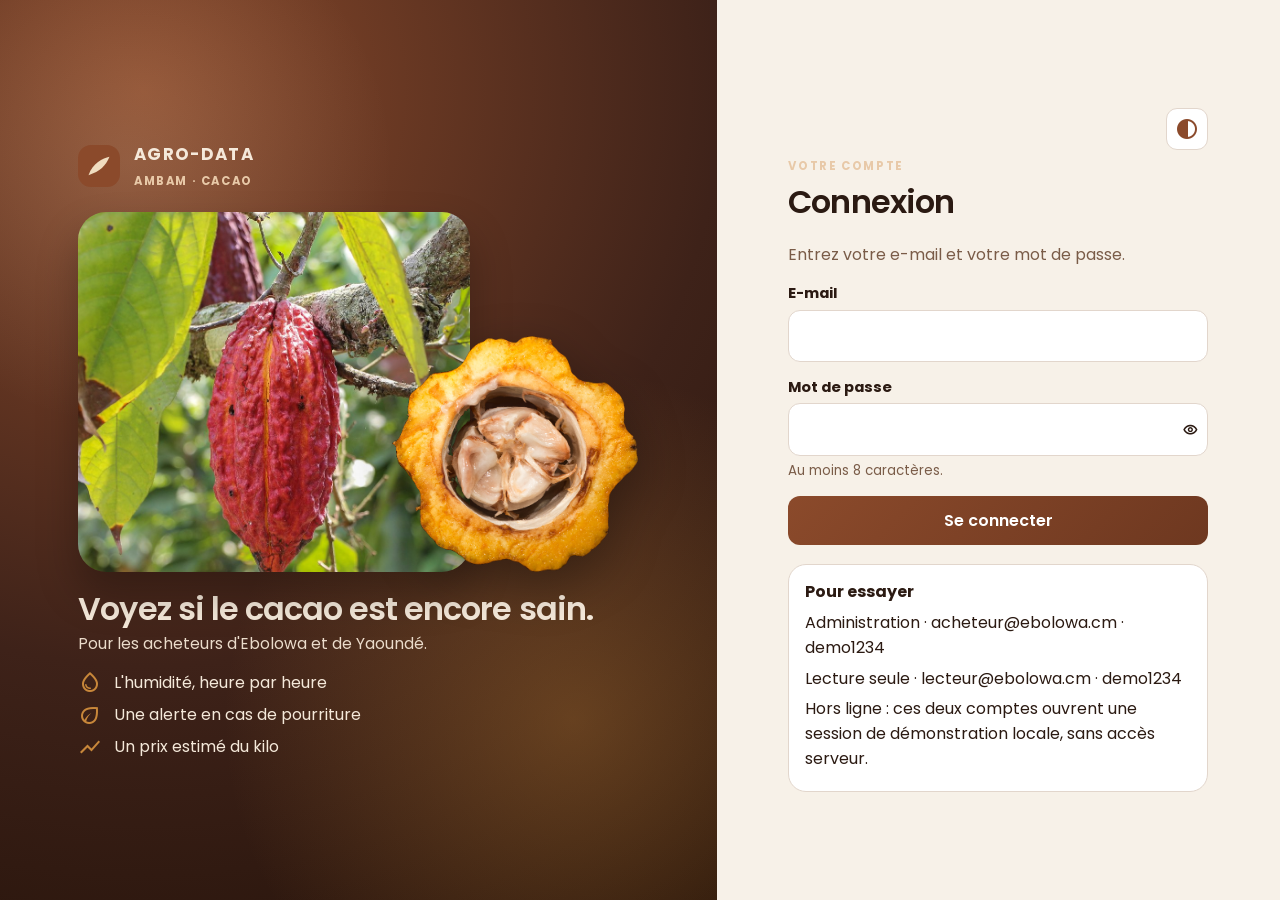
<file: dashboard/index.html>
<!--
  Rôle : page de connexion du dashboard acheteur.
  Auteur : NEGOUE Patrick
  Bloc : B (MOD-B4)
-->
<!DOCTYPE html>
<html lang="fr">
<head>
  <meta charset="utf-8">
  <meta name="viewport" content="width=device-width, initial-scale=1">
  <title>Connexion · AGRO-DATA</title>
  <link rel="icon" href="data:image/svg+xml,%3Csvg xmlns='http://www.w3.org/2000/svg' viewBox='0 0 32 32'%3E%3Crect width='32' height='32' rx='8' fill='%238b4a2b'/%3E%3Cpath d='M8 23c3-9 11-13 16-14-3 7-7 11-16 14z' fill='%23f0ddc0'/%3E%3C/svg%3E">
  <link rel="preconnect" href="https://fonts.googleapis.com">
  <link rel="preconnect" href="https://fonts.gstatic.com" crossorigin>
  <link href="https://fonts.googleapis.com/css2?family=Poppins:wght@400;500;600;700&family=Material+Symbols+Outlined:opsz,wght,FILL,GRAD@24,400,0,0&display=swap" rel="stylesheet">
  <link rel="stylesheet" href="css/app.css">
  <script>
    if (location.protocol === "file:") document.documentElement.classList.add("file-protocol");
    try {
      const saved = localStorage.getItem("agro-data-theme");
      if (saved === "light" || saved === "dark") document.documentElement.dataset.theme = saved;
    } catch (error) {
      /* préférence système */
    }
  </script>
</head>
<body class="page-login">
  <p class="file-banner">
    Ouvrez AGRO-DATA depuis son adresse web. Le fichier ouvert directement dans le navigateur ne charge pas la configuration.
  </p>
  <section class="hero">
    <div class="hero-inner">
      <div class="brand">
        <svg width="42" height="42" viewBox="0 0 32 32" aria-hidden="true">
          <rect width="32" height="32" rx="10" fill="#8b4a2b"/>
          <path d="M8 23c3-9 11-13 16-14-3 7-7 11-16 14z" fill="#f0ddc0"/>
        </svg>
        <div>
          <strong>AGRO-DATA</strong>
          <small>Ambam · cacao</small>
        </div>
      </div>
      <figure class="pod-stage">
        <img class="pod-main" src="assets/cacao-branche.jpg" alt="Cabosse rouge de cacao encore sur la branche">
        <img class="pod-cut" src="assets/cacao-coupe.png" alt="Coupe d'une cabosse, fèves visibles">
      </figure>
      <div class="hero-copy">
        <h1>Voyez si le cacao est encore sain.</h1>
        <p>Pour les acheteurs d'Ebolowa et de Yaoundé.</p>
        <ul class="hero-points">
          <li><span class="material-symbols-outlined" aria-hidden="true">water_drop</span> L'humidité, heure par heure</li>
          <li><span class="material-symbols-outlined" aria-hidden="true">eco</span> Une alerte en cas de pourriture</li>
          <li><span class="material-symbols-outlined" aria-hidden="true">show_chart</span> Un prix estimé du kilo</li>
        </ul>
      </div>
    </div>
  </section>
  <main class="login-panel">
    <div class="login-card">
      <div style="display:flex;justify-content:flex-end;margin-bottom:0.5rem">
        <button class="icon-btn theme-btn" type="button" data-action="theme" aria-label="Thème" title="Thème clair / sombre">
          <span class="material-symbols-outlined" aria-hidden="true">contrast</span>
        </button>
      </div>
      <p class="eyebrow">Votre compte</p>
      <h2>Connexion</h2>
      <p class="lede">Entrez votre e-mail et votre mot de passe.</p>
      <form id="login-form" novalidate>
        <label class="field">
          <span>E-mail</span>
          <input name="email" type="email" autocomplete="username" required>
        </label>
        <label class="field">
          <span>Mot de passe</span>
          <div class="password-row">
            <input id="password" name="password" type="password" autocomplete="current-password" minlength="8" required>
            <button type="button" class="icon-btn" data-toggle-password="#password" aria-pressed="false" aria-label="Afficher le mot de passe">
              <span class="material-symbols-outlined" aria-hidden="true">visibility</span>
            </button>
          </div>
          <small class="hint">Au moins 8 caractères.</small>
        </label>
        <p id="login-error" class="login-error" role="alert" hidden></p>
        <button class="btn btn-primary btn-block" type="submit">Se connecter</button>
      </form>
      <div class="demo-box">
        <strong>Pour essayer</strong>
        <p>Administration · acheteur@ebolowa.cm · demo1234</p>
        <p>Lecture seule · lecteur@ebolowa.cm · demo1234</p>
        <p>Hors ligne : ces deux comptes ouvrent une session de démonstration locale, sans accès serveur.</p>
      </div>
    </div>
  </main>
  <div id="toast-root" aria-live="polite"></div>
  <script src="config.js"></script>
  <script>
    (function () {
      const root = document.documentElement;
      document.addEventListener("click", (event) => {
        const button = event.target.closest("[data-action='theme']");
        if (!button) return;
        const dark = getComputedStyle(root).colorScheme === "dark";
        const next = dark ? "light" : "dark";
        root.dataset.theme = next;
        try { localStorage.setItem("agro-data-theme", next); } catch (error) { /* stockage indisponible */ }
      });
    })();
  </script>
  <script type="module" src="js/auth.js"></script>
</body>
</html>
</file>
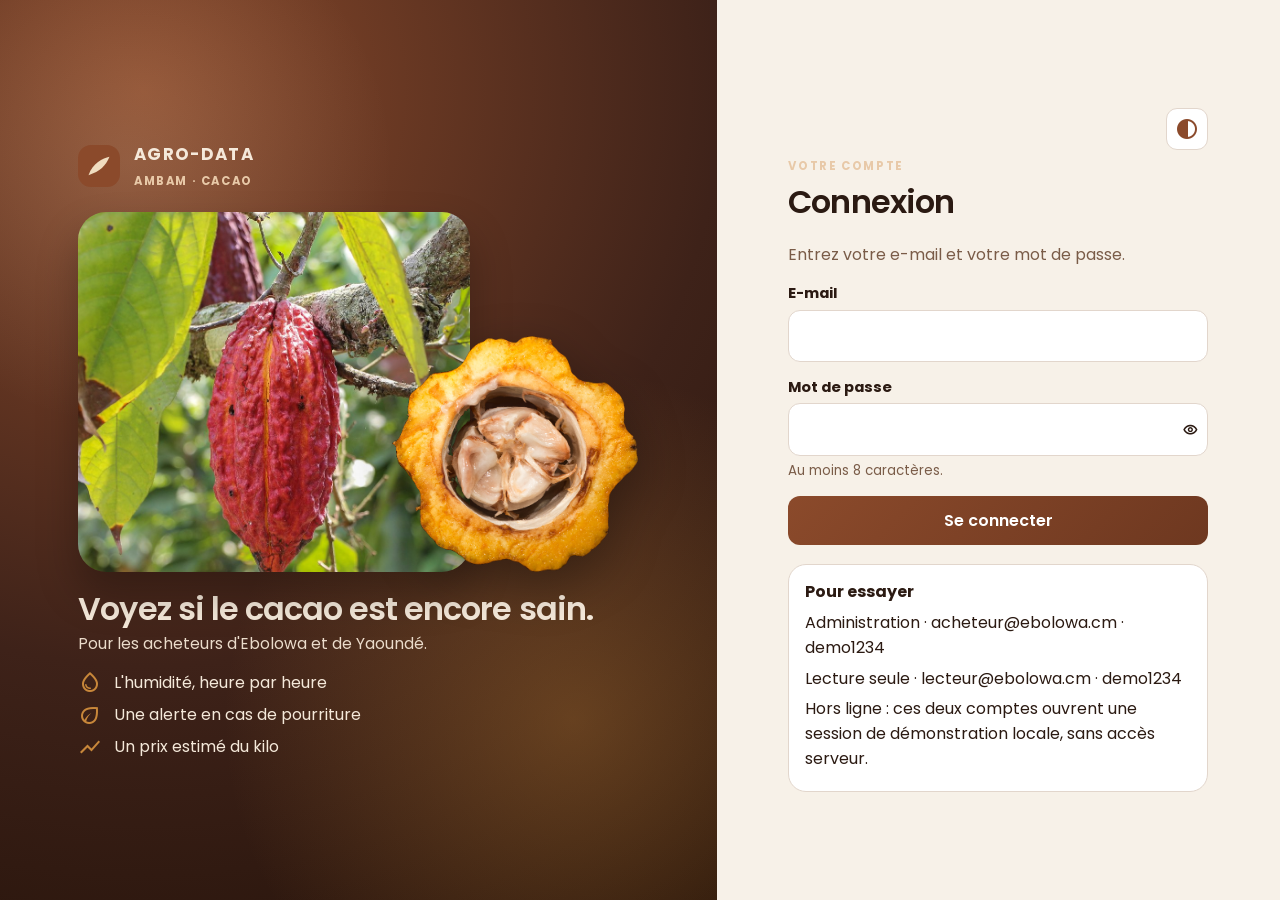
<file: dashboard/app.html>
<!--
  Rôle : application dashboard (indicateurs, graphiques, tableaux, gestion).
  Auteur : NEGOUE Patrick
  Bloc : B (MOD-B3, MOD-B4)
-->
<!DOCTYPE html>
<html lang="fr">
<head>
  <meta charset="utf-8">
  <meta name="viewport" content="width=device-width, initial-scale=1">
  <title>Tableau de bord · AGRO-DATA</title>
  <link rel="icon" href="data:image/svg+xml,%3Csvg xmlns='http://www.w3.org/2000/svg' viewBox='0 0 32 32'%3E%3Crect width='32' height='32' rx='8' fill='%238b4a2b'/%3E%3Cpath d='M8 23c3-9 11-13 16-14-3 7-7 11-16 14z' fill='%23f0ddc0'/%3E%3C/svg%3E">
  <link rel="preconnect" href="https://fonts.googleapis.com">
  <link rel="preconnect" href="https://fonts.gstatic.com" crossorigin>
  <link href="https://fonts.googleapis.com/css2?family=Poppins:wght@400;500;600;700&family=Material+Symbols+Outlined:opsz,wght,FILL,GRAD@24,400,0,0&display=swap" rel="stylesheet">
  <link rel="stylesheet" href="vendor/jqwidgets/styles/jqx.base.css">
  <link rel="stylesheet" href="css/app.css">
  <script>
    if (location.protocol === "file:") document.documentElement.classList.add("file-protocol");
    // Thème choisi au clic : appliqué avant le premier rendu pour éviter un
    // flash clair. Sans choix enregistré, la préférence système s'applique.
    try {
      const saved = localStorage.getItem("agro-data-theme");
      if (saved === "light" || saved === "dark") document.documentElement.dataset.theme = saved;
    } catch (error) {
      /* stockage indisponible : préférence système */
    }
  </script>
</head>
<body>
  <p class="file-banner">
    Ouvrez AGRO-DATA depuis son adresse web. Le fichier ouvert directement dans le navigateur ne charge pas la configuration.
  </p>
  <div class="app-shell">
    <aside class="sidebar" id="sidebar">
      <div class="brand">
        <svg width="36" height="36" viewBox="0 0 32 32" aria-hidden="true">
          <rect width="32" height="32" rx="10" fill="#8b4a2b"/>
          <path d="M8 23c3-9 11-13 16-14-3 7-7 11-16 14z" fill="#f0ddc0"/>
        </svg>
        <div>
          <strong>AGRO-DATA</strong>
          <small>Ambam · cacao</small>
        </div>
      </div>
      <button class="side-link is-active" type="button" data-nav="dashboard" aria-current="page"><span class="material-symbols-outlined" aria-hidden="true">dashboard</span> Tableau de bord</button>
      <button class="side-link" type="button" data-nav="mesures"><span class="material-symbols-outlined" aria-hidden="true">monitoring</span> Mesures</button>
      <button class="side-link" type="button" data-nav="parcelles"><span class="material-symbols-outlined" aria-hidden="true">yard</span> Parcelles</button>
      <button class="side-link" type="button" data-nav="appareils"><span class="material-symbols-outlined" aria-hidden="true">sensors</span> Appareils</button>
      <button class="side-link" type="button" data-nav="abonnes"><span class="material-symbols-outlined" aria-hidden="true">group</span> Abonnés</button>
      <button class="side-link" type="button" data-nav="terrain"><span class="material-symbols-outlined" aria-hidden="true">eco</span> Lecture terrain</button>
      <button class="side-link" type="button" data-nav="journal"><span class="material-symbols-outlined" aria-hidden="true">receipt_long</span> Journal des prix</button>
      <div class="sidebar-foot">
        <p id="mode-label" class="mode-label"></p>
        <button id="reset-demo" class="btn btn-ghost" type="button" data-action="reset-demo" hidden>Réinitialiser</button>
        <button class="btn btn-ghost" type="button" data-action="logout">Quitter</button>
      </div>
    </aside>
    <button class="nav-backdrop" type="button" data-action="menu" aria-label="Fermer le menu"></button>
    <div class="workspace">
      <header class="topbar">
        <div class="topbar-title">
          <button class="icon-btn menu-btn" type="button" data-action="menu" aria-label="Ouvrir le menu" aria-expanded="false" aria-controls="sidebar">
            <span class="material-symbols-outlined" aria-hidden="true">menu</span>
          </button>
          <div>
            <p class="eyebrow">AGRO-DATA</p>
            <h1 id="view-title">Tableau de bord</h1>
          </div>
        </div>
        <button class="icon-btn theme-btn" type="button" data-action="theme" aria-label="Thème" title="Thème clair / sombre">
          <span class="material-symbols-outlined" aria-hidden="true">contrast</span>
        </button>
        <div class="user-chip">
          <span class="material-symbols-outlined" aria-hidden="true">account_circle</span>
          <span>
            <strong id="user-name"></strong>
            <small id="user-role"></small>
          </span>
        </div>
      </header>
      <main id="view"></main>
    </div>
  </div>
  <div id="toast-root" aria-live="polite"></div>
  <div id="modal-root"></div>
  <script src="vendor/jquery.min.js"></script>
  <script src="vendor/jqwidgets/jqxcore.js"></script>
  <script src="vendor/jqwidgets/jqxdata.js"></script>
  <script src="vendor/jqwidgets/jqxbuttons.js"></script>
  <script src="vendor/jqwidgets/jqxscrollbar.js"></script>
  <script src="vendor/jqwidgets/jqxmenu.js"></script>
  <script src="vendor/jqwidgets/jqxcheckbox.js"></script>
  <script src="vendor/jqwidgets/jqxlistbox.js"></script>
  <script src="vendor/jqwidgets/jqxdropdownlist.js"></script>
  <script src="vendor/jqwidgets/jqxgrid.js"></script>
  <script src="vendor/jqwidgets/jqxgrid.selection.js"></script>
  <script src="vendor/jqwidgets/jqxgrid.columnsresize.js"></script>
  <script src="vendor/jqwidgets/jqxgrid.filter.js"></script>
  <script src="vendor/jqwidgets/jqxgrid.sort.js"></script>
  <script src="vendor/jqwidgets/jqxgrid.pager.js"></script>
  <script src="vendor/chart.umd.min.js"></script>
  <script src="config.js"></script>
  <script type="module" src="js/app.js"></script>
</body>
</html>
</file>
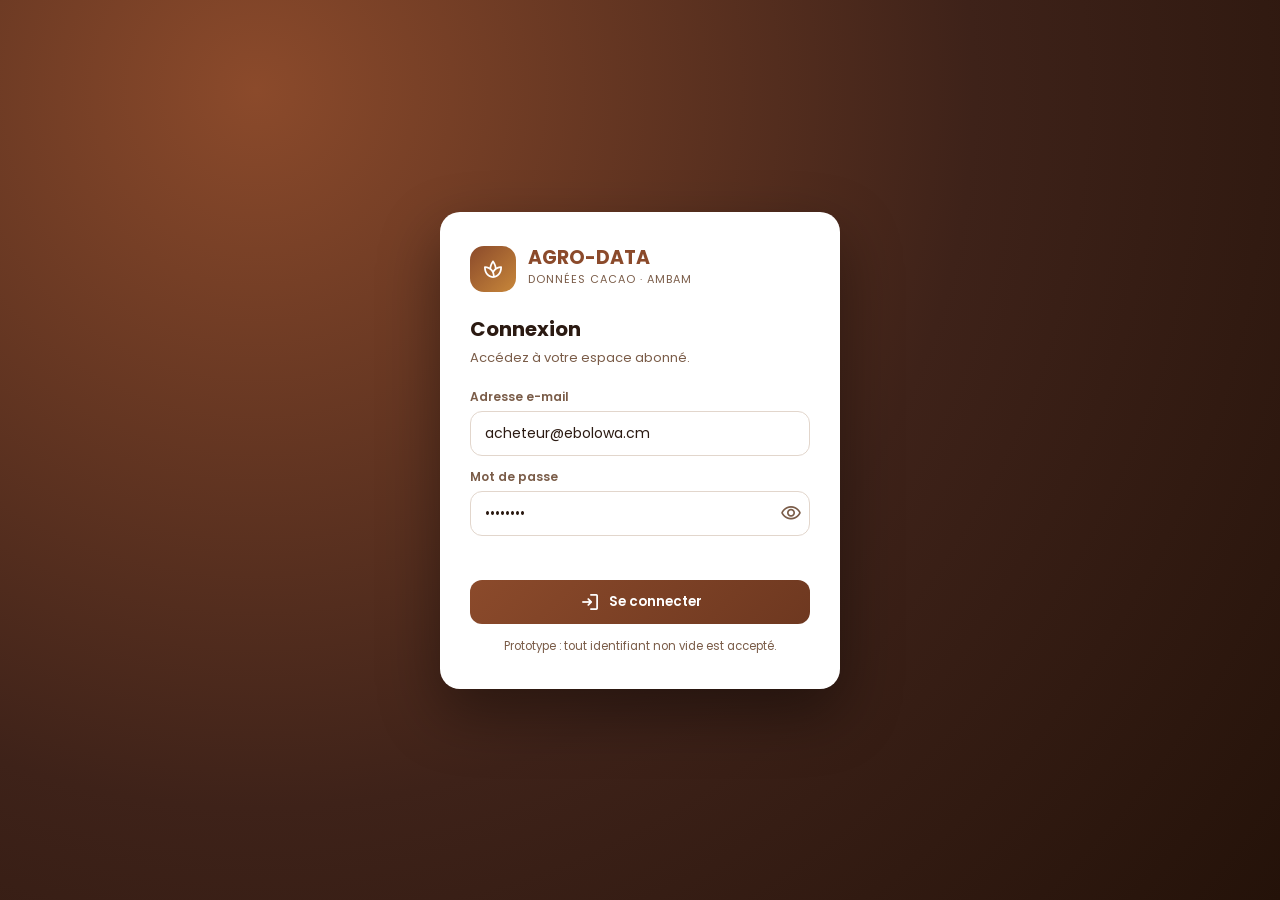
<file: maquettes/agro-data-maquette.html>
<!DOCTYPE html>
<html lang="fr">
<head>
<meta charset="UTF-8">
<meta name="viewport" content="width=device-width, initial-scale=1, viewport-fit=cover">
<title>AGRO-DATA : Maquette interactive</title>
<!-- Maquette de démonstration (données simulées, aucun backend). Conception : MOD-B1 / B2 -->
<link href="https://fonts.googleapis.com/css2?family=Poppins:wght@400;500;600;700&display=swap" rel="stylesheet">
<link href="https://fonts.googleapis.com/css2?family=Material+Symbols+Rounded:opsz,wght,FILL@20..48,300..700,0..1&display=swap" rel="stylesheet">
<style>
:root{--brun:#8B4A2B;--brun-f:#3E2219;--brun-m:#5A3020;--or:#C8873A;--creme:#F0DDC0;--fond:#F7F1E8;--carte:#fff;--encre:#2B1A12;--gris:#7A5C48;--bord:#E2D6CC;--ok:#4F7F3A;--mod:#C8873A;--ko:#A63D2F;--ombre:0 10px 28px rgba(62,34,25,.10);color-scheme:light}
@media (prefers-color-scheme:dark){:root:not([data-theme="light"]){--fond:#1E120D;--carte:#2B1A12;--encre:#F5E9DA;--gris:#C9AE98;--bord:#4A2E22;--creme:#3A2419;--color-scheme:dark;color-scheme:dark}}
:root[data-theme="dark"]{--fond:#1E120D;--carte:#2B1A12;--encre:#F5E9DA;--gris:#C9AE98;--bord:#4A2E22;--creme:#3A2419;color-scheme:dark}
*{box-sizing:border-box;margin:0;padding:0}
html,body{height:100%}
:root{padding-top:env(safe-area-inset-top,0px);padding-bottom:env(safe-area-inset-bottom,0px)}
html{scroll-padding-top:env(safe-area-inset-top,0px)}
body{font-family:Poppins,system-ui,sans-serif;background:var(--fond);color:var(--encre);font-size:14px}
.ms{font-family:"Material Symbols Rounded";font-weight:400;font-style:normal;font-size:22px;line-height:1;vertical-align:middle;display:inline-block;font-feature-settings:"liga"}
button{font-family:inherit;cursor:pointer}
.hide{display:none!important}
/* Connexion */
#login{min-height:100%;display:grid;place-items:center;padding:20px;background:radial-gradient(circle at 20% 10%,#8B4A2B 0,#3E2219 55%,#241209 100%)}
.box{background:var(--carte);border-radius:20px;box-shadow:0 24px 60px rgba(0,0,0,.4);width:100%;max-width:400px;padding:34px 30px}
.logo{display:flex;align-items:center;gap:12px;margin-bottom:22px}
.logo i{width:46px;height:46px;border-radius:14px;background:linear-gradient(135deg,var(--brun),var(--or));display:grid;place-items:center;color:#fff}
.logo b{font-size:19px;color:var(--brun);display:block;line-height:1.1}.logo small{color:var(--gris);font-size:11px;letter-spacing:1px}
h1{font-size:20px;margin-bottom:4px}.sous{color:var(--gris);font-size:13px;margin-bottom:20px}
label{font-size:12px;font-weight:600;color:var(--gris);display:block;margin:12px 0 5px}
.champ{position:relative}
input,select{width:100%;padding:11px 14px;border:1.5px solid var(--bord);border-radius:12px;font:inherit;background:var(--carte);color:var(--encre);outline:none}
input:focus,select:focus{border-color:var(--brun);box-shadow:0 0 0 3px rgba(200,135,58,.25)}
.champ button{position:absolute;right:8px;top:50%;transform:translateY(-50%);border:none;background:none;color:var(--gris)}
.btn{display:inline-flex;align-items:center;justify-content:center;gap:8px;padding:11px 18px;border:none;border-radius:12px;font-weight:600;font-size:13.5px;background:linear-gradient(135deg,var(--brun),#6E3820);color:#fff;transition:.2s}
.btn:hover{filter:brightness(1.12);transform:translateY(-1px)}
.btn.bl{width:100%;margin-top:20px}.btn.sec{background:var(--creme);color:var(--brun)}.btn.ko{background:var(--ko)}
.note{font-size:11.5px;color:var(--gris);margin-top:14px;text-align:center}
.err{color:var(--ko);font-size:12px;margin-top:8px;min-height:16px}
/* Application */
#app{display:flex;min-height:100%}
aside{width:236px;background:linear-gradient(180deg,#4A2618,#2E160D);color:#F5E9DA;position:fixed;inset:0 auto 0 0;display:flex;flex-direction:column;padding:18px 12px;z-index:20}
aside .logo{padding:0 6px}aside .logo b{color:#fff}aside .logo small{color:#D9B99A}
aside nav{flex:1;margin-top:8px}
aside nav button{display:flex;align-items:center;gap:11px;width:100%;padding:11px 12px;margin:3px 0;border:none;border-radius:11px;background:none;color:#EBD9C5;font-size:13px;font-weight:500;text-align:left}
aside nav button:hover{background:rgba(255,255,255,.09)}
aside nav button.on{background:rgba(255,255,255,.15);box-shadow:inset 3px 0 0 var(--or);color:#fff}
.user{display:flex;gap:10px;align-items:center;padding:12px 6px;border-top:1px solid rgba(255,255,255,.12);font-size:12px}
.user i{width:36px;height:36px;border-radius:50%;background:var(--or);color:#2B1A12;display:grid;place-items:center;font-style:normal;font-weight:700}
main{flex:1;margin-left:236px;min-width:0}
header{position:sticky;top:0;z-index:10;background:color-mix(in srgb,var(--carte) 90%,transparent);backdrop-filter:blur(8px);border-bottom:1px solid var(--bord);padding:13px 24px;display:flex;align-items:center;gap:12px}
header h2{font-size:17px;color:var(--brun)}header .sp{flex:1}
.ib{border:1px solid var(--bord);background:var(--carte);color:var(--encre);border-radius:11px;padding:8px}
.vue{padding:22px 24px;max-width:1200px}
.grille{display:grid;gap:16px}.g4{grid-template-columns:repeat(auto-fit,minmax(210px,1fr))}.g2{grid-template-columns:repeat(auto-fit,minmax(340px,1fr));margin-top:16px}
.card{background:var(--carte);border:1px solid var(--bord);border-radius:16px;padding:18px;box-shadow:var(--ombre)}
.kpi{display:flex;gap:14px;align-items:center}
.kpi .ic{width:48px;height:48px;border-radius:14px;display:grid;place-items:center;background:var(--creme);color:var(--brun)}
.kpi small{color:var(--gris);font-size:12px}.kpi b{font-size:25px;display:block;line-height:1.15}
.card h3{font-size:14px;margin-bottom:4px}.card .sub{font-size:11.5px;color:var(--gris);margin-bottom:12px}
.pill{display:inline-block;padding:3px 11px;border-radius:99px;font-size:11.5px;font-weight:600;color:#fff}
.ok{background:var(--ok)}.mod{background:var(--mod)}.ko{background:var(--ko)}
svg text{fill:var(--gris);font-size:10px;font-family:Poppins}
.scroll{overflow-x:auto}
table{width:100%;border-collapse:collapse;font-size:13px;min-width:560px}
th{text-align:left;font-size:11px;letter-spacing:.8px;text-transform:uppercase;color:var(--gris);padding:10px;border-bottom:2px solid var(--bord)}
td{padding:11px 10px;border-bottom:1px solid var(--bord)}tr:hover td{background:color-mix(in srgb,var(--creme) 50%,transparent)}
.barre{height:7px;background:var(--bord);border-radius:9px;overflow:hidden;min-width:70px}.barre i{display:block;height:100%;border-radius:9px}
.outils{display:flex;gap:10px;flex-wrap:wrap;margin-bottom:14px}.outils input{max-width:300px}
.mini{border:none;background:var(--creme);color:var(--brun);border-radius:9px;padding:6px;margin-right:4px}.mini.d{color:var(--ko)}
/* Modal + toast */
.fond{position:fixed;inset:0;background:rgba(30,15,8,.55);display:grid;place-items:center;z-index:100;padding:16px}
.modal{background:var(--carte);border-radius:18px;padding:24px;width:100%;max-width:440px;animation:in .25s}
@keyframes in{from{transform:translateY(14px);opacity:0}}
.modal h3{color:var(--brun);margin-bottom:6px;font-size:16px}.modal .ligne{display:grid;grid-template-columns:1fr 1fr;gap:12px}
.acts{display:flex;gap:10px;justify-content:flex-end;margin-top:20px}
#toast{position:fixed;right:18px;bottom:calc(18px + env(safe-area-inset-bottom,0px));z-index:200;display:flex;flex-direction:column;gap:8px}
.t{background:var(--brun-f);color:#fff;padding:12px 16px;border-radius:12px;display:flex;gap:10px;align-items:center;box-shadow:var(--ombre);border-left:4px solid var(--or);animation:in .3s}
.drop{border:2px dashed var(--or);border-radius:16px;padding:30px;text-align:center;color:var(--gris);background:var(--creme)}
.cabosse{width:100%;height:150px;border-radius:14px;background:radial-gradient(circle at 35% 40%,#6b3a1d 0 16%,transparent 17%),radial-gradient(circle at 62% 58%,#3d1f10 0 11%,transparent 12%),linear-gradient(135deg,#d9a441,#b9772b);position:relative;margin-bottom:12px}
/* Producteur zéro-texte */
.zt{max-width:460px;margin:0 auto;text-align:center}
.feu{width:190px;height:190px;border-radius:50%;margin:10px auto 22px;display:grid;place-items:center;color:#fff;box-shadow:0 14px 40px rgba(0,0,0,.25)}
.feu .ms{font-size:96px}
.gros{display:grid;grid-template-columns:1fr 1fr;gap:14px}
.gros button{border:none;border-radius:20px;padding:24px 10px;background:var(--carte);border:2px solid var(--bord);color:var(--brun);transition:.2s}
.gros button:hover{border-color:var(--or);transform:translateY(-2px)}.gros .ms{font-size:52px;display:block;margin-bottom:6px}
.gros b{font-size:20px}
.tel{max-width:420px;margin:0 auto}
@media(max-width:820px){aside{position:static;width:100%;flex-direction:row;align-items:center;padding:8px;overflow-x:auto;inset:auto}aside .logo small,aside .user,aside .logo b{display:none}aside .logo{margin:0}aside nav{display:flex;margin:0}aside nav button{width:auto;white-space:nowrap}#app{flex-direction:column}main{margin-left:0}.vue{padding:16px}}
</style>
</head>
<body>

<!-- Page de connexion (PB-12) -->
<section id="login">
  <div class="box">
    <div class="logo"><i><span class="ms">spa</span></i><div><b>AGRO-DATA</b><small>DONNÉES CACAO · AMBAM</small></div></div>
    <h1>Connexion</h1><p class="sous">Accédez à votre espace abonné.</p>
    <label for="u">Adresse e-mail</label><input id="u" type="email" value="acheteur@ebolowa.cm">
    <label for="p">Mot de passe</label>
    <div class="champ"><input id="p" type="password" value="demo1234"><button type="button" id="oeil" aria-label="Afficher le mot de passe"><span class="ms">visibility</span></button></div>
    <div class="err" id="err"></div>
    <button class="btn bl" id="go"><span class="ms">login</span>Se connecter</button>
    <p class="note">Prototype : tout identifiant non vide est accepté.</p>
  </div>
</section>

<!-- Application -->
<div id="app" class="hide">
  <aside>
    <div class="logo"><i><span class="ms">spa</span></i><div><b>AGRO-DATA</b><small>DAAS CACAO</small></div></div>
    <nav id="nav">
      <button data-v="dash" class="on"><span class="ms">space_dashboard</span>Tableau de bord</button>
      <button data-v="plots"><span class="ms">grass</span>Parcelles</button>
      <button data-v="diag"><span class="ms">photo_camera</span>Diagnostic IA</button>
      <button data-v="prod"><span class="ms">smartphone</span>Vue producteur</button>
      <button data-v="api"><span class="ms">api</span>API REST</button>
    </nav>
    <div class="user"><i>A</i><div><b>Acheteur Ebolowa</b><br><span style="color:#D9B99A">Abonnement actif</span></div></div>
  </aside>
  <main>
    <header>
      <h2 id="titre">Tableau de bord</h2><span class="sp"></span>
      <button class="ib" id="theme" aria-label="Thème"><span class="ms">contrast</span></button>
      <button class="ib" id="out" aria-label="Déconnexion"><span class="ms">logout</span></button>
    </header>
    <div class="vue" id="vue"></div>
  </main>
</div>
<div id="toast"></div>

<script>
/* ===== Données simulées (contrat JSON, section 12 du cahier) ===== */
let parcelles=[
 {id:1,nom:"Parcelle Nkoulou",village:"Ambam centre",ha:3.2,h:62,ia:0.55},
 {id:2,nom:"Parcelle Ntem Nord",village:"Ntem",ha:5.0,h:20,ia:0.18},
 {id:3,nom:"Parcelle Mvila",village:"Ma’an",ha:2.4,h:0,ia:0.05},
 {id:4,nom:"Parcelle Akom",village:"Ambam est",ha:4.1,h:49,ia:0.30}
];
let nextId=5, filtre="";
const $=s=>document.querySelector(s);
/* RM2 : indice = 60 x min(1, h/48) + 40 x taux IA */
const indice=p=>Math.round(60*Math.min(1,p.h/48)+40*p.ia);
const niveau=i=>i<30?["Faible","ok","var(--ok)"]:i<=60?["Modéré","mod","var(--mod)"]:["Élevé","ko","var(--ko)"];
const moy=()=>Math.round(parcelles.reduce((a,p)=>a+indice(p),0)/(parcelles.length||1));
function toast(m){const t=document.createElement("div");t.className="t";t.innerHTML='<span class="ms">check_circle</span>'+m;$("#toast").append(t);setTimeout(()=>t.remove(),3200)}
function esc(s){return String(s).replace(/[&<>"]/g,c=>({"&":"&amp;","<":"&lt;",">":"&gt;",'"':"&quot;"}[c]))}

/* ===== Connexion ===== */
$("#oeil").onclick=()=>{const p=$("#p"),s=p.type==="password";p.type=s?"text":"password";$("#oeil .ms").textContent=s?"visibility_off":"visibility"};
$("#go").onclick=()=>{if(!$("#u").value.trim()||!$("#p").value){$("#err").textContent="Identifiants requis.";return}
 $("#login").classList.add("hide");$("#app").classList.remove("hide");show("dash")};
$("#out").onclick=()=>{$("#app").classList.add("hide");$("#login").classList.remove("hide")};
$("#theme").onclick=()=>{const r=document.documentElement;const d=getComputedStyle(r).colorScheme==="dark";r.dataset.theme=d?"light":"dark"};

/* ===== Navigation ===== */
const titres={dash:"Tableau de bord",plots:"Parcelles",diag:"Diagnostic IA",prod:"Vue producteur",api:"API REST"};
$("#nav").onclick=e=>{const b=e.target.closest("button");if(b)show(b.dataset.v)};
function show(v){document.querySelectorAll("#nav button").forEach(b=>b.classList.toggle("on",b.dataset.v===v));
 $("#titre").textContent=titres[v];$("#vue").innerHTML="";views[v]();window.scrollTo(0,0)}

/* ===== Graphique SVG simple ===== */
function ligne(series,{min,max,seuil,w=520,h=210,unit=""}){
 const x=i=>36+i*(w-50)/(series[0].d.length-1),y=v=>h-26-(v-min)/(max-min)*(h-44);
 let s=`<svg viewBox="0 0 ${w} ${h}" width="100%" role="img">`;
 for(let k=0;k<=4;k++){const v=min+k*(max-min)/4;s+=`<line x1="36" x2="${w-14}" y1="${y(v)}" y2="${y(v)}" stroke="var(--bord)"/><text x="4" y="${y(v)+3}">${Math.round(v)}${unit}</text>`}
 if(seuil!=null)s+=`<line x1="36" x2="${w-14}" y1="${y(seuil)}" y2="${y(seuil)}" stroke="var(--ko)" stroke-dasharray="5 4"/><text x="${w-110}" y="${y(seuil)-5}" style="fill:var(--ko)">Seuil ${seuil}${unit}</text>`;
 series.forEach(S=>{s+=`<polyline fill="none" stroke="${S.c}" stroke-width="2.6" stroke-linejoin="round" ${S.dash?'stroke-dasharray="6 4"':""} points="${S.d.map((v,i)=>x(i)+","+y(v)).join(" ")}"/>`});
 ["J-6","J-5","J-4","J-3","J-2","J-1","Auj."].forEach((l,i)=>{if(series[0].d.length===7)s+=`<text x="${x(i)-9}" y="${h-8}">${l}</text>`});
 return s+"</svg>"}

const views={
dash(){
 const m=moy(),n=niveau(m),al=parcelles.filter(p=>p.h>=48).length;
 const hum=[78,80,83,86,88,87,89],hum2=[72,74,73,75,76,74,75];
 $("#vue").innerHTML=`
 <div class="grille g4">
  <div class="card kpi"><div class="ic"><span class="ms">bug_report</span></div><div><small>Indice d’Infestation Global</small><b>${m}/100</b><span class="pill ${n[1]}">${n[0]}</span></div></div>
  <div class="card kpi"><div class="ic"><span class="ms">water_drop</span></div><div><small>Humidité moyenne (air)</small><b>83 %</b><small>+4 pts sur 7 jours</small></div></div>
  <div class="card kpi"><div class="ic"><span class="ms">notifications_active</span></div><div><small>Alertes actives</small><b>${al}</b><small>humidité > 85 % pendant 48 h</small></div></div>
  <div class="card kpi"><div class="ic"><span class="ms">inventory_2</span></div><div><small>Volume sain estimé</small><b>${Math.max(20,100-Math.round(m*0.7))} %</b><small>horizon 7 jours</small></div></div>
 </div>
 <div class="grille g2">
  <div class="card"><h3>Évolution de l’humidité de l’air</h3><div class="sub">Parcelle sous alerte (brun) et parcelle saine (vert), 7 jours</div>${ligne([{d:hum,c:"var(--brun)"},{d:hum2,c:"var(--ok)"}],{min:60,max:100,seuil:85,unit:" %"})}</div>
  <div class="card"><h3>Courbe de prix prédictive (FCFA/kg)</h3><div class="sub">Courbe de démonstration, coefficients à calibrer (ICCO, CICC)</div>${ligne([{d:[1050,1060,1055,1070,1065,1080,1085],c:"var(--gris)",dash:1},{d:[1050,1065,1070,1100,1120,1160,1185],c:"var(--or)"}],{min:1000,max:1250})}<div class="sub" style="margin-top:6px">Pointillé : prix de référence. Plein : ajusté selon l’indice.</div></div>
 </div>
 <div class="card" style="margin-top:16px"><h3>Parcelles à surveiller</h3><div class="sub">Classées par indice décroissant</div><div class="scroll"><table><tr><th>Parcelle</th><th>Village</th><th>Indice</th><th>Niveau</th></tr>
 ${[...parcelles].sort((a,b)=>indice(b)-indice(a)).slice(0,3).map(p=>{const i=indice(p),l=niveau(i);return`<tr><td><b>${esc(p.nom)}</b></td><td>${esc(p.village)}</td><td><div class="barre"><i style="width:${i}%;background:${l[2]}"></i></div></td><td><span class="pill ${l[1]}">${l[0]} · ${i}</span></td></tr>`}).join("")}</table></div></div>`},

plots(){
 $("#vue").innerHTML=`<div class="outils"><input id="q" placeholder="Rechercher une parcelle ou un village" value="${esc(filtre)}"><span style="flex:1"></span><button class="btn" id="add"><span class="ms">add</span>Nouvelle parcelle</button></div>
 <div class="card"><div class="scroll"><table id="tb"></table></div></div>`;
 $("#q").oninput=e=>{filtre=e.target.value;lister()};$("#add").onclick=()=>form();lister()},

diag(){
 $("#vue").innerHTML=`<div class="grille g2" style="margin-top:0"><div class="card"><h3>Analyser une cabosse</h3><div class="sub">POST /api/v1/diagnostic · modèle MobileNetV2 (preuve de concept)</div>
  <div class="drop" id="dz"><span class="ms" style="font-size:44px;color:var(--brun)">add_a_photo</span><p>Glissez une photo ou cliquez pour utiliser une image d’exemple</p></div></div>
  <div class="card" id="res"><h3>Résultat</h3><div class="sub">En attente d’une image.</div></div></div>`;
 $("#dz").onclick=()=>{$("#res").innerHTML=`<h3>Résultat</h3><div class="sub">Analyse terminée (valeurs simulées)</div><div class="cabosse"></div>
  <p><span class="pill ko">Pourriture brune détectée</span></p><p style="margin:12px 0 5px;font-size:12px">Score de confiance : <b>87 %</b></p><div class="barre"><i style="width:87%;background:var(--ko)"></i></div>
  <p class="sub" style="margin-top:12px">Recommandation : pulvérisation ciblée sur la parcelle concernée.</p>`;toast("Diagnostic terminé")}},

prod(){
 const n=niveau(moy());const ic=n[1]==="ok"?"sentiment_satisfied":n[1]==="mod"?"warning":"dangerous";
 $("#vue").innerHTML=`<div class="zt"><p class="sub">Interface « zéro-texte » : une tâche en moins de 60 secondes (PB-15)</p>
 <div class="feu" style="background:${n[2]}"><span class="ms">${ic}</span></div>
 <div class="gros"><button id="z1"><span class="ms">water_drop</span><b>${Math.round(65+moy()/4)} %</b></button><button id="z2"><span class="ms">thermostat</span><b>27 °C</b></button>
 <button id="z3"><span class="ms">volume_up</span><b>Écouter</b></button><button id="z4"><span class="ms">call</span><b>Appeler</b></button></div></div>`;
 $("#z3").onclick=()=>toast("Lecture vocale de l’alerte (simulation)");$("#z4").onclick=()=>toast("Appel du conseiller agricole (simulation)")},

api(){
 const rows=[["POST","/api/v1/auth/login","Connexion"],["POST","/api/v1/measurements","Ingestion d’une mesure"],["GET","/api/v1/kpis","Indicateurs"],["GET","/api/v1/prices/forecast","Prix prédictif"],["CRUD","/api/v1/plots","Parcelles"],["POST","/api/v1/diagnostic","Diagnostic IA"]];
 $("#vue").innerHTML=`<div class="card"><h3>Intégrez les données à vos outils</h3><div class="sub">Clé d’API personnelle, limitation de débit</div>
 <div class="champ"><input readonly value="agro_live_••••••••••••••••" id="k"><button id="cp" aria-label="Copier"><span class="ms">content_copy</span></button></div>
 <div class="scroll" style="margin-top:14px"><table>${rows.map(r=>`<tr><td><span class="pill ${r[0]==="GET"?"ok":"mod"}">${r[0]}</span></td><td><code>${r[1]}</code></td><td>${r[2]}</td></tr>`).join("")}</table></div></div>`;
 $("#cp").onclick=()=>toast("Clé copiée")}
};

/* ===== Tableau CRUD ===== */
function lister(){
 const l=parcelles.filter(p=>(p.nom+p.village).toLowerCase().includes(filtre.toLowerCase()));
 $("#tb").innerHTML=`<tr><th>Parcelle</th><th>Village</th><th>Surface</th><th>H > 85 %</th><th>Indice</th><th></th></tr>`+
 (l.map(p=>{const i=indice(p),n=niveau(i);return`<tr><td><b>${esc(p.nom)}</b></td><td>${esc(p.village)}</td><td>${p.ha} ha</td><td>${p.h} h</td><td><span class="pill ${n[1]}">${n[0]} · ${i}</span></td>
 <td><button class="mini" data-e="${p.id}" aria-label="Modifier"><span class="ms">edit</span></button><button class="mini d" data-s="${p.id}" aria-label="Supprimer"><span class="ms">delete</span></button></td></tr>`}).join("")||`<tr><td colspan="6">Aucun résultat.</td></tr>`);
 $("#tb").onclick=e=>{const b=e.target.closest("button");if(!b)return;
  if(b.dataset.e)form(parcelles.find(p=>p.id==b.dataset.e));
  if(b.dataset.s)confirmer(parcelles.find(p=>p.id==b.dataset.s))}}
function modal(h){const f=document.createElement("div");f.className="fond";f.innerHTML=`<div class="modal">${h}</div>`;f.onclick=e=>{if(e.target===f)f.remove()};document.body.append(f);return f}
function form(p){
 const e=!!p;p=p||{nom:"",village:"",ha:1,h:0,ia:0};
 const f=modal(`<h3>${e?"Modifier":"Nouvelle"} parcelle</h3>
 <label>Nom</label><input id="f1" maxlength="40" value="${esc(p.nom)}"><label>Village</label><input id="f2" maxlength="40" value="${esc(p.village)}">
 <div class="ligne"><div><label>Surface (ha)</label><input id="f3" type="number" min="0.1" step="0.1" value="${p.ha}"></div><div><label>Heures > 85 %</label><input id="f4" type="number" min="0" max="168" value="${p.h}"></div></div>
 <label>Taux de détection IA (%)</label><input id="f5" type="number" min="0" max="100" value="${Math.round(p.ia*100)}">
 <div class="err" id="fe"></div><div class="acts"><button class="btn sec" id="c">Annuler</button><button class="btn" id="ok"><span class="ms">save</span>Enregistrer</button></div>`);
 f.querySelector("#c").onclick=()=>f.remove();
 f.querySelector("#ok").onclick=()=>{
  const d={nom:f.querySelector("#f1").value.trim(),village:f.querySelector("#f2").value.trim(),ha:+f.querySelector("#f3").value,h:+f.querySelector("#f4").value,ia:+f.querySelector("#f5").value/100};
  if(!d.nom||!d.village||!(d.ha>0)||d.h<0||d.h>168||d.ia<0||d.ia>1){f.querySelector("#fe").textContent="Vérifiez les champs (plages invalides).";return}
  if(e)Object.assign(p,d);else parcelles.push({id:nextId++,...d});
  f.remove();lister();toast(e?"Parcelle modifiée":"Parcelle créée")}}
function confirmer(p){
 const f=modal(`<h3>Supprimer cette parcelle ?</h3><p class="sub">${esc(p.nom)} sera retirée de la liste.</p><div class="acts"><button class="btn sec" id="c">Annuler</button><button class="btn ko" id="ok"><span class="ms">delete</span>Supprimer</button></div>`);
 f.querySelector("#c").onclick=()=>f.remove();
 f.querySelector("#ok").onclick=()=>{parcelles=parcelles.filter(x=>x!==p);f.remove();lister();toast("Parcelle supprimée")}}
</script>
</body>
</html>
</file>
<file: dashboard/css/app.css>
/*
  Rôle : styles du dashboard AGRO-DATA (connexion, indicateurs, tableaux, modales).
  Auteur : NEGOUE Patrick
  Bloc : B
*/

/* Palette reprise de la maquette interactive (maquettes/agro-data-maquette.html)
   et de docs/DESIGN_SYSTEM.md : brun cacao, or, crème. */
:root {
  --brown: #8b4a2b;
  --brown-deep: #3e2219;
  --brown-mid: #5a3020;
  --amber: #c8873a;
  --cream: #f0ddc0;

  --ink: #2b1a12;
  --muted: #7a5c48;
  --paper: #f7f1e8;
  --card: #ffffff;
  --line: #e2d6cc;
  --ok: #4f7f3a;
  --ok-text: #4f7f3a;
  --ok-bg: #e8f0e1;
  --warn: #7a4712;
  --warn-bg: #f9ead6;
  --danger: #a63d2f;
  --danger-text: #a63d2f;
  --danger-bg: #f7e3de;
  --brand-text: #8b4a2b;
  --table-head: #faf5ec;
  --row-hover: rgba(240, 221, 192, 0.45);
  --chart-grid: rgba(43, 26, 18, 0.07);
  --chart-humidity: #8b4a2b;
  --chart-humidity-fill: rgba(139, 74, 43, 0.12);
  --chart-index: #c8873a;
  --chart-index-fill: rgba(200, 135, 58, 0.14);
  --chart-price: #5a3020;
  --chart-price-fill: rgba(90, 48, 32, 0.1);
  --chart-threshold: #a63d2f;
  --shadow: 0 10px 28px rgba(62, 34, 25, 0.1);
  --sans: "Poppins", sans-serif;
  color-scheme: light;
}

/* Mode sombre : même mécanique que la maquette interactive — les surfaces
   changent, le brun cacao et l'or restent la signature de la marque. */
@media (prefers-color-scheme: dark) {
  :root:not([data-theme="light"]) {
    --ink: #f5e9da;
    --muted: #c9ae98;
    --paper: #1e120d;
    --card: #2b1a12;
    --line: #4a2e22;
    --cream: #3a2419;
    --ok-text: #a7d18c;
    --ok-bg: #23301c;
    --warn: #e0a35e;
    --warn-bg: #3a2419;
    --danger-text: #e9927f;
    --danger-bg: #4a1f18;
    --brand-text: #e2a86a;
    --table-head: #3a2419;
    --row-hover: rgba(245, 233, 218, 0.08);
    --chart-grid: rgba(245, 233, 218, 0.1);
    --chart-humidity: #e0a17a;
    --chart-humidity-fill: rgba(224, 161, 122, 0.16);
    --chart-index: #e0a35e;
    --chart-index-fill: rgba(224, 163, 94, 0.18);
    --chart-price: #c9ae98;
    --chart-price-fill: rgba(201, 174, 152, 0.14);
    --chart-threshold: #e9927f;
    --shadow: 0 10px 28px rgba(0, 0, 0, 0.45);
    color-scheme: dark;
  }
}

:root[data-theme="dark"] {
  --ink: #f5e9da;
  --muted: #c9ae98;
  --paper: #1e120d;
  --card: #2b1a12;
  --line: #4a2e22;
  --cream: #3a2419;
  --ok-text: #a7d18c;
  --ok-bg: #23301c;
  --warn: #e0a35e;
  --warn-bg: #3a2419;
  --danger-text: #e9927f;
  --danger-bg: #4a1f18;
  --brand-text: #e2a86a;
  --table-head: #3a2419;
  --row-hover: rgba(245, 233, 218, 0.08);
  --chart-grid: rgba(245, 233, 218, 0.1);
  --chart-humidity: #e0a17a;
  --chart-humidity-fill: rgba(224, 161, 122, 0.16);
  --chart-index: #e0a35e;
  --chart-index-fill: rgba(224, 163, 94, 0.18);
  --chart-price: #c9ae98;
  --chart-price-fill: rgba(201, 174, 152, 0.14);
  --chart-threshold: #e9927f;
  --shadow: 0 10px 28px rgba(0, 0, 0, 0.45);
  color-scheme: dark;
}

* { box-sizing: border-box; }

html, body { margin: 0; padding: 0; }

body {
  font-family: var(--sans);
  color: var(--ink);
  background: var(--paper);
  min-height: 100vh;
}

h1, h2, .terrain-name, .brand h1 { font-family: var(--sans); font-weight: 600; letter-spacing: -0.03em; }

button, input, select { font: inherit; color: inherit; }

:focus-visible { outline: 2px solid var(--amber); outline-offset: 2px; }

.sr-only {
  position: absolute;
  width: 1px;
  height: 1px;
  padding: 0;
  margin: -1px;
  overflow: hidden;
  clip: rect(0, 0, 0, 0);
  border: 0;
}

.file-banner { display: none; }

html.file-protocol .file-banner { display: block; }

html.file-protocol .login-panel,
html.file-protocol .app-shell { display: none; }

.page-login { min-height: 100vh; }

.hero {
  position: fixed;
  top: 0;
  left: 0;
  width: 56%;
  height: 100vh;
  overflow: hidden;
  color: #f5e9da;
  padding: 2rem 2.4rem;
  background:
    radial-gradient(circle at 18% 18%, rgba(240, 221, 192, 0.16), transparent 28%),
    radial-gradient(circle at 80% 80%, rgba(200, 135, 58, 0.35), transparent 38%),
    radial-gradient(circle at 20% 10%, #8b4a2b 0, #3e2219 58%, #241209 100%);
  display: flex;
  align-items: center;
  justify-content: center;
}

.hero-inner {
  width: min(100%, 560px);
  display: flex;
  flex-direction: column;
  justify-content: center;
  gap: clamp(0.9rem, 2.2vh, 1.45rem);
}

.brand { display: flex; gap: 0.85rem; align-items: center; }

.brand strong { display: block; font-size: 1.05rem; letter-spacing: 0.08em; }

.brand small, .eyebrow { color: #e8c9a8; letter-spacing: 0.14em; text-transform: uppercase; font-size: 0.72rem; font-weight: 700; }

.hero h1 { font-size: clamp(1.7rem, 2.5vw, 2.45rem); line-height: 1.08; margin: 0 0 0.45rem; }

.hero-copy { flex: 0 0 auto; }

.hero-copy p { color: #ebdccb; font-size: 0.98rem; line-height: 1.45; margin: 0; }

.pod-stage {
  position: relative;
  width: 100%;
  height: clamp(220px, 40vh, 400px);
  margin: 0;
}

.pod-main {
  position: absolute;
  top: 0;
  left: 0;
  width: 70%;
  height: 100%;
  object-fit: cover;
  object-position: center 30%;
  border-radius: 28px;
  display: block;
  box-shadow: 0 22px 40px rgba(0, 0, 0, 0.28);
}

.pod-cut {
  position: absolute;
  right: 0;
  bottom: 0;
  width: 44%;
  max-height: 88%;
  object-fit: contain;
  object-position: center bottom;
  filter: drop-shadow(0 16px 24px rgba(0, 0, 0, 0.35));
}

.hero-points { list-style: none; padding: 0; margin: 0.85rem 0 0; display: grid; gap: 0.45rem; }

.hero-points li { display: flex; gap: 0.7rem; align-items: center; color: #f5e9da; }

.hero-points .material-symbols-outlined { color: var(--amber); }

.login-panel { margin-left: 56%; min-height: 100vh; display: grid; place-items: center; padding: 2rem 1.4rem; }

.login-card { width: min(420px, 100%); }

.login-card h2 { margin: 0.2rem 0 0.4rem; font-size: 2rem; }

.lede, .caption, .hint, .kpi-detail, .mode-label { color: var(--muted); }

.field { display: flex; flex-direction: column; gap: 0.35rem; margin: 0.9rem 0; }

.field span { font-size: 0.92rem; font-weight: 700; }

input, select {
  width: 100%;
  border: 1.5px solid var(--line);
  background: var(--card);
  border-radius: 12px;
  padding: 0.8rem 0.9rem;
}

input:focus, select:focus { border-color: var(--brown); box-shadow: 0 0 0 3px rgba(200, 135, 58, 0.25); outline: none; }

.password-row { position: relative; }

.password-row input { padding-right: 3rem; }

.password-row .icon-btn { position: absolute; right: 0.3rem; top: 50%; transform: translateY(-50%); }

.icon-btn, .sort-btn {
  border: 0;
  background: transparent;
  cursor: pointer;
  border-radius: 10px;
  display: inline-flex;
  align-items: center;
  justify-content: center;
}

.btn {
  border: 0;
  border-radius: 12px;
  padding: 0.75rem 1.15rem;
  font-weight: 600;
  cursor: pointer;
  transition: filter 0.2s, transform 0.2s;
}

.btn-primary { background: linear-gradient(135deg, var(--brown), #6e3820); color: #fff; }

.btn-primary:hover { filter: brightness(1.12); }

.btn-ghost { background: transparent; border: 1px solid var(--line); }

.btn-danger { background: var(--danger); color: #fff; }

.btn:disabled { opacity: 0.45; cursor: not-allowed; }

.btn-block { width: 100%; }

.demo-box, .banner, .panel, .chart-card, .kpi {
  background: var(--card);
  border-radius: 18px;
}

.demo-box { padding: 0.9rem 1rem; margin-top: 1.2rem; border: 1px solid var(--line); }

.demo-box p { margin: 0.35rem 0; }

.banner { padding: 0.85rem 1rem; margin: 0 0 1rem; border: 1px solid transparent; }

.banner-danger { background: var(--danger-bg); color: var(--danger-text); }

.file-banner {
  margin: 1rem;
  padding: 1rem;
  background: var(--warn-bg);
  border-radius: 16px;
}

.login-error { color: var(--danger-text); min-height: 1.2rem; }

.app-shell { min-height: 100vh; }

.sidebar {
  position: fixed;
  top: 0;
  left: 0;
  width: 252px;
  height: 100vh;
  overflow: hidden;
  z-index: 30;
  background: linear-gradient(180deg, #4a2618, #2e160d);
  color: #f5e9da;
  padding: 0.85rem 0.75rem;
  display: flex;
  flex-direction: column;
  gap: 0.15rem;
}

.workspace { margin-left: 252px; min-height: 100vh; }

.sidebar .brand { padding: 0.4rem 0.5rem 1rem; }

.sidebar .brand strong { color: #fff; }

.sidebar .brand small { color: #d9b99a; }

.side-link {
  display: flex;
  gap: 0.7rem;
  align-items: center;
  width: 100%;
  text-align: left;
  border: 0;
  background: transparent;
  color: #ebd9c5;
  font-weight: 500;
  padding: 0.52rem 0.75rem;
  border-radius: 11px;
  cursor: pointer;
}

.side-link:hover { background: rgba(255, 255, 255, 0.09); }

.side-link.is-active {
  background: rgba(255, 255, 255, 0.15);
  box-shadow: inset 3px 0 0 var(--amber);
  color: #fff;
}

.sidebar-foot { margin-top: auto; display: grid; gap: 0.45rem; padding-top: 1rem; }

.sidebar-foot .btn { color: #f5e9da; border-color: rgba(255, 252, 248, 0.25); }

.mode-label { color: #d9b99a; margin: 0; font-size: 0.82rem; padding: 0 0.4rem; }

.workspace { padding: 1.2rem 1.4rem 2rem; min-width: 0; }

.topbar, .view-head, .toolbar { display: flex; justify-content: space-between; gap: 1rem; align-items: center; flex-wrap: wrap; }

.topbar { margin-bottom: 1rem; }

.topbar h1 { margin: 0; font-size: 2rem; }

.eyebrow { margin: 0 0 0.15rem; }

.theme-btn {
  border: 1px solid var(--line);
  background: var(--card);
  border-radius: 11px;
  padding: 0.5rem;
  color: var(--brand-text);
}

.theme-btn:hover { border-color: var(--amber); }

.user-chip { display: flex; gap: 0.55rem; align-items: center; background: var(--card); border: 1px solid var(--line); border-radius: 999px; padding: 0.35rem 0.85rem 0.35rem 0.45rem; }

.user-chip strong, .user-chip small { display: block; }

.user-chip small { color: var(--muted); }

.menu-btn, .nav-backdrop { display: none; }

.view-head { align-items: end; margin-bottom: 1rem; }

.view-head select { width: min(280px, 100%); }
.toolbar input { width: min(440px, 100%); }

.toolbar { justify-content: flex-start; margin-bottom: 0.8rem; }

.kpi-grid { display: grid; grid-template-columns: repeat(4, 1fr); gap: 0.9rem; margin-bottom: 1rem; }

.kpi { padding: 1rem 1.05rem 1.1rem; box-shadow: var(--shadow); border-top: 4px solid var(--line); }

.tone-faible { border-color: var(--ok); }

.tone-modere { border-color: var(--amber); }

.tone-eleve { border-color: var(--danger); }

.kpi-label { margin: 0; color: var(--muted); font-size: 0.86rem; font-weight: 700; }

.kpi-value { margin: 0.35rem 0; font-family: var(--sans); font-weight: 600; font-size: 2.15rem; letter-spacing: -0.03em; }

.kpi-detail { margin: 0; font-size: 0.84rem; }

.chart-grid { display: grid; grid-template-columns: 1fr 1fr; gap: 0.9rem; }

.chart-card { padding: 1rem 1rem 1.1rem; box-shadow: var(--shadow); }

.chart-card.wide { grid-column: 1 / -1; }

.chart-card h2, .panel h2 { margin: 0 0 0.25rem; font-size: 1.25rem; }

.caption { margin: 0 0 0.7rem; font-size: 0.88rem; line-height: 1.45; }

.chart-box { position: relative; height: 280px; }

.panel { padding: 1rem; box-shadow: var(--shadow); margin-bottom: 0.9rem; }

.grid-holder { min-height: 180px; }

.grid-cell { padding: 8px 6px; }

.grid-cell.is-hot { color: var(--danger-text); font-weight: 800; }

.pill { display: inline-flex; border-radius: 999px; padding: 0.15rem 0.6rem; font-size: 0.78rem; font-weight: 600; color: #fff; }

.pill-faible, .pill-ok { background: var(--ok); }

.pill-modere { background: var(--amber); color: #2b1a12; }

.pill-eleve, .pill-danger { background: var(--danger); }

.table-scroll { overflow-x: auto; border: 1px solid var(--line); border-radius: 16px; background: var(--card); }

table.data { width: 100%; border-collapse: collapse; min-width: 640px; }

table.data th, table.data td { padding: 0.8rem 0.85rem; text-align: left; vertical-align: middle; }

table.data th { font-size: 0.75rem; letter-spacing: 0.04em; text-transform: uppercase; color: var(--muted); background: var(--table-head); border-bottom: 2px solid var(--line); }

table.data tbody tr { border-top: 1px solid var(--line); }

table.data tbody tr:hover { background: var(--row-hover); }

table.data tbody tr[aria-selected="true"] { background: var(--cream); }

.sort-btn { font-weight: 800; letter-spacing: 0.04em; text-transform: uppercase; color: var(--muted); padding: 0; }

.terrain-name { font-size: 2.4rem; margin: 0 0 0.8rem; }

.terrain-grid { display: grid; grid-template-columns: repeat(3, 1fr); gap: 0.9rem; }

.terrain-tile {
  min-height: 240px;
  border-radius: 28px;
  display: flex;
  flex-direction: column;
  align-items: center;
  justify-content: center;
  gap: 0.2rem;
}

.terrain-tile .material-symbols-outlined { font-size: 84px; }

.terrain-tile strong { font-family: var(--sans); font-weight: 600; font-size: 3rem; }

.tone-faible.terrain-tile, .terrain-tile.tone-faible { background: var(--ok-bg); color: var(--ok-text); }

.terrain-tile.tone-modere { background: var(--warn-bg); color: var(--warn); }

.terrain-tile.tone-eleve { background: var(--danger-bg); color: var(--danger-text); }

.terrain-signal {
  width: 132px;
  height: 132px;
  border-radius: 50%;
  display: flex;
  align-items: center;
  justify-content: center;
  margin: 0 0 1.2rem;
  box-shadow: 0 0 0 10px rgba(0, 0, 0, 0.03);
}

.terrain-signal .material-symbols-outlined { font-size: 76px; }

.terrain-signal.tone-faible { background: var(--ok); color: #fff; }

.terrain-signal.tone-modere { background: var(--amber); color: #2b1a12; }

.terrain-signal.tone-eleve { background: var(--danger); color: #fff; }

.terrain-actions { display: grid; grid-template-columns: 1fr 1fr; gap: 0.9rem; margin: 1rem 0 0; }

.terrain-action {
  min-height: 96px;
  border: 2px solid var(--line);
  border-radius: 20px;
  background: var(--card);
  color: var(--brand-text);
  display: flex;
  align-items: center;
  justify-content: center;
  gap: 0.6rem;
  font-family: var(--sans);
  font-size: 1.25rem;
  cursor: pointer;
  transition: border-color 0.2s, transform 0.2s;
}

.terrain-action .material-symbols-outlined { font-size: 40px; color: var(--brand-text); }

.terrain-action:hover { border-color: var(--amber); transform: translateY(-2px); }

.terrain-action:focus-visible { outline: 3px solid var(--amber); outline-offset: 3px; }

.legend { display: flex; gap: 1rem; padding: 0; list-style: none; margin: 1rem 0 0; }

.legend li { font-weight: 800; }

.legend .tone-faible { color: var(--ok-text); }

.legend .tone-modere { color: var(--warn); }

.legend .tone-eleve { color: var(--danger-text); }

.empty { color: var(--muted); }

.jqx-widget, .jqx-widget-content, .jqx-grid, .jqx-grid-content, .jqx-grid-cell,
.jqx-grid-column-header, .jqx-grid-pager {
  font-family: var(--sans) !important;
  color: var(--ink);
  background-color: var(--card);
}

.jqx-grid-column-header { background: var(--table-head) !important; font-weight: 800 !important; }

.jqx-grid-cell-selected { background: var(--cream) !important; color: var(--ink) !important; }

.jqx-fill-state-pressed { background: var(--cream) !important; }

#toast-root {
  position: fixed;
  right: 1rem;
  bottom: 1rem;
  display: flex;
  flex-direction: column;
  gap: 0.55rem;
  z-index: 60;
}

.toast {
  display: flex;
  gap: 0.65rem;
  align-items: center;
  min-width: 240px;
  max-width: 380px;
  background: var(--brown-deep);
  color: #f5e9da;
  padding: 0.85rem 1rem;
  border-radius: 12px;
  border-left: 4px solid var(--amber);
  box-shadow: var(--shadow);
}

.toast p { margin: 0; }

.toast-error { background: var(--danger); }

.modal-backdrop {
  position: fixed;
  inset: 0;
  background: rgba(30, 15, 8, 0.55);
  display: grid;
  place-items: center;
  z-index: 40;
  padding: 1rem;
}

.modal { width: min(480px, 100%); background: var(--card); border-radius: 18px; padding: 1.3rem; position: relative; box-shadow: var(--shadow); }

.modal h2 { margin: 0 0 0.8rem; }

.modal-actions { display: flex; justify-content: flex-end; gap: 0.6rem; }

.modal-close { position: absolute; top: 0.7rem; right: 0.7rem; }

.field-error { color: var(--danger-text); }

body.modal-open { overflow: hidden; }

@media (max-width: 1100px) {
  .kpi-grid, .terrain-grid { grid-template-columns: 1fr 1fr; }
}

@media (max-width: 960px) {
  .hero { width: 240px; padding: 1rem 0.85rem; }
  .login-panel { margin-left: 240px; }
  .hero-inner { width: 100%; gap: 0.7rem; }
  .pod-stage { height: clamp(140px, 26vh, 200px); }
  .pod-main { width: 74%; }
  .pod-cut { width: 48%; }
  .hero h1 { font-size: 1.15rem; }
  .hero-copy p { font-size: 0.82rem; }
  .hero-points { display: none; }
  .sidebar { width: 220px; }
  .workspace { margin-left: 220px; }
  .menu-btn, .nav-backdrop { display: none; }
}

@media (max-width: 720px) {
  .page-login .hero {
    position: relative;
    width: 100%;
    height: auto;
    padding: 1.15rem 1.1rem 1.25rem;
  }
  .page-login .pod-stage { display: none; }
  .page-login .hero-points { display: grid; }
  .page-login .hero h1 { font-size: 1.4rem; }
  .login-panel {
    margin-left: 0;
    min-height: auto;
    padding: 1.3rem 1.1rem 2rem;
  }
  .sidebar {
    width: min(280px, 86vw);
    overflow-y: auto;
    transform: translateX(-105%);
    transition: transform 0.2s ease;
  }
  body.nav-open .sidebar { transform: none; }
  .workspace { margin-left: 0; padding: 1rem; }
  .menu-btn { display: inline-flex; }
  .nav-backdrop {
    display: none;
    position: fixed;
    inset: 0;
    z-index: 25;
    border: 0;
    padding: 0;
    background: rgba(30, 15, 8, 0.55);
  }
  body.nav-open .nav-backdrop { display: block; }
  .kpi-grid, .chart-grid, .terrain-grid { grid-template-columns: 1fr; }
  .chart-card.wide { grid-column: auto; }
}

@media (prefers-reduced-motion: reduce) {
  .toast { animation: none; }
  .sidebar { transition: none; }
}
</file>
<file: dashboard/vendor/jqwidgets/styles/jqx.base.css>
﻿:root {
    --jqx-grid-row-height: 36px;
    --jqx-grid-column-height: 48px;
    --jqx-grid-show-column-lines: 1;
    --jqx-list-item-height: -1;
    --jqx-grid-filter-menu-items-height: 30px;
    --jqx-dropdown-animation: transform;
    --jqx-datetimeinput-dropdown-height: 280px;
    --jqx-datetimeinput-dropdown-width: 280px;
    --jqx-calendar-header-height: 40px;
    --jqx-calendar-title-height: 49px;
    --jqx-icon-calendar: '\e829';
    /* Code of calendar icon */
    --jqx-icon-filter: '\f0b0';
    /* Code of filter icon */
    --jqx-icon-menu: '\f0c9';
    /* Code of menu icon */
    --jqx-icon-check: '\e908';
    /* Code of check icon */
    --jqx-icon-first-page: '\e900';
    /* Code of first page icon */
    --jqx-icon-arrow-down: '\e901';
    /* Code of down arrow icon */
    --jqx-icon-arrow-left: '\e902';
    /* Code of left arrow icon */
    --jqx-icon-arrow-right: '\e903';
    /* Code of right arrow icon */
    --jqx-icon-arrow-up: '\e904';
    /* Code of up arrow icon */
    --jqx-icon-arrow-down-filled: '\e812';
    /* Code of filled down arrow icon */
    --jqx-icon-arrow-left-filled: '\e816';
    /* Code of filled left arrow icon */
    --jqx-icon-arrow-right-filled: '\e81e';
    /* Code of filled right arrow icon */
    --jqx-icon-arrow-up-filled: '\e815';
    /* Code of filled up arrow icon */
    --jqx-icon-visibility: '\e90d';
    /* Code of visibility icon */
    --jqx-icon-visibility-off: '\e90e';
    /* Code of visibility off icon */
    --jqx-icon-last-page: '\e905';
    /* Code of last page icon */
    --jqx-icon-close: '\e80d';
    /* Code of close icon */
    --jqx-icon-search: '\e828';
    /* Code of search icon */
    --jqx-border-radius: 4px;
    --jqx-font-family: "Roboto", "Helvetica Neue", Helvetica, Arial, sans-serif;
    --jqx-font-size: 14px;
    --jqx-action-button-size: 25px;
}

/*Rounded Corners*/
/*top-left rounded Corners*/
.jqx-rc-tl {
    -moz-border-radius-topleft: 3px;
    -webkit-border-top-left-radius: 3px;
    border-top-left-radius: 3px;
}

/*top-right rounded Corners*/
.jqx-rc-tr {
    -moz-border-radius-topright: 3px;
    -webkit-border-top-right-radius: 3px;
    border-top-right-radius: 3px;
}

/*bottom-left rounded Corners*/
.jqx-rc-bl {
    -moz-border-radius-bottomleft: 3px;
    -webkit-border-bottom-left-radius: 3px;
    border-bottom-left-radius: 3px;
}

/*bottom-right rounded Corners*/
.jqx-rc-br {
    -moz-border-radius-bottomright: 3px;
    -webkit-border-bottom-right-radius: 3px;
    border-bottom-right-radius: 3px;
}

/*top rounded Corners*/
.jqx-rc-t {
    -moz-border-radius-topleft: 3px;
    -webkit-border-top-left-radius: 3px;
    border-top-left-radius: 3px;
    -moz-border-radius-topright: 3px;
    -webkit-border-top-right-radius: 3px;
    border-top-right-radius: 3px;
}

/*bottom rounded Corners*/
.jqx-rc-b {
    -moz-border-radius-bottomleft: 3px;
    -webkit-border-bottom-left-radius: 3px;
    border-bottom-left-radius: 3px;
    -moz-border-radius-bottomright: 3px;
    -webkit-border-bottom-right-radius: 3px;
    border-bottom-right-radius: 3px;
}

/*right rounded Corners*/
.jqx-rc-r {
    -moz-border-radius-topright: 3px;
    -webkit-border-top-right-radius: 3px;
    border-top-right-radius: 3px;
    -moz-border-radius-bottomright: 3px;
    -webkit-border-bottom-right-radius: 3px;
    border-bottom-right-radius: 3px;
}

/*left rounded Corners*/
.jqx-rc-l {
    -moz-border-radius-topleft: 3px;
    -webkit-border-top-left-radius: 3px;
    border-top-left-radius: 3px;
    -moz-border-radius-bottomleft: 3px;
    -webkit-border-bottom-left-radius: 3px;
    border-bottom-left-radius: 3px;
}

/*all rounded Corners*/
.jqx-rc-all {
    -moz-border-radius: 3px;
    -webkit-border-radius: 3px;
    border-radius: 3px;
}

/*reset rounded corners*/
.jqx-rc-reset {
    -moz-border-radius: 0px !important;
    -webkit-border-radius: 0px !important;
    border-radius: 0px !important;
}

/*Reset Style*/
.jqx-reset {
    padding: 0;
    margin: 0;
    border: none;
    background: transparent;
    outline: none;
    box-sizing: content-box;
}

.jqx-clear {
    align: left;
    valign: top;
    left: 0px;
    top: 0px;
    -webkit-appearance: none !important;
    outline: none !important;
    padding: 0px;
    margin: 0px;
}

.jqx-popup {
    box-sizing: content-box;
}

.jqx-position-reset {
    position: static !important;
}

.jqx-border-reset {
    border: none !important;
}

.jqx-overflow-hidden {
    overflow: hidden !important;
}

.jqx-position-relative {
    position: relative !important;
}

.jqx-position-absolute {
    position: absolute !important;
}

.jqx-max-size {
    width: 100% !important;
    height: 100% !important;
}

.jqx-background-reset {
    background: transparent !important;
}

/*Disable browser selection*/
.jqx-disableselect {
    -webkit-user-select: none;
    -moz-user-select: none;
    user-select: none;
    -ms-user-select: none;
    -webkit-touch-callout: none;
    -webkit-tap-highlight-color: rgba(0, 0, 0, 0);
}

.jqx-enableselect {
    -webkit-user-select: text;
    -moz-user-select: text;
    -ms-user-select: text;
    user-select: all;
}

.jqx-hideborder {
    border: none !important;
}

.jqx-hidescrollbars {
    overflow: hidden !important;
}

/*jqxButton, jqxToggleButton, jqxRepeatButton Style*/
.jqx-button {
    outline: none;
    border: 1px solid transparent;
    padding: 5px;
    text-align: center;
    vertical-align: central;
    margin: 0 0 0 0;
    cursor: default;
}

.jqx-button[aria-disabled="true"] {
    pointer-events: none;
}

button.jqx-button,
input[type=button].jqx-button,
input[type=submit].jqx-button {
    box-sizing: border-box !important;
    -moz-box-sizing: border-box !important;
}

.jqx-buttongroup {}

.jqx-group-button-normal {
    vertical-align: middle;
    text-align: center;
}

/*applied to the link button's anchor element.*/
.jqx-link {
    text-decoration: none;
    color: #111111;
}

/*shows elements.*/
.jqx-visible {
    display: block;
}

/*hides elements.*/
.jqx-hidden {
    display: none;
}

.jqx-widget,
.jqx-widget-content,
.jqx-widget-header,
.jqx-fill-state-normal {
    line-height: 1.231;
}

/*jqxGauge Style*/
.jqx-gauge-label,
.jqx-gauge-caption {
    fill: #333333;
    color: #333333;
    font-size: 11px;
    font-family: Verdana;
}

.jqx-knob {
    text-align: center;
}

/*jqxChart Style*/
.jqx-knob-label,
.jqx-chart-axis-text,
.jqx-chart-label-text,
.jqx-chart-tooltip-text,
.jqx-chart-legend-text {
    fill: #333333;
    color: #333333;
    font-size: 11px;
    font-family: Verdana;
}

.jqx-chart-axis-description {
    fill: #555555;
    color: #555555;
    font-size: 11px;
    font-family: Verdana;
}

.jqx-chart-title-text {
    fill: #111111;
    color: #111111;
    font-size: 14px;
    font-weight: bold;
    font-family: Verdana;
}

.jqx-chart-title-description {
    fill: #111111;
    color: #111111;
    font-size: 12px;
    font-weight: normal;
    font-family: Verdana;
}

/*applied to the Grid's element.*/
.jqx-grid {
    overflow: hidden;
    border-style: solid;
    border-width: 1px;
}

.jqx-grid .jqx-adaptive-table {
    border-collapse: collapse;
    border: none;
    width: 100%;
}

.jqx-grid .jqx-adaptive-table td,
.jqx-grid .jqx-adaptive-table th {
    border-bottom: 1px solid #ddd;
    padding: 8px;
    overflow: auto;
}

.jqx-grid .jqx-adaptive-table tr:nth-child(even) {
    background-color: #f2f2f2;
}

.jqx-grid .jqx-adaptive-table th {
    padding-top: 12px;
    padding-bottom: 12px;
    text-align: left;
    background-color: #4CAF50;
    color: white;
}

.jqx-grid .jqx-adaptive-view a {
    padding: 10px;
    text-decoration: none;
    color: orangered;
}

/*applied to the Pager.*/
.jqx-grid-pager {
    border: none;
    border-top: 1px solid transparent;
}

/*applied to the Top Pager.*/
.jqx-grid-pager-top {
    border: none;
    border-bottom: 1px solid transparent;
}

.jqx-grid-pager-number {
    padding: 2px 5px;
    text-decoration: none;
    margin: 1px;
    border: 1px solid transparent;
    color: inherit !important;
    outline: none;
    font-weight: normal !important;
    line-height: 14px;
}

.jqx-grid-menu-item-touch {
    padding-top: 6px !important;
    padding-bottom: 6px !important;
}

/*applied to the Grid's bottom-right area between the horizontal and vertical scrollbars.*/
.jqx-grid-bottomright {}

/*applied to the Grid's header area.*/
.jqx-grid-header {
    border-style: solid;
    border-width: 0px 0px 1px 0px;
    overflow: hidden;
    border-color: transparent;
    margin: 0px;
    padding: 0px;
}

/*applied to the columns.*/
.jqx-grid-column-header,
.jqx-grid-columngroup-header {
    border-style: solid;
    border-width: 0px 1px 0px 0px;
    border-color: transparent;
    white-space: nowrap;
    border-style: solid;
    font-weight: normal;
    overflow: hidden;
    text-align: left;
    padding: 0px;
    margin: 0px;
}

.jqx-grid-column-header-rtl,
.jqx-grid-columngroup-header-rtl {
    border-width: 0px 0px 0px 1px;
}

.jqx-grid-columngroup-header {
    border-bottom-width: 1px;
    border-left-width: 1px;
}

/*applied to the column's button.*/
.jqx-grid-column-menubutton {
    border-style: solid;
    border-width: 0px 0px 0px 1px;
    border-color: transparent;
    background-image: url('images/icon-menu-small.png') !important;
    background-repeat: no-repeat;
    background-position: center !important;
    cursor: pointer;
}

.jqx-grid-column-menubutton-rtl {
    border-width: 0px 1px 0px 0px;
}

/*applied to the column's sort button when the sort order is ascending.*/
.jqx-grid-column-sortascbutton {
    border: none;
    background-image: url('images/sortascbutton.png');
    background-repeat: no-repeat;
    background-position: center;
    cursor: pointer;
}

/*applied to the column's sort button when the sort order is descending.*/
.jqx-grid-column-sortdescbutton {
    border: none;
    background-image: url('images/sortdescbutton.png');
    background-repeat: no-repeat;
    background-position: center;
    cursor: pointer;
}

/*applied to the column's filter button.*/
.jqx-grid-column-filterbutton {
    border: none;
    background-image: url('images/filter.png');
    background-repeat: no-repeat;
    background-position: center;
    margin-top: 1px;
}

/*applied to the column's resize line.*/
.jqx-grid-column-resizeline {
    border-right: 1px dotted #555;
}

/*applied to the validation popup during cell editing.*/
.jqx-grid-validation {
    background: #df2227 !important;
    color: #fff !important;
    padding: 4px 8px;
}

.jqx-grid-validation-label {
    color: #fff !important;
    background: #df2227 !important;
    border: 1px solid #df2227 !important;
}

.jqx-grid-validation-arrow-up {
    background-image: url('images/red_arrow_up.png');
    background-repeat: no-repeat;
    background-position: center center;
}

.jqx-grid-validation-arrow-down {
    background-image: url('images/red_arrow_down.png');
    background-repeat: no-repeat;
    background-position: center center;
}

/*applied to the column's resize start line.*/
.jqx-grid-column-resizestartline {
    border-right: 1px solid #444;
}

/*applied to the sort ascending menu item in the Grid's Context Menu*/
.jqx-grid-sortasc-icon {
    background-image: url('images/icon-sort-asc.png');
    background-repeat: no-repeat;
    background-position: left center;
    width: 16px;
    height: 16px;
    float: left;
    margin-left: -4px;
    margin-right: 4px;
}

/*applied to the sort ascending menu item in the Grid's Context Menu*/
.jqx-grid-sortdesc-icon {
    background-image: url('images/icon-sort-desc.png');
    background-repeat: no-repeat;
    background-position: left center;
    width: 16px;
    height: 16px;
    float: left;
    margin-left: -4px;
    margin-right: 4px;
}

/*applied to the grid menu's sort remove item/*/
.jqx-grid-sortremove-icon {
    background-image: url('images/icon-sort-remove.png');
    background-repeat: no-repeat;
    background-position: left center;
    width: 16px;
    height: 16px;
    float: left;
    margin-left: -4px;
    margin-right: 4px;
}

/*applied to the grouping column's drag and drop item when the drop operation is allowed.*/
.jqx-grid-drag-icon {
    background-image: url('images/drag.png');
    background-repeat: no-repeat;
    background-position: left center;
    width: 16px;
    height: 16px;
}

/*applied to the grouping column's drag and drop item when the drop operation is not allowed.*/
.jqx-grid-dragcancel-icon {
    background-image: url('images/dragcancel.png');
    background-repeat: no-repeat;
    background-position: left center;
    width: 16px;
    height: 16px;
}

/*applied to the 'group by' menu item.*/
.jqx-grid-groupby-icon {
    background-repeat: no-repeat;
    background-position: left center;
    width: 16px;
    height: 16px;
    float: left;
    margin-left: -4px;
    margin-right: 4px;
}

/*applied to the column anchor tags.*/
.jqx-grid-column-header a:link,
.jqx-grid-column-header a:visited {
    display: block;
    margin: 4px;
    height: 18px;
    line-height: 18px !important;
    color: inherit;
    outline: 0 none;
    text-decoration: none;
    cursor: pointer;
}

.jqx-grid-toolbar a:link,
.jqx-grid-toolbar a:visited {
    margin: 4px;
    height: 18px;
    line-height: 18px !important;
    color: inherit;
    outline: 0 none;
    text-decoration: none;
    cursor: pointer;
}

/*applied to the groups header area.*/
.jqx-grid-groups-header,
.jqx-grid-toolbar,
.jqx-scheduler-toolbar {
    border-style: solid;
    border-width: 0px 0px 1px 0px;
    border-color: #aaa;
    white-space: nowrap;
    overflow: hidden;
    text-align: left;
    padding: 0px;
    margin: 0px;
}

/*applied to a grouping row.*/
.jqx-grid-groups-row {
    font-weight: bold;
    white-space: nowrap;
    text-align: left;
    padding: 0px;
    top: 50%;
    margin-top: -8px;
}

/*applied to the row details.*/
.jqx-grid-groups-row-details {
    font-weight: normal;
}

/*applied to a grouping column.*/
.jqx-grid-group-column {
    border: 1px solid transparent;
    white-space: nowrap;
    border-style: solid;
    font-weight: normal;
    overflow: hidden;
    text-align: left;
    padding: 0px;
    margin: 0px;
}

/*applied to the lines between the group columns.*/
.jqx-grid-group-column-line {
    background: #aaa;
}

/*applied to the drop line indicators displayed in the grouping header.*/
.jqx-grid-group-drag-line {
    background: #80be09;
}

/*applied to the anchor tags inside a grouping column.*/
.jqx-grid-group-column a:link {
    display: block;
    margin: 4px;
    height: 18px;
    line-height: 18px !important;
    outline: 0 none;
    text-decoration: none;
    cursor: pointer;
    color: inherit;
}

.jqx-grid-group-column a:visited {
    color: inherit;
    display: block;
    margin: 4px;
    height: 18px;
    line-height: 18px !important;
    outline: 0 none;
    text-decoration: none;
    cursor: pointer;
}

/*applied to a grid cell*/
.jqx-grid-cell {
    border-style: solid;
    border-width: 0px 1px 1px 0px;
    margin-right: 1px;
    margin-bottom: 1px;
    border-color: transparent;
    background: #fff;
    white-space: nowrap;
    font-weight: normal;
    font-size: inherit;
    overflow: hidden;
    position: absolute !important;
    height: 100%;
    outline: none;
}

.jqx-grid-cell-batch {
    background: #46CA78 !important;
    color: white !important;
}

.jqx-grid-cell-locked {
    color: #aaa !important;
}

.jqx-grid-cell-left-align {
    overflow: hidden;
    text-overflow: ellipsis;
    padding-bottom: 2px;
    text-align: left;
    margin-right: 2px;
    margin-left: 4px;
}

.jqx-grid-cell-middle-align {
    text-overflow: ellipsis;
    overflow: hidden;
    padding-bottom: 2px;
    text-align: center;
}

.jqx-grid-cell-right-align {
    overflow: hidden;
    text-overflow: ellipsis;
    padding-bottom: 2px;
    text-align: right;
    margin-right: 4px;
    margin-left: 2px;
}

/*applied to a grid cell that is part of a rows group.*/
.jqx-grid-group-cell {
    overflow: hidden;
    position: absolute !important;
    height: 100%;
    background: #fff;
}

/*applied to the grid cells in the sort column*/
.jqx-grid-cell-sort {
    background-color: #f0f0f0;
}

/*applied to the grid cells in the filter column*/
.jqx-grid-cell-filter {
    background-color: #e6e6e6;
}

.jqx-grid-cell-add-new-row {
    background: #fdfcf3 !important;
    color: #000 !important;
}

/*applied to the grid cells area.*/
.jqx-grid-content {
    border-style: solid;
    border-width: 0px 0px 0px 0px;
    border-color: transparent;
    white-space: nowrap;
    overflow: hidden;
}

/*applied to a grid cell that is part of a rows group.*/
.jqx-grid-group-cell,
.jqx-grid-empty-cell {
    border-style: solid;
    border-width: 0px 0px 1px 0px;
    white-space: nowrap;
    font-weight: normal;
}

.jqx-widget .jqx-grid-cleared-cell,
.jqx-grid-cleared-cell {
    border: transparent !important;
}

.jqx-grid-cell-wrap {
    white-space: normal !important;
}

.jqx-tree-grid-indent {
    width: 18px;
    display: inline-block;
    height: 8px;
    overflow: hidden;
    vertical-align: top;
}

.jqx-tree-grid-title {
    text-decoration: none;
    vertical-align: bottom;
    line-height: 20px;
    white-space: nowrap;
    overflow: hidden;
    text-overflow: ellipsis;
}

.jqx-tree-grid-collapse-button,
.jqx-tree-grid-expand-button {
    display: inline-block;
    margin-top: 0px;
    margin-right: 0px;
    position: relative;
    width: 18px;
    height: 18px;
    vertical-align: top;
}

.jqx-tree-grid-checkbox {
    float: none !important;
    width: 16px;
    height: 16px;
    cursor: pointer;
    margin-right: 6px !important;
    margin-left: 2px !important;
}

.jqx-tree-grid-icon {
    float: none !important;
    width: 14px;
    height: 14px;
    margin-right: 4px;
}

.jqx-tree-grid-icon-rtl {
    margin-right: 0px;
    margin-left: 4px;
}

.jqx-tree-grid-icon-size {
    width: 14px;
    height: 14px;
    line-height: 16px;
}

.jqx-tree-grid-checkbox-tick {
    width: 100%;
    height: 100%;
}

.jqx-tree-grid-expand-button {
    height: 18px;
    width: 18px;
    vertical-align: top;
}

/*applied to a cell in jqxDataTable*/
.jqx-cell {
    min-height: 23px;
    padding: 6px 4px;
    margin: 0;
    border-collapse: separate;
    border-spacing: 0px;
    overflow: hidden;
    text-overflow: ellipsis;
    border: 1px solid transparent;
    border-top-width: 0px;
    border-left-width: 0px;
    box-sizing: border-box;
    -moz-box-sizing: border-box;
    white-space: normal;
    line-height: 1.231;
}

.jqx-grid-cell-nowrap {
    white-space: nowrap;
}

.jqx-cell-editor {
    padding-left: 4px !important;
    padding-right: 3px !important;
}

.jqx-left-align {
    text-align: left;
}

.jqx-center-align {
    text-align: center;
}

.jqx-right-align {
    text-align: right;
}

.jqx-top-align {
    vertical-align: top;
}

.jqx-bottom-align {
    vertical-align: bottom;
}

.jqx-grid-table .jqx-grid-cell {
    position: static !important;
    zoom: 1 !important;
}

/*applied to the Grid's Table element.*/
.jqx-grid-table {
    font-size: 13px;
    table-layout: fixed;
    margin: 0px;
    padding: 0px;
    border-collapse: separate;
    border-spacing: 0px;
    -webkit-overflow-scrolling: touch;
    outline: none;
    zoom: 1 !important;
    empty-cells: show;
    border-right: 1px solid #aaa;
    line-height: 1.231;
    width: auto;
    border: none;
}

.jqx-grid-table-rtl {
    border-left-width: 1px;
    border-right-width: 0px;
}

.jqx-details table {
    border-collapse: collapse;
    table-layout: fixed;
    border-spacing: 0px;
}

/*applied to a grid cell that is part of a details row and grouping is enabled.*/
.jqx-grid-group-details-cell {}

/*applied to a grid cell that is part of a details row.*/
.jqx-grid-details-cell {
    border-width: 0px 1px 0px 0px;
}

/*applied to a grid cell. Represents the alternating cell background.*/
.jqx-grid-cell-alt {
    background: #f9f9f9;
}

/*applied to a sorted and alternating grid cell*/
.jqx-grid-cell-sort-alt {
    background-color: #e5e5e5;
}

/*applied to a sorted and alternating grid cell*/
.jqx-grid-cell-filter-alt {
    background-color: #f0f0f0;
}

/*applied to a pinned grid cell.*/
.jqx-grid-cell-pinned {
    background-color: #e5e5e5;
}

/*applied to a pinned grid cell. Represents the alternating cell background.*/
.jqx-grid-cell-pinned-alt {
    background-color: #e5e5e5;
}

/*applied to a selected grid cell.*/
.jqx-grid-cell-selected {
    border-left: 0px solid transparent;
}

.jqx-grid-cell-selected.jqx-grid-cell-edit {
    border-color: #DDDDDD !important;
    background-color: #fff !important;
    color: #333 !important;
}

.jqx-fill-state-focus.jqx-grid-cell-edit,
.jqx-grid-cell-edit .jqx-fill-state-focus,
.jqx-grid-cell-edit.jqx-fill-state-focus .jqx-action-button,
.jqx-grid-cell-edit .jqx-numberinput-focus,
.jqx-grid-cell-edit .jqx-combobox-content-focus {
    border-color: #DDDDDD !important;
}

.jqx-cell-rtl {
    border-left-width: 1px;
    border-right-width: 0px;
}

.jqx-grid-cell-rtl {
    border-width: 0px 0px 1px 1px;
}

.jqx-grid-table .jqx-grid-cell {
    border-width: 0px 0px 1px 1px;
}

.jqx-grid-table-one-cell {
    border: none;
    border-right-width: 1px;
    border-right-style: solid;
    border-right-color: #aaa;
}

.jqx-grid-table .jqx-grid-cell:first-child {
    border-left-width: 0px;
}

/*applied to the selection area.*/
.jqx-grid-selectionarea {
    border: 1px solid transparent;
    opacity: 0.5;
    filter: alpha(opacity=50);
}

/*applied to a hovered grid cell.*/
.jqx-grid-cell-hover {
    border-color: transparent;
}

/*applied to a grid cell when the grid is empty.*/
.jqx-grid-empty-cell {
    overflow: visible;
    border-bottom: none;
}

/*applied to the Grid when its loading the data.*/
.jqx-grid-load {
    padding-right: 0px;
    background-image: url(./images/loader.gif);
    background-position: 50% 50%;
    background-repeat: no-repeat;
    z-index: 9999;
    display: block;
}

/*applied to a group's collapse button.*/
.jqx-grid-group-collapse {
    padding-right: 0px;
    background-image: url(./images/icon-right.png);
    background-position: 50% 50%;
    background-repeat: no-repeat;
    cursor: pointer;
}

.jqx-grid-group-collapse-rtl {
    padding-right: 0px;
    background-image: url(./images/icon-left.png);
    background-position: 50% 50%;
    background-repeat: no-repeat;
    cursor: pointer;
}

/*applied to a group's expand button.*/
.jqx-grid-group-expand,
.jqx-grid-group-expand-rtl {
    padding-right: 0px;
    background-image: url(./images/icon-down.png);
    background-position: 50% 50%;
    background-repeat: no-repeat;
    cursor: pointer;
}

/*jqxProgresBar Style*/
.jqx-progressbar {
    position: relative;
    overflow: hidden;
    outline: none;
    border: 1px solid transparent;
    height: 2em;
}

/*applied to the progressbar's value element*/
.jqx-progressbar-value {
    outline: none;
    border: 0px solid transparent;
    height: 100%;
}

/*applied to the progress bar's vertical value element- when the widget's orientation is 'vertical'*/
.jqx-progressbar-value-vertical {
    outline: none;
    border: 0px solid transparent;
    height: 100%;
    background: transparent;
}

/*applied to the progressbar's text element*/
.jqx-progressbar-text {
    font-size: 10px;
    border: none;
}

/*applied to the progress bar when the widget is in disabled state*/
.jqx-progressbar-disabled {
    outline: none;
    border: 1px solid transparent;
    height: 2em;
}

/*jqxMenu Style*/
.jqx-menu {
    border: 1px solid transparent;
    float: none;
    margin: 0px;
    height: 100%;
    padding: 0px;
    overflow: hidden;
    text-align: left;
}

.jqx-menu-dropdown-column {
    float: left;
}

/*applied to the menu when it is horizontal. Sets the menu's background*/
.jqx-menu-horizontal {
    margin: 0px;
    padding: 0px;
    overflow: hidden;
    text-align: center;
}

/*applied to the menu when it is vertical. Sets the menu's background*/
.jqx-menu-vertical {
    text-align: left;
}

/*applied to the sub menu. Sets the sub menu's background*/
.jqx-menu-dropdown {
    left: 100%;
    margin: 0px;
    padding: 0px;
    right: 0;
    overflow: hidden;
    display: none;
    float: none;
    width: 150px;
    border-style: solid;
    border-width: 1px;
    text-align: left;
    padding: 2px;
}

/*applied to the sub menu's ul elements.*/
.jqx-menu-dropdown ul {
    left: 100%;
    margin: 0px;
    padding: 0px;
    right: 0;
    overflow: hidden;
    border: none;
}

/*applied to the menu's ul elements.*/
.jqx-menu ul {
    left: 100%;
    margin: 0px;
    padding: 2px;
    right: 0;
    overflow: hidden;
    background-color: transparent;
    border: none;
}

/*applied to the menu's li elements.*/
.jqx-menu li,
.jqx-menu-dropdown li {
    line-height: 1.3 !important;
}

/*applied to the top level menu items.*/
.jqx-menu-item-top {
    border: 1px solid transparent;
    text-indent: 0;
    list-style: none;
    padding: 4px 8px 4px 8px;
    left: 100%;
    overflow: hidden;
    color: inherit;
    right: 0;
    margin: 0px 3px 0px 3px;
    cursor: pointer;
}

/*applied to the sub menu items.*/
.jqx-menu-item {
    border: 1px solid transparent;
    text-indent: 0;
    list-style: none;
    padding: 4px 8px 4px 8px;
    margin: 1px;
    margin-left: 3px;
    margin-right: 3px;
    float: none;
    overflow: hidden;
    left: 100%;
    color: inherit;
    right: 0;
    text-align: left;
    cursor: pointer;
}

/*applied to a sub menu item when the mouse is over the item.*/
.jqx-menu-item-hover {
    color: inherit;
    right: 0;
    list-style: none;
    margin: 1px;
    margin-left: 3px;
    margin-right: 3px;
    left: 100%;
    padding: 4px 8px 4px 8px;
    text-align: left;
    cursor: pointer;
}

/*applied to a top-level menu item when the mouse is over it.*/
.jqx-menu-item-top-hover {
    color: inherit;
    right: 0;
    list-style: none;
    margin: 0px 3px 0px 3px;
    left: 100%;
    padding: 4px 8px 4px 8px;
    top: 50%;
    cursor: pointer;
}

/*applied to a sub menu item when its sub menu is opened.*/
.jqx-menu-item-selected {
    right: 0;
    list-style: none;
    margin: 1px;
    margin-left: 3px;
    margin-right: 3px;
    left: 100%;
    padding: 4px 8px 4px 8px;
    text-align: left;
    cursor: pointer;
}

/*applied to a disabled sub menu item.*/
.jqx-menu-item-disabled {}

/*applied to a top-level menu item when its sub menu is opened.*/
.jqx-menu-item-top-selected {
    right: 0;
    list-style: none;
    margin: 0px 1px 0px 1px;
    margin-left: 3px;
    margin-right: 3px;
    left: 100%;
    padding: 4px 8px 4px 8px;
    cursor: pointer;
}

/*applied to the menu separator items.*/
.jqx-menu-item-separator {
    text-indent: 0;
    background-color: #ddd;
    border: none;
    list-style: none;
    height: 1px;
    line-height: 0 !important;
    padding: 0px;
    margin: 1px 2px 1px 2px;
    float: none;
    overflow: hidden;
    left: 100%;
    color: inherit;
    right: 0;
    font-size: 1px;
}

/*applied to a sub menu item when it has sub menu items. Displays right arrow icon.*/
.jqx-menu-item-arrow-right {
    background-image: url(./images/icon-right.png);
}

/*applied to a sub menu item when it has sub menu items. Displays down arrow icon.*/
.jqx-menu-item-arrow-down {
    background-image: url(./images/icon-down.png);
}

/*applied to a sub menu item when it has sub menu items. Displays up arrow icon.*/
.jqx-menu-item-arrow-up {
    background-image: url(./images/icon-up.png);
}

.jqx-menu-minimized {
    position: relative;
}

.jqx-menu-title {
    position: relative;
    float: right;
    margin-top: 4px;
    padding-top: 4px;
    padding-right: 20px;
}

.jqx-menu-minimized-button {
    background-image: url('images/icon-menu-minimized.png');
    background-repeat: no-repeat;
    background-position: left center;
    height: 24px;
    width: 24px;
    padding: 0px;
    margin-left: 7px;
    margin-top: 4px;
    float: left;
}

.jqx-menu-ul-minimized {
    display: block !important;
    width: auto !important;
}

.jqx-menu-ul-minimized ul {
    margin-top: 0px;
    margin-bottom: 0px;
    padding-top: 0px;
    padding-bottom: 0px;
    -webkit-box-shadow: none !important;
    -moz-box-shadow: none !important;
    -o-box-shadow: none !important;
    box-shadow: none !important;
}

.jqx-menu-minimized li:last-child {
    padding-bottom: 0px;
    margin: 0px;
}

.jqx-menu-item-arrow-right,
.jqx-menu-item-arrow-down,
.jqx-menu-item-arrow-up,
.jqx-menu-item-arrow-right {
    background-position: 100% 50%;
    background-repeat: no-repeat;
    padding-right: 0px;
    margin-right: -8px;
    width: 17px;
    height: 15px;
}

/*applied to a sub menu item when it has sub menu items. Displays left arrow icon.*/
.jqx-menu-item-arrow-left {
    padding-right: 0px;
    padding-left: 5px;
    width: 17px;
    height: 15px;
    background-image: url(./images/icon-left.png);
    background-position: 0 50%;
    background-repeat: no-repeat;
}

/*applied to a sub menu item when it has sub menu items and its sub menu is opened. Displays right arrow icon.*/
.jqx-menu-item-arrow-right-selected {
    background-image: url(./images/icon-right.png);
}

/*applied to a sub menu item when it has sub menu items and its sub menu is opened. Displays down arrow icon.*/
.jqx-menu-item-arrow-down-selected {
    background-image: url(./images/icon-down.png);
}

/*applied to a sub menu item when it has sub menu items and its sub menu is opened. Displays up arrow icon.*/
.jqx-menu-item-arrow-up-selected {
    background-image: url(./images/icon-up.png);
}

.jqx-menu-item-arrow-right-selected,
.jqx-menu-item-arrow-up-selected,
.jqx-menu-item-arrow-down-selected,
.jqx-menu-item-arrow-top-right {
    padding-right: 0px;
    margin-right: -8px;
    width: 17px;
    height: 15px;
    background-position: 100% 50%;
    background-repeat: no-repeat;
}

/*applied to a top-level menu item when it has sub menu items. Displays right arrow icon.*/
.jqx-menu-item-arrow-top-right {
    background-image: url(./images/icon-right.png);
}

/*applied to a sub menu item when it has sub menu items and its sub menu is opened. Displays left arrow icon.*/
.jqx-menu-item-arrow-left-selected {
    background-image: url(./images/icon-left.png);
}

/*applied to a top-level menu item when it has sub menu items. Displays left arrow icon.*/
.jqx-menu-item-arrow-top-left {
    background-image: url(./images/icon-left.png);
}

.jqx-menu-item-arrow-left-selected,
.jqx-menu-item-arrow-top-left {
    background-position: 0 50%;
    background-repeat: no-repeat;
    padding-right: 0px;
    padding-left: 5px;
    width: 17px;
    height: 15px;
}

/*applied to the anchor elements*/
.jqx-menu-item a:link,
.jqx-menu-item a:visited,
.jqx-menu-item a:hover,
.jqx-menu-item-top a:link,
.jqx-menu-item-top a:visited,
.jqx-menu-item-top a:hover {
    font: inherit;
    text-decoration: none;
    color: inherit;
    outline: none;
    background-color: transparent;
}

/*applied to the menu widget when it is disabled.*/
.jqx-menu-disabled {
    cursor: default;
}

/*applied to the anchor elements of all disabled menu items.*/
.jqx-menu-disabled a:link {
    cursor: default;
    text-decoration: none;
}

.jqx-menu-disabled a:visited {
    cursor: default;
    text-decoration: none;
}

.jqx-menu-disabled a:hover {
    cursor: default;
}

.jqx-menu-dropdown {
    right: -1px;
}

/*jqxtree Style*/
.jqx-tree {
    left: 100%;
    right: 0;
    float: none;
    margin: 0px;
    border-style: solid;
    border-width: 1px;
    padding: 0px;
    overflow: hidden;
    text-align: left;
    outline: none;
    white-space: nowrap;
    line-height: 14px !important;
}

/*applied to the jqxTree root UL element.*/
.jqx-tree-dropdown-root {
    left: 100%;
    padding: 0px 5px 0px 5px;
    right: 0;
    display: block;
    float: none;
    background-color: transparent;
    border-style: solid;
    border-width: 0px;
    border-color: #fff;
    text-align: left;
    outline: none;
    white-space: nowrap;
    margin: 0px;
}

.jqx-tree-dropdown-root-rtl {
    padding: 0px 5px 0px 0px;
    text-align: right;
    float: right;
    margin: 0px;
}

/*applied to the jqxTree UL elements.*/
.jqx-tree-dropdown {
    left: 100%;
    margin: 0px;
    padding: 0px 0px 0px 10px;
    right: 0;
    display: block;
    float: none;
    background-color: transparent;
    border-style: solid;
    border-width: 0px;
    border-color: transparent;
    text-align: left;
    outline: none;
}

.jqx-tree-dropdown-rtl {
    padding: 3px 0px 0px 0px;
    text-align: right;
}

/*applied to a tree item.*/
.jqx-tree-item {
    border: 1px solid transparent;
    text-indent: 0;
    list-style: none;
    padding: 3px;
    margin: 0px;
    float: none;
    overflow: hidden;
    left: 100%;
    right: 0;
    text-align: left;
    cursor: default;
    text-decoration: none;
}

/*applied to the jqxTree LI elements.*/
.jqx-tree-item-li {
    text-indent: 0;
    background-color: transparent;
    border: 0px solid transparent;
    list-style: none;
    left: 100%;
    right: 0;
    text-align: left;
    outline: none;
    margin: 0px;
    margin-top: 1px;
    padding: 0px;
}

/*applied to the last LI elements in an UL element.*/
.jqx-tree-item-u-last {
    margin: 0px 0px 0px 0px;
}

/*applied to a tree item when the mouse is over the item.*/
.jqx-tree-item-hover {
    color: inherit;
    right: 0;
    padding: 3px;
    margin: 0px;
    list-style: none;
    left: 100%;
    cursor: pointer;
    text-decoration: none;
}

/*applied to a tree item when the item is selected.*/
.jqx-tree-item-selected {
    color: inherit;
    right: 0;
    padding: 3px;
    margin: 0px;
    list-style: none;
    left: 100%;
    cursor: pointer;
    text-decoration: none;
}

.jqx-tree-item-rtl {
    text-align: right;
}

.jqx-tree-item-li-rtl {
    text-align: right;
}

/*applied to the anchor element of a tree item.*/
.jqx-tree-item a:link,
.jqx-tree-item a:visited {
    text-indent: 0;
    background-color: transparent;
    border: 0px solid transparent;
    list-style: none;
    padding: 0px;
    margin: 0px;
    float: none;
    overflow: hidden;
    left: 100%;
    color: inherit;
    right: 0;
    text-align: left;
    cursor: pointer;
    text-decoration: none;
    outline: none;
}

.jqx-tree-item-selected,
.jqx-tree-item-hover a:hover {
    color: inherit;
}

.jqx-tree-item-selected,
.jqx-tree-item-hover a:visited {
    color: inherit;
}

/*applied to a tree item when the item is disabled.*/
.jqx-tree-item-disabled {}

/*applied to a tree item when it has sub items and is collapsed. Displays an arrow icon next to the item.*/
.jqx-tree-item-arrow-collapse,
.jqx-tree-item-arrow-collapse-hover {
    padding-right: 0px;
    width: 17px;
    height: 17px;
    background-image: url(./images/icon-right.png);
    background-position: 100% 50%;
    background-repeat: no-repeat;
    cursor: pointer;
}

.jqx-tree-item-arrow-collapse-rtl,
.jqx-tree-item-arrow-collapse-hover-rtl {
    background-image: url(./images/icon-left.png);
}

/*applied to a tree item when it has sub items and is expanded. Displays an arrow icon next to the item.*/
.jqx-tree-item-arrow-expand,
.jqx-tree-item-arrow-expand-hover {
    padding-right: 0px;
    width: 17px;
    height: 17px;
    background-image: url(./images/icon-down.png);
    background-position: 100% 50%;
    background-repeat: no-repeat;
    cursor: pointer;
}

/*applied to the tree when it is disabled.*/
.jqx-tree-disabled {
    cursor: default;
}

/*applied to the anchor elements in a tree when it is disabled.*/
.jqx-tree-disabled a:link {
    cursor: default;
    text-decoration: none;
}

.jqx-tree-disabled a:visited {
    cursor: default;
    text-decoration: none;
}

.jqx-tree-disabled a:hover {
    cursor: default;
}


/*jqxTabs*/
.jqx-tabs {
    outline: none;
    margin: 0 0 0 0;
    padding: 0px;
    overflow: hidden;
    background: transparent;
    border: 1px solid transparent;
}

/*applied to the tab close button.*/
.jqx-tabs-close-button {
    outline: none;
    background-image: url(./images/close.png);
    cursor: pointer;
    margin: 0 0 0 0;
    padding: 0 0 0 0;
    position: relative;
    left: 5px;
}

/*applied to the tab close button when the tab is selected.*/
.jqx-tabs-close-button-selected {
    outline: none;
    background-image: url(./images/close.png);
    cursor: pointer;
    margin: 0 0 0 0;
    padding: 0 0 0 0;
}

/*applied to the tab close button when the mouse is over the tab.*/
.jqx-tabs-close-button-hover {
    outline: none;
    background-image: url(./images/close.png);
    cursor: pointer;
    margin: 0 0 0 0;
    padding: 0 0 0 0;
}

.jqx-tabs-close-button,
.jqx-tabs-close-button-selected,
.jqx-tabs-close-button-hover {
    background-repeat: no-repeat;
    background-position: center;
}

/*applied to the tab's left scroll arrow.*/
.jqx-tabs-arrow-left {
    outline: none;
    position: relative;
    z-index: 15;
    float: left;
    cursor: pointer;
    margin: 0 0 0 0;
    padding: 0 0 0 0;
    background-image: url('images/icon-left.png');
    background-repeat: no-repeat;
    background-position: center;
}

/*applied to the tab's right scroll arrow.*/
.jqx-tabs-arrow-right {
    outline: none;
    position: relative;
    z-index: 15;
    background-image: url('images/icon-right.png');
    background-repeat: no-repeat;
    background-position: center;
    float: left;
    cursor: pointer;
    margin: 0 0 0 0;
    padding: 0 0 0 0;
}

.jqx-tabs-arrow-background {
    background: #eeeeee;
}

/*applied to the tab's title.*/
.jqx-tabs-title {
    outline: none;
    display: block;
    cursor: pointer;
    white-space: nowrap;
    left: 100%;
    right: 0;
    text-indent: 0px;
    list-style: none;
    border: 1px solid transparent;
    margin: 0px 2px 0px 0px;
    overflow: hidden;
    z-index: 1;
    padding-left: 13px;
    padding-right: 13px;
    padding-bottom: 5px;
    padding-top: 5px;
    background: transparent;
    height: auto;
    position: relative;
}

.jqx-tabs-title-bottom {}

.jqx-tabs-title a:link {
    color: inherit;
    text-decoration: none;
}

.jqx-tabs-title a:hover {
    color: inherit;
    text-decoration: none;
}

.jqx-tabs-title a:active {
    color: inherit;
    text-decoration: none;
}

.jqx-tabs-title a:visited {
    color: inherit;
    text-decoration: none;
}

/*applied to the tab's title when the tab is selected and the jqxTab's position property is set to 'top' .*/
.jqx-tabs-title-selected-top {
    z-index: 99;
    outline: none;
    border-top: 1px solid transparent;
    border-left: 1px solid transparent;
    border-right: 1px solid transparent;
    border-bottom: 1px solid #fff;
    background-color: #fff;
    padding-bottom: 7px;
}

/*applied to the tab's title when the tab is selected and the jqxTab's position property is set to 'bottom' .*/
.jqx-tabs-title-selected-bottom {
    outline: none;
    border-top: 1px solid #fff;
    border-left: 1px solid transparent;
    border-right: 1px solid transparent;
    border-bottom: 1px solid transparent;
    padding-top: 7px;
    padding-bottom: 5px;
    margin-top: -2px;
    background-color: #fff;
}

/*applied to the tab's title when the tab is hovered and the jqxTab's position property is set to 'top' .*/
.jqx-tabs-title-hover-top {
    outline: none;
    border: 1px solid transparent;
    padding-bottom: 5px;
}

/*applied to the tab's title when the tab is hovered and the jqxTab's position property is set to 'bottom' .*/
.jqx-tabs-title-hover-bottom {
    outline: none;
    border: 1px solid transparent;
    padding-top: 5px;
}

/*applied to the tab's title when the tab is disabled.*/
.jqx-tabs-title-disable {}

/*applied to the tab's header.*/
.jqx-tabs-header {
    padding-left: 0px;
    padding-right: 0px;
    padding-top: 3px;
    padding-bottom: 1px;
    margin: 0px;
    border-top: 0px solid transparent;
    border-left: 0px solid transparent;
    border-right: 0px solid transparent;
    border-bottom: 1px solid #aaa;
    background: #eeeeee;
}

/*applied to the tab's header when the position is bottom.*/
.jqx-tabs-header-bottom {
    padding-top: 1px;
    padding-bottom: 3px;
    border-top: 0px solid #aaa;
    border-left: 0px solid transparent;
    border-right: 0px solid transparent;
    border-bottom: 1px solid transparent;
}

/*applied to the tab's header when the tab is collapsed.*/
.jqx-tabs-header-collapsed {
    border: 1px solid #aaa;
}

/*applied to the tab's header when the position is bottom and tab is collapsed.*/
.jqx-tabs-header-collapsed-bottom {
    border: 1px solid #aaa;
}

.jqx-tabs-collapsed {
    border: 0px solid transparent;
}

.jqx-tabs-collapsed-bottom {
    border: 0px solid transparent;
}

/*applied to the tab's selection tracker container element.*/
.jqx-tabs-selection-tracker-container {
    outline: none;
    position: relative;
    text-indent: 0px;
    margin: 0 0 0 0;
    padding: 0 0 0 0;
    width: 100%;
    background: transparent;
    height: 0px;
}

/*applied to the tab's selection tracker when the jqxTab's position property is set to 'top'.*/
.jqx-tabs-selection-tracker-top {
    border-top: 1px solid transparent;
    border-left: 1px solid transparent;
    border-right: 1px solid transparent;
    padding-bottom: 2px;
    background-color: #fff;
    outline: none;
    position: absolute;
    z-index: 10;
}

/*applied to the tab's selection tracker when the jqxTab's position property is set to 'bottom'.*/
.jqx-tabs-selection-tracker-bottom {
    border-left: 1px solid transparent;
    border-right: 1px solid transparent;
    border-bottom: 1px solid transparent;
    background-color: #fff;
    outline: none;
    position: absolute;
    z-index: 10;
    margin-top: -1px;
    padding-bottom: 2px;
}

/*applied to the tab's content element which represents a DIV element.*/
.jqx-tabs-content {
    outline: none;
    border-bottom: 0px solid transparent;
    border-left: 0px solid transparent;
    border-right: 0px solid transparent;
    border-top: 0px solid transparent;
    text-align: left;
    clear: both;
}

.jqx-tabs-content-element {
    height: 100%;
    overflow: auto;
}

/*jqxCheckBox*/
.jqx-checkbox {
    overflow: hidden;
    text-align: left;
    border: none;
    outline: none;
    margin: 0 0 0 0;
    white-space: nowrap;
    text-overflow: ellipsis;
}

/*applied to the check box.*/
.jqx-checkbox-default {
    text-align: left;
    float: left;
    padding: 0px;
    border: 1px solid transparent;
    outline: none;
    margin: 0px 3px 0px 3px;
}

/*applied to the check box when the mouse cursor is over it.*/
.jqx-checkbox-hover {
    cursor: pointer;
    float: left;
    padding: 0px;
    border: 1px solid transparent;
    outline: none;
    margin: 0px 3px 0px 3px;
}

/*applied to the widget when it is disabled.*/
.jqx-checkbox-disabled {
    cursor: default;
    background: transparent;
    padding: 0px;
    border: none;
    outline: none;
    margin: 0px 0px 0px 0px;
}

/*applied to the check box when the widget is disabled.*/
.jqx-checkbox-disabled-box {
    float: left;
    padding: 0px;
    border: 1px solid transparent;
    outline: none;
    margin: 0px 3px 0px 3px;
}

/*applied to the check box when it is checked. Displays a check icon.*/
.jqx-checkbox-check-checked {
    float: left;
    background: transparent url(./images/check_black.png) center center no-repeat;
    padding: 0px;
    border: none;
    outline: none;
    margin: 0 0 0 0;
}

/*applied to the check box when the widget is disabled. Displays a disabled check icon.*/
.jqx-checkbox-check-disabled {
    float: left;
    background: transparent url(./images/check_disabled.png) center center no-repeat;
    padding: 0px;
    border: none;
    outline: none;
    margin: 0 0 0 0;
}

/*applied to the check box when its state is indeterminate.*/
.jqx-checkbox-check-indeterminate {
    float: left;
    background: transparent url(./images/check_indeterminate_black.png) center center no-repeat;
    padding: 0px;
    border: none;
    outline: none;
    margin: 0 0 0 0;
}

/*applied to the check box when its state is indeterminate and it is disabled.*/
.jqx-checkbox-check-indeterminate-disabled {
    float: left;
    background: transparent url(./images/check_indeterminate_disabled.png) center center no-repeat;
    padding: 0px;
    border: none;
    outline: none;
    margin: 0 0 0 0;
}

/*applied to the check box when its in rtl mode.*/
.jqx-checkbox-rtl {
    float: right;
}

/*jqxRadioButton*/
.jqx-radiobutton {
    overflow: hidden;
    text-overflow: ellipsis;
    border: none;
    outline: none;
    margin: 0 0 0 0;
    white-space: nowrap;
}

/*applied to the radio button.*/
.jqx-radiobutton-default {
    cursor: pointer;
    float: left;
    background: transparent url(./images/roundbg_classic_normal.png) left center scroll repeat-x;
    padding: 0px;
    border: 1px solid transparent;
    outline: none;
    margin: 1px 3px 0px 3px;
    -moz-border-radius: 100%;
    -webkit-border-radius: 100%;
    border-radius: 100%;
}

/*applied to the radio button when the mouse is over it.*/
.jqx-radiobutton-hover {
    cursor: pointer;
    float: left;
    background: transparent;
    padding: 0px;
    border: 1px solid transparent;
    outline: none;
    margin: 1px 3px 0px 3px;
    -moz-border-radius: 100%;
    -webkit-border-radius: 100%;
    border-radius: 100%;
}

/*applied to the radio button when it is disabled.*/
.jqx-radiobutton-disabled {
    cursor: default;
}

/*applied to the radio button's radio icon when it is disabled.*/
.jqx-radiobutton-disabled-box {}

/*applied to the radio button when it is checked.*/
.jqx-radiobutton-check-checked {
    float: left;
    background: transparent url(./images/roundbg_check_black.png) left top no-repeat;
    padding: 0px;
    border: 1px solid transparent;
    outline: none;
    margin: 0 0 0 0;
    -moz-border-radius: 100%;
    -webkit-border-radius: 100%;
    border-radius: 100%;
    width: 7px;
    height: 7px;
    margin-left: 2px;
    margin-top: 2px;
}

/*applied to the radio button when it is checked and disabled.*/
.jqx-radiobutton-check-disabled {}

/*applied to the radio button when it is in indeterminate state.*/
.jqx-radiobutton-check-indeterminate {
    float: left;
    background: transparent url(./images/roundbg_check_indeterminate.png) left top no-repeat;
    padding: 0px;
    border: none;
    outline: none;
    margin: 0 0 0 0;
    -moz-border-radius: 100%;
    -webkit-border-radius: 100%;
    border-radius: 100%;
    width: 6px;
    height: 6px;
    margin-left: 2px;
    margin-top: 2px;
}

/*applied to the radio button when it is in indeterminate state and disabled.*/
.jqx-radiobutton-check-indeterminate-disabled {}

/*applied to the radio button when its in rtl mode.*/
.jqx-radiobutton-rtl {
    float: right;
}

/*jqxRating*/
.jqx-rating {
    margin: 0px;
    padding: 0px;
    outline: none;
    overflow: hidden;
}

.jqx-rating-image {
    border-width: 0px;
}

.jqx-rating-image-default {
    margin: 0px;
    padding: 0px;
    outline: none;
    background-color: transparent;
    background-repeat: no-repeat;
    cursor: pointer;
    background-image: url(./images/star.png);
    overflow: hidden;
}

/*applied to the rating when it is hovered.*/
.jqx-rating-image-hover {
    background-color: transparent;
    padding: 0px;
    background-repeat: no-repeat;
    cursor: pointer;
    background-image: url(./images/star_hover.png);
    overflow: hidden;
}

/*applied to the rating when it is disabled.*/
.jqx-rating-image-backward {
    background-color: transparent;
    padding: 0px;
    background-repeat: no-repeat;
    cursor: pointer;
    background-image: url(./images/star_disabled.png);
    overflow: hidden;
}

/*jqxCalendar Style*/
.jqx-calendar {
    border: 1px solid transparent;
    -webkit-appearance: none;
    overflow: hidden;
    outline: none;
    padding: 0px;
    margin: 0 0 0 0;
    cursor: default;
    border-collapse: separate;
}

.jqx-calendar .jqx-widget-header {}

.jqx-calendar>div {
    padding: 0px;
    box-sizing: border-box;
}

.jqx-calendar-light>div {
    padding: 10px;
}

.jqx-calendar td {
    padding-top: 0px;
    padding-bottom: 0px;
    border-collapse: separate;
    border-spacing: 1px;
    font-size: 13px;
    line-height: 1.231;
    height: auto;
}

.jqx-calendar table {
    margin: 0px;
    padding: 0px;
    border-collapse: separate;
    border-spacing: 1px;
    font-size: 13px;
    line-height: 1.231;
}

/*applied to the calendar's row header. This header displays the week numbers.*/
.jqx-calendar-row-header {
    outline: none;
    border: 0px solid #f2f2f2;
    padding: 0;
    margin: 0 0 0 0;
    cursor: default;
}

/*applied to the calendar's column. This header displays the day names.*/
.jqx-calendar-column-header {
    outline: none;
    text-align: right;
    padding: 3px;
    border-top: none;
    border-bottom: 1px solid transparent;
    border-left: none;
    border-right: none;
    margin: 0 0 0 0;
    cursor: default;
}

/*applied to the calendar's top-left header. This header is displayed before the day names and above the week numbers.*/
.jqx-calendar-top-left-header {
    outline: none;
    border: 0px solid #f2f2f2;
    margin: 0 0 0 0;
    cursor: default;
}

/*applied to the calendar's navigation buttons.*/
.jqx-calendar-title-navigation {
    cursor: pointer;
    background-color: transparent;
    margin: 0;
    padding: 0;
    border: none;
    width: 25px;
    height: 25px;
}

/*applied to the month table*/
.jqx-calendar-month {
    margin: 0;
    padding: 0;
    border: none;
    width: 100%;
}

/*applied to the calendar's title content.*/
.jqx-calendar-title-content {
    cursor: pointer;
    text-align: center;
}

/*applied to the calendar's navigation title.*/
.jqx-calendar-title-header {
    border-left: none;
    border-top: none;
    border-right: none;
    border-bottom-width: 1px;
    border-bottom-style: solid;
    margin: 0 0 0 0;
}

.jqx-calendar-title-header td {
    padding-left: 0px;
    padding-right: 0px;
    border: none;
}

/*applied to the calendar's navigation title when the calendar is disabled.*/
.jqx-calendar-title-header-disabled {
    border-bottom-width: 1px;
    border-bottom-style: solid;
    margin: 0 0 0 0;
    border-left: 0px solid transparent;
    border-right: 0px solid transparent;
    border-top: 0px solid transparent;
}

/*applied to a calendar cell.*/
.jqx-calendar-cell {
    border: 1px solid transparent;
    margin: 0px;
    outline: none;
    text-align: center;
    padding: 1px;
    cursor: pointer;
    background-color: transparent;
}

.jqx-calendar-cell td {
    padding: 0;
    margin: 0;
}

/*applied to a calendar cell in decade and year views.*/
.jqx-calendar-cell-decade,
.jqx-calendar-cell-year {
    text-align: center;
}

.jqx-calendar .jqx-fill-state-normal {
    background: transparent;
    border: 1px solid transparent;
}

/*applied to a calendar cell when the cell is hidden. A cell can be hidden when the showOtherMonthDays property is false and the calendar hides the cells with dates from the other months*/
.jqx-calendar-cell-hidden {
    margin: 0 0 0 0;
    visibility: hidden;
    cursor: default;
}

/*applied to a calendar cell when the cell's date is a weekend date.*/
.jqx-calendar-cell-weekend {
    color: #898989 !important;
    margin: 0 0 0 0;
    cursor: pointer;
}

/*applied to a calendar cell when the cell's date is a special date(holiday, vacation, birthay. See the SpecialDates demo).*/
.jqx-calendar-cell-specialDate {
    color: #FF0000 !important;
    background-color: transparent;
    border: 1px solid #fff;
    margin: 0 0 0 0;
    cursor: pointer;
}

/*applied to a calendar cell when the cell's date is a restricted date.*/
.jqx-calendar-cell-restrictedDate {
    background-color: rgba(251, 132, 153, 1);
    border: 1px solid #fff;
    margin: 0 0 0 0;
    cursor: pointer;
}

.jqx-calendar-cell-selected-invalid {
    color: #FFF !important;
    background: #FF0000 !important;
    border: 1px solid #FF0000 !important;
}

/*applied to a calendar cell when the cell's date is the today date.*/
.jqx-calendar-cell-today {
    color: #898989;
    background-color: #ffffdb;
    border: 1px solid #fdc066;
    margin: 0 0 0 0;
    cursor: pointer;
}

/*applied to a calendar cell when the cell is hovered.*/
.jqx-calendar-cell-hover {
    margin: 0 0 0 0;
    cursor: pointer;
}

/*applied to a calendar cell when the cell is selected.*/
.jqx-calendar-cell-selected {
    margin: 0 0 0 0;
    cursor: pointer;
}

/*applied to a calendar cell when the cell's date represents a date from the previous or next month.*/
.jqx-calendar-cell-othermonth {
    color: #898989 !important;
    margin: 0 0 0 0;
    cursor: pointer;
}

/*applied to a calendar cell when the calendar is disabled.*/
.jqx-calendar-cell-disabled {
    color: #ccc;
}

/*applied to a calendar cell when the cell is from the row header that displays the week numbers.*/
.jqx-calendar-row-cell {
    outline: none;
    text-align: center;
    border: 1px solid transparent;
    margin: 0 0 0 0;
    cursor: default;
}

/*applied to a calendar cell when the cell is from the row header that displays the week numbers and the calendar is disabled.*/
.jqx-calendar-row-cell-disabled {}

.jqx-calendar-footer {
    margin: 5px;
    color: inherit;
    font-size: 13px;
}

.jqx-calendar-title-container {
    overflow: hidden;
}

/*applied to a calendar cell when the cell is from the column header that displays the day names.*/
.jqx-calendar-column-cell {
    overflow: hidden;
    text-align: center;
    outline: none;
    font-weight: normal;
    padding: 1px;
    border: 1px solid transparent;
    margin: 0 0 0 0;
    cursor: default;
}

/*applied to a calendar cell when the cell is from the column header that displays the day names and the calendar is disabled.*/
.jqx-calendar-column-cell-disabled {}

/*applied to the calendar's cell area element.*/
.jqx-calendar-view {
    -webkit-appearance: none;
    outline: none;
    padding: 0px;
    border: 0px solid #fff;
    margin: 0 0 0 0;
    cursor: default;
}

/*jqxExpander and jqxNavigationBar Style*/
.jqx-expander {}

/*applied to the Expander's header and content*/
.jqx-expander-header,
.jqx-expander-content {
    border-left-width: 1px;
    border-right-width: 1px;
    border-left-style: solid;
    border-right-style: solid;
    padding-top: 5px;
    padding-bottom: 5px;
    padding-left: 5px;
    padding-right: 5px;
    outline: 0;
}

/*applid to the content of the expander header.*/
.jqx-expander-header-content {
    padding-left: 3px;
}

/*applid to the content of the expander header.*/
.jqx-expander-header-content-rtl {
    padding-right: 3px;
}

.jqx-expander-content {
    padding-top: 0px;
    padding-bottom: 0px;
    overflow: auto;
    outline: 0;
}

/*applied to the Expander's header and its content when it is on the top of the header*/
.jqx-expander-header,
.jqx-expander-content-top {
    border-top-width: 1px;
    border-top-style: solid;
}

/*applied to the Expander's header and its content when it is on the bottom of the header*/
.jqx-expander-header,
.jqx-expander-content-bottom {
    border-bottom-width: 1px;
    border-bottom-style: solid;
}

/*applied to the Expander's header*/
.jqx-expander-header {
    cursor: pointer;
    overflow: hidden;
}

/*applied to the Expander's header when the expander is disabled or the toggleMode is "none"*/
.jqx-expander-header-disabled {
    cursor: default;
}

/*applied to the Expander's arrow*/
.jqx-expander-arrow {
    width: 17px;
    height: 17px;
    position: relative;
}

/*applied to the Expander's content if it is empty*/
.jqx-expander-content-empty {
    border-width: 0px;
    padding: 0px;
}

/*applied to jqxNavigationBar. The NavigationBar internally uses jqxExpander's classes and inherits all header and content style settings from the Expander.*/
.jqx-navigationbar {
    border: none;
    margin: 0px;
    -webkit-appearance: none;
    outline: none;
}

/*jqxPanel Style*/
.jqx-panel {
    border: 1px solid transparent;
    -webkit-appearance: none;
    outline: none;
    padding: 0px;
    margin: 0px;
    cursor: default;
    overflow: hidden;
}

/*applied to the Panel's element displayed when the horizontal and vertical scrollbars are visible and the element is positioned below the vertical scrollbar and on the right
of the horizontal scrollbar.*/
.jqx-panel-bottomright {}

/*applied to the DropDownButton's Popup.*/
.jqx-dropdownbutton-popup {
    -webkit-appearance: none;
    outline: none;
    border: 1px solid transparent;
}

.jqx-listbox {
    -webkit-appearance: none;
    outline: none;
    border: 1px solid transparent;
    padding: 0px;
    margin: 0px;
    cursor: default;
    overflow: hidden;
}

/*applied to the ListBox's element displayed when the horizontal and vertical scrollbars are visible and the element is positioned below the vertical scrollbar and on the right
of the horizontal scrollbar.*/
.jqx-listbox-bottomright {}

/*applied to the ListBox's groups.*/
.jqx-listitem-state-group {
    white-space: nowrap;
    padding: 5px 2px 5px 2px;
    background: transparent;
    font-weight: bold;
    text-align: left;
    outline: none;
    overflow: hidden;
    vertical-align: middle;
    cursor: default;
}

/*applied to a list item in default state.*/
.jqx-listitem-state-normal {
    white-space: nowrap;
    padding: 3px;
    padding-top: 5px;
    padding-bottom: 5px;
    border: 1px solid transparent;
    outline: none;
    visibility: inherit;
    display: inherit;
    text-align: left;
    overflow: hidden;
    position: absolute;
    left: 0;
    top: 0;
    cursor: default;
}

/*applied to a list item in hovered state.*/
.jqx-listitem-state-hover {
    white-space: nowrap;
    background: transparent;
    padding: 3px 3px 3px 3px;
    padding-top: 5px;
    padding-bottom: 5px;
    border: 1px solid transparent;
}

/*applied to a list item when the item is selected.*/
.jqx-listitem-state-selected {
    white-space: nowrap;
    padding: 3px 3px 3px 3px;
    padding-top: 5px;
    padding-bottom: 5px;
    border: 1px solid transparent;
}

.jqx-listbox-feedback {
    height: 1px;
    border-top: 1px dashed #000;
}

.jqx-listitem-element {
    -ms-touch-action: none;
    border: none;
    width: 100%;
    height: 100%;
    align: left;
    valign: top;
    position: absolute;
}

/*jqxComboBox Style*/
/*applied to the jqxComboBox's content which displays the text.*/
.jqx-combobox-content {
    padding: 0px;
    overflow: hidden;
    padding-left: 0px;
    padding-top: 0px;
    padding-bottom: 0px;
    padding-right: 0px;
    margin: 0px;
    text-align: left;
    vertical-align: middle;
    white-space: nowrap;
    -webkit-appearance: none;
    outline: none;
    border: none;
    -moz-border-radius-topleft: 3px;
    -webkit-border-top-left-radius: 3px;
    border-top-left-radius: 3px;
    -moz-border-radius-bottomleft: 3px;
    -webkit-border-bottom-left-radius: 3px;
    border-bottom-left-radius: 3px;
    border-right: 1px solid transparent;
    -moz-background-clip: padding;
    background-clip: padding-box;
    -webkit-background-clip: padding-box;
}

.jqx-combobox-content-rtl {
    border: none;
    -moz-border-radius-topleft: 0px;
    -webkit-border-top-left-radius: 0px;
    border-top-left-radius: 0px;
    -moz-border-radius-bottomleft: 0px;
    -webkit-border-bottom-left-radius: 0px;
    border-bottom-left-radius: 0px;
    -moz-border-radius-topleft: 3px;
    -webkit-border-top-left-radius: 0px;
    border-top-right-radius: 3px;
    -moz-border-radius-bottomright: 3px;
    -webkit-border-bottom-right-radius: 0px;
    border-bottom-right-radius: 3px;
    border-right: none;
    border-left: 1px solid transparent;
    -moz-background-clip: padding;
    background-clip: padding-box;
    -webkit-background-clip: padding-box;
}

/*applied to the ComboBox's input field.*/
.jqx-combobox-input {
    -webkit-appearance: none;
    -webkit-border-radius: 0px;
    padding: 0 0 0 0;
    outline: none;
    border: 0px solid #aaa;
    -moz-background-clip: padding;
    background-clip: padding-box;
    -webkit-background-clip: padding-box;
}

.jqx-combobox-input::-ms-clear {
    display: none;
}

/*applied to the ComboBox's content when the widget is disabled.*/
.jqx-combobox-content-disabled {
    color: #AAA;
}

/*applied to the ComboBox's arrow button.*/
.jqx-combobox-arrow-normal,
.jqx-action-button {
    -webkit-appearance: none;
    outline: none;
    overflow: hidden;
    margin: 0 0 0 0;
    border: none;
    cursor: pointer;
}

/*applied to the ComboBox's arrow button*/
.jqx-combobox-arrow-hover,
.jqx-combobox-arrow-selected {
    -webkit-appearance: none;
    outline: none;
    overflow: hidden;
    margin: 0 0 0 0;
}

/*applied to the ComboBox in normal state.*/
.jqx-combobox-state-normal {
    -webkit-appearance: none;
    outline: none;
    border: 1px solid transparent;
    overflow: hidden;
    margin: 0 0 0 0;
}

/*applied to the ComboBox when the mouse is over the widget.*/
.jqx-combobox-state-hover {
    overflow: hidden;
    border: 1px solid transparent;
    margin: 0 0 0 0;
}

/*applied to the ComboBox when the popup ListBox is shown.*/
.jqx-combobox-state-selected {
    overflow: hidden;
    border: 1px solid transparent;
    margin: 0 0 0 0;
}

/*applied to the ComboBox when the widget is focused.*/
.jqx-combobox-state-focus {
    border: 1px solid transparent;
}

.jqx-combobox-multi-item {
    padding: 1px 3px;
    margin: 2px;
    white-space: nowrap;
    border-style: solid;
    font-weight: normal;
    overflow: hidden;
    text-align: left;
}

.jqx-combobox-multi-item a:link,
.jqx-combobox-multi-item a:visited {
    color: inherit;
    display: block;
    outline: 0 none;
    text-decoration: none;
    cursor: pointer;
}

/*applied to the ComboBox when the widget is disabled.*/
.jqx-combobox-state-disabled {
    white-space: nowrap;
    margin: 0px;
    color: #AAA;
}

/*jqxSelect Style*/
.jqx-select {
    overflow: hidden;
    padding-left: 3px;
    padding-top: 0px;
    padding-bottom: 0px;
    margin: 0px;
    -webkit-appearance: none;
    outline: 0 none;
}

.jqx-select-content {
    cursor: pointer;
    text-overflow: ellipsis;
}

.jqx-select-container {
    padding: 0;
}

.jqx-select-item {
    padding: 3px;
    margin: 1px;
    white-space: normal !important;
    cursor: default;
}

/*jqxDropDownList Style*/
/*applied to the dropdownlist's content element which displays the selected item's text or html.*/
.jqx-dropdownlist-content {
    padding: 0px;
    overflow: hidden;
    padding-left: 4px;
    padding-top: 0px;
    padding-bottom: 0px;
    margin: 0px;
    text-align: left;
    vertical-align: middle;
    white-space: nowrap;
    -webkit-appearance: none;
    outline: 0 none;
    border: none;
}

.jqx-dropdownlist-content-rtl {
    padding-left: 0px;
    padding-right: 3px;
}

.jqx-dropdownlist .jqx-icon-arrow-down {
    width: 13px;
}

.jqx-dropdownlist .jqx-icon-arrow-up {
    width: 13px;
}

.jqx-combobox .jqx-icon-arrow-down {
    width: 13px;
}

.jqx-combobox .jqx-icon-arrow-up {
    width: 13px;
}

/*applied to the dropdownlist's content element which displays the selected item's text or html and the widget is disabled. */
.jqx-dropdownlist-content-disabled {}

/*applied to the dropdownlist in default state.*/
.jqx-dropdownlist-state-normal {
    -webkit-appearance: none;
    outline: none;
    border: 1px solid transparent;
    overflow: hidden;
    margin: 0 0 0 0;
    cursor: pointer;
}

/*applied to the dropdownlist in hovered state.*/
.jqx-dropdownlist-state-hover {
    overflow: hidden;
    border: 1px solid transparent;
    margin: 0 0 0 0;
    cursor: pointer;
}

/*applied to the dropdownlist in selected state.*/
.jqx-dropdownlist-state-selected {
    overflow: hidden;
    background-color: transparent;
    border: 1px solid transparent;
    margin: 0 0 0 0;
    cursor: pointer;
}

/*applied to the dropdownlist in focused state.*/
.jqx-dropdownlist-state-focus {
    border: 1px solid #909090;
}

/*applied to the dropdownlist in disabled state.*/
.jqx-dropdownlist-state-disabled {}

/*jqxScrollBar Style*/
.jqx-scrollbar {
    background: transparent;
    margin: 0;
    padding: 0;
    border: none;
}

/*applied to the scrollbar in default state.*/
.jqx-scrollbar-state-normal {
    background: #efefef;
    margin: 0px;
    padding: 0px;
    border: 1px solid transparent;
}

/*applied to the scrollbar buttons in default state.*/
.jqx-scrollbar-button-state-normal {
    margin: 0px;
    padding: 0px;
    border: 1px solid transparent;
}

/*applied to the scrollbar buttons in hovered state.*/
.jqx-scrollbar-button-state-hover {
    margin: 0px;
    padding: 0px;
    border: 1px solid transparent;
}

/*applied to the scrollbar buttons in pressed state.*/
.jqx-scrollbar-button-state-pressed {
    margin: 0px;
    padding: 0px;
    border: 1px solid transparent;
}

/*applied to the horizontal scrollbar thumb in default state.*/
.jqx-scrollbar-thumb-state-normal-horizontal {
    margin: 0px;
    padding: 0px;
    background: transparent;
    border: 1px solid transparent;
    touch-action: none;
}

/*applied to the horizontal scrollbar thumb in hovered state.*/
.jqx-scrollbar-thumb-state-hover-horizontal {
    margin: 0px;
    padding: 0px;
    border: 1px solid transparent;
}

/*applied to the horizontal scrollbar thumb in default state.*/
.jqx-scrollbar-thumb-state-pressed-horizontal {
    margin: 0px;
    padding: 0px;
    border: 1px solid transparent;
}

/*applied to the vertical scrollbar thumb in default state.*/
.jqx-scrollbar-thumb-state-normal {
    margin: 0px;
    padding: 0px;
    border: 1px solid transparent;
    touch-action: none;
}

/*applied to the vertical scrollbar thumb in default state.*/
.jqx-scrollbar-thumb-state-hover {
    margin: 0px;
    padding: 0px;
    background: transparent;
    border: 1px solid transparent;
}

/*applied to the vertical scrollbar thumb in default state.*/
.jqx-scrollbar-thumb-state-pressed {
    margin: 0px;
    padding: 0px;
    background: #d1d1d1;
    border: 1px solid #909090;
}

/* jqxWindow */
.jqx-window {
    position: absolute;
    overflow: hidden;
    border: 1px solid transparent;
}

/*applied to the jqxWindow when it’s disabled*/
.jqx-window-disabled {}

/*applied to the window’s header*/
.jqx-window-header {
    outline: none;
    border-width: 0px;
    border-bottom: 1px solid transparent;
    overflow: hidden;
    padding: 7px;
    height: auto;
    white-space: nowrap;
    overflow: hidden;
}

/*applied to the window’s header when the window is disabled*/
.jqx-window-header-disabled {}

/*applied to the window’s content*/
.jqx-window-content {
    outline: none;
    overflow: auto;
    text-align: left;
    background-color: transparent;
    padding: 5px;
    -webkit-background-clip: padding-box;
    background-clip: padding-box;
}

/*applied to the window’s content when the window is disabled*/
.jqx-window-content-disabled {
    outline: none;
    overflow: auto;
    text-align: left;
    padding: 5px;
}

/*applied to the window’s close button*/
.jqx-window-close-button {
    cursor: pointer;
    background-image: url(./images/close.png);
    background-repeat: no-repeat;
    margin-top: 2px;
}

/*applied to the window's collapse button*/
.jqx-window-collapse-button {
    background-image: url(./images/icon-up.png);
    cursor: pointer;
    margin-top: 3px;
}

/*applied to the window's collapse button when the window is collapsed*/
.jqx-window-collapse-button-collapsed {
    margin-top: 3px;
    cursor: pointer;
    background-image: url(./images/icon-down.png);
}

/*setting styles of the modal window’s background*/
.jqx-window-modal {
    background-color: Black;
}

.jqx-window-close-button-hover {}

.jqx-docking {
    overflow: hidden;
}

.jqx-docking-panel {
    margin: 0px;
    padding: 0px;
    min-height: 100px;
}

.jqx-docking-drop-indicator {
    border-style: dashed;
    border-width: 1px;
    margin: 0px;
}

.jqx-docking-window {
    margin: 0px;
}

/* jxSlider */
/* applied to jqxSlider widget */
.jqx-slider {
    outline: none;
    clear: both;
    position: relative;
    overflow: hidden;
}

/*applied to the ticks which can be in the top/bottom/both sides of the jqxSlider*/
.jqx-slider-tick {
    border-left: 1px solid transparent;
    z-index: 9;
}

/*applied to the ticks when the slider is in horizontal mode*/
.jqx-slider-tick-horizontal {
    width: 1px;
    border-left: none;
    margin-top: 1px;
}

/*applied to the ticks when the slider is in vertical mode*/
.jqx-slider-tick-vertical {
    height: 1px;
    border-top: none;
}

/*applied to the ticks container*/
.jqx-slider-tickscontainer {
    z-index: 10;
    position: relative;
    margin-top: 0px;
    margin-bottom: 0px;
    z-index: 9;
}

/*applied to the jqxSlider thumb used for changing/indicating current value*/
.jqx-slider-slider {
    cursor: pointer;
    width: 20px;
    height: 20px;
    z-index: 15;
    position: absolute;
    left: 0px;
    top: 0px;
    -moz-border-radius: 100%;
    -webkit-border-radius: 100%;
    border-radius: 100%;
}

.jqx-slider-button {
    cursor: pointer;
    -moz-border-radius: 100%;
    -webkit-border-radius: 100%;
    border-radius: 100%;
    box-sizing: content-box !important;
    padding: 3px !important;
}

/*applied to the slider's thumb when the slider is in horizontal mode*/
.jqx-slider-slider-horizontal {
    margin-top: -9px;
    -moz-border-radius: 100%;
    -webkit-border-radius: 100%;
    border-radius: 100%;
    border: 1px solid transparent;
}

/*applied to the slider's thumb when the slider is in vertical mode*/
.jqx-slider-slider-vertical {
    margin-left: -9px;
    -moz-border-radius: 100%;
    -webkit-border-radius: 100%;
    border-radius: 100%;
    border: 1px solid transparent;
}

/*applied to the track where is located the thumb*/
.jqx-slider-track {
    height: 4px;
    float: left;
    position: relative;
    z-index: 20;
    cursor: pointer;
}

/*used in horizontal slider*/
.jqx-slider-track-horizontal {
    height: 4px;
    margin-top: 2px;
}

/*used in vertical slider*/
.jqx-slider-track-vertical {
    width: 4px;
}

/*applied to the div which is between the thumbs in a range slider or from beginning of the track to the current thumb position in the default slider*/
.jqx-slider-rangebar {}

/* jqxSplitter */
.jqx-splitter {
    overflow: hidden;
    border: 1px solid transparent;
    position: relative;
}

/* Split bar's class when the jqxSplitter is with horizontal orientation */
.jqx-splitter-splitbar-vertical {
    border: 1px solid transparent;
    border-top-width: 0px;
    border-bottom-width: 0px;
    cursor: e-resize;
    cursor: col-resize;
    position: absolute;
}

/* Split bar's mouse over state */
.jqx-splitter-splitbar-hover {
    background-color: transparent;
}

/* Split bar's class when the jqxSplitter is with horizontal orientation. */
.jqx-splitter-splitbar-horizontal {
    position: absolute;
    border: 1px solid transparent;
    border-left-width: 0px;
    border-right-width: 0px;
    cursor: n-resize;
    cursor: row-resize;
}

/* This class is applied to the splitter when it's dragged to it's max left/right boundary */
.jqx-splitter-splitbar-invalid {
    background: #FF0000 !important;
}

/* This class is added to split bar's collapse button when the splitter is with vectical orientation. */
.jqx-splitter-collapse-button-horizontal {
    cursor: pointer;
    width: 45px;
    height: 5px;
}

/* This class is added to split bar's collapse button when the splitter is with horizontal orientation. */
.jqx-splitter-collapse-button-vertical {
    cursor: pointer;
    width: 5px;
    height: 45px;
}

/* This class is added when the user disable the splitter. */
.jqx-splitter-splitbar-collapsed {
    cursor: default;
}

/* Applied to the jqxSplitter panels. */
.jqx-splitter-panel {
    border: none;
    outline: none;
    position: absolute;
    overflow: hidden;
}

/* This class is added to a nested splitter.*/
.jqx-splitter-nested,
.jqx-splitter-panel-nested {
    border: none;
    overflow: hidden;
}

.jqx-draggable {}

.jqx-draggable-dragging {
    border: 0px solid black;
}

.jqx-draggable-disabled {
    cursor: default;
}

.jqx-validator-hint {
    height: 18px;
    width: auto;
    display: inline-block;
    cursor: pointer;
    padding-left: 5px;
    padding-right: 5px;
    font-family: Verdana;
    font-size: 13px;
    border: 1px solid #6E0000;
    background-color: #942724;
    color: #fff;
    z-index: 99999;
    white-space: nowrap;
}

.jqx-validator-hint-arrow {
    z-index: 99999;
    height: 9px;
    width: 9px;
    padding: 0px;
    margin: 0px;
    background-color: transparent;
    background-image: url(./images/multi-arrow.gif);
}

.jqx-validator-error-label {
    color: #dd4b39;
    vertical-align: top;
    text-align: left;
    display: block;
    cursor: default;
    line-height: 17px;
}

.jqx-validator-error-element {
    border-color: #dd4b39 !important;
}

.jqx-switchbutton {
    outline: none;
    overflow: hidden;
    -moz-border-radius: 5px;
    -webkit-border-radius: 5px;
    border-radius: 5px;
    border: 1px solid #ccc;
}

.jqx-switchbutton[aria-disabled="true"] {
    opacity: 0.5;
    pointer-events: none;
}

.jqx-switchbutton-thumb {
    display: inline-block;
    cursor: pointer;
    border: 1px solid #ccc;
}

.jqx-switchbutton-label {
    font-size: 15px;
    font-family: Sans-Serif;
    text-align: center;
    text-transform: uppercase;
    font-weight: bold;
}

.jqx-switchbutton-wrapper {}

.jqx-switchbutton-label-on {}

.jqx-switchbutton-label-off {}

/*left, right, up and down arrow icons.*/
.jqx-left-arrow {
    background: transparent;
    background-image: url('images/icon-left.png');
    cursor: pointer;
}

.jqx-right-arrow {
    background: transparent;
    background-image: url('images/icon-right.png');
    cursor: pointer;
}

.jqx-icon-delete {
    background-image: url('images/icon-delete.png');
    background-repeat: no-repeat;
    background-position: center;
}

.jqx-icon-edit {
    background-image: url('images/icon-edit.png');
    background-repeat: no-repeat;
    background-position: center;
}

.jqx-icon-save {
    background-image: url('images/icon-save.png');
    background-repeat: no-repeat;
    background-position: center;
}

.jqx-icon-cancel {
    background-image: url('images/icon-cancel.png');
    background-repeat: no-repeat;
    background-position: center;
}

.jqx-icon-arrow-up,
.jqx-icon-arrow-up-hover,
.jqx-icon-arrow-up-selected {
    background-image: url('images/icon-up.png');
    background-repeat: no-repeat;
    background-position: center;
}

.jqx-icon-arrow-down,
.jqx-icon-arrow-down-hover,
.jqx-icon-arrow-down-selected {
    background-image: url('images/icon-down.png');
    background-repeat: no-repeat;
    background-position: center;
}

.jqx-icon-arrow-left,
.jqx-icon-arrow-left-hover,
.jqx-icon-arrow-left-selected {
    background-image: url('images/icon-left.png');
    background-repeat: no-repeat;
    background-position: center;
}

.jqx-icon-arrow-right,
.jqx-icon-arrow-right-hover,
.jqx-icon-arrow-right-selected {
    background-image: url('images/icon-right.png');
    background-repeat: no-repeat;
    background-position: center;
}

.jqx-icon-arrow-first,
.jqx-icon-arrow-first-hover,
.jqx-icon-arrow-first-selected {
    background-image: url('images/icon-first.png');
    background-repeat: no-repeat;
    background-position: center;
}

.jqx-icon-arrow-last,
.jqx-icon-arrow-last-hover,
.jqx-icon-arrow-last-selected {
    background-image: url('images/icon-last.png');
    background-repeat: no-repeat;
    background-position: center;
}

.jqx-icon-arrow-up-hover {
    background-image: url('images/icon-up.png');
    background-repeat: no-repeat;
    background-position: center;
}

.jqx-icon-arrow-down-hover {
    background-image: url('images/icon-down.png');
    background-repeat: no-repeat;
    background-position: center;
}

.jqx-icon-arrow-left-hover {
    background-image: url('images/icon-left.png');
    background-repeat: no-repeat;
    background-position: center;
}

.jqx-icon-arrow-right-hover {
    background-image: url('images/icon-right.png');
    background-repeat: no-repeat;
    background-position: center;
}

.jqx-icon-arrow-up-selected {
    background-image: url('images/icon-up.png');
    background-repeat: no-repeat;
    background-position: center;
}

.jqx-icon-arrow-down-selected {
    background-image: url('images/icon-down.png');
    background-repeat: no-repeat;
    background-position: center;
}

.jqx-icon-arrow-left-selected {
    background-image: url('images/icon-left.png');
    background-repeat: no-repeat;
    background-position: center;
}

.jqx-icon-arrow-right-selected {
    background-image: url('images/icon-right.png');
    background-repeat: no-repeat;
    background-position: center;
}

.jqx-icon-close {
    cursor: pointer;
    background-image: url(./images/close.png);
    background-repeat: no-repeat;
    background-position: center;
}

.jqx-icon-close-white {
    background-image: url(./images/close_white.png);
}

.jqx-icon-close-hover {
    cursor: pointer;
    background-image: url(./images/close.png);
    background-repeat: no-repeat;
    background-position: center;
}

.jqx-icon-search {
    cursor: pointer;
    background-image: url(./images/search.png);
    background-repeat: no-repeat;
    background-position: center;
    margin-top: 1px;
    background-size: 13px;
    width: 13px;
    height: 13px;
}

.jqx-icon-plus {
    background-image: url(./images/plus.png);
    background-repeat: no-repeat;
    background-position: center;
    background-size: 16px;
    width: 16px;
    height: 16px;
}

.jqx-icon-plus-alt,
.jqx-icon-plus-alt-white {
    background-image: url(./images/icon-plus.png);
    background-repeat: no-repeat;
    background-position: center;
    background-size: 16px;
    width: 16px;
    height: 16px;
}

.jqx-icon-plus-alt-white {
    background-image: url(./images/icon-plus-white.png);
}

/* jqxScrollView */
.jqx-scrollview-button {
    width: 10px;
    height: 10px;
    border-radius: 10px;
    -moz-border-radius: 10px;
    -webkit-border-radius: 10px;
    display: inline-block;
    margin: 2px;
    cursor: pointer;
    background-color: #aaaeaf;
}

.jqx-scrollview {
    background-color: #000;
    -ms-touch-action: auto !important;
}

.jqx-icon-calendar,
.jqx-icon-calendar-hover,
.jqx-icon-calendar-pressed {
    background-image: url('images/icon-calendar.png');
    background-repeat: no-repeat;
    background-position: left top;
    position: relative;
    width: 15px !important;
    height: 15px !important;
    margin-top: -7.5px !important;
}

/*applied to Inputs*/
.jqx-input-widget {
    box-sizing: border-box !important;
}

.jqx-input {
    overflow: hidden;
    background-color: inherit;
    border-color: #c7c7c7;
}

.jqx-input-invalid {
    color: red !important;
}

.jqx-input-group {
    overflow: hidden;
}

.jqx-input-group-addon {
    border: 1px solid transparent;
    position: relative;
    -webkit-box-sizing: border-box !important;
    -moz-box-sizing: border-box !important;
    box-sizing: border-box !important;
    padding: 2px 8px !important;
    float: left;
    white-space: nowrap;
    vertical-align: middle;
}

.jqx-input-group-addon:first-child {
    border-right-width: 0px;
    border-bottom-right-radius: 0 !important;
    border-top-right-radius: 0 !important;
}

.jqx-input-group-addon:last-child {
    border-left-width: 0px;
    border-bottom-left-radius: 0 !important;
    border-top-left-radius: 0 !important;
}

.jqx-input-group-addon:not(:last-child):not(:first-child) {
    border-bottom-left-radius: 0 !important;
    border-top-left-radius: 0 !important;
    border-bottom-right-radius: 0 !important;
    border-top-right-radius: 0 !important;
    border-left-width: 0px;
}

.jqx-input-group .jqx-input {
    padding: 2px 1px !important;
    border-left-width: 1px !important;
    border-right-width: 1px !important;
}

.jqx-editor {
    border-style: solid;
    border-width: 1px;
    border-color: transparent;
    overflow: hidden;
    box-sizing: border-box !important;
}

.jqx-editor-window {
    overflow: hidden;
}

.jqx-editor-inline {
    padding: 0px;
    border-width: 1px;
    border-style: solid;
    border-color: transparent;
}

.jqx-editor-inline p {
    margin: 0px;
    padding: 0 .2em;
}

.jqx-editor-inline-focus {
    border-width: 1px;
    border-style: solid;
    overflow: auto;
}

.jqx-editor iframe {
    border: 0;
    margin: 0;
    padding: 0;
    background: #fff;
    display: inline;
    vertical-align: top;
    width: 100%;
    height: 100%;
}

.jqx-editor-color-bar {
    height: 3px;
}

.jqx-editor-color-picker table {
    margin: 0;
    padding: 0 4px 4px;
    empty-cells: show;
    border-collapse: separate;
}

.jqx-editor-color-picker td {
    border-collapse: separate;
    border: 1px solid transparent;
    cursor: pointer;
    margin: 0;
    position: relative;
}

.jqx-editor-color-picker td:hover {
    border: 1px solid #000;
}

.jqx-editor-color-picker-selected-cell {
    outline: 1px solid #000;
}

.jqx-editor-color-picker td div {
    width: 16px;
    height: 16px;
}

.jqx-editor-content {
    width: 100%;
    border-style: solid;
    border-width: 1px;
    outline: 0;
    left: 0px;
    position: relative;
    box-sizing: border-box !important;
}

.jqx-editor-container {
    position: relative;
    padding: 4px;
    padding-top: 0px;
    width: 100%;
    height: 100%;
    box-sizing: border-box !important;
}

.jqx-editor-toolbar-container {
    top: 0px;
    left: 0px;
    box-sizing: border-box !important;
}

.jqx-editor-toolbar-inline {
    padding: 0px 4px;
    border-width: 1px;
    border-style: solid;
}

.jqx-editor-toolbar {
    margin: 0;
    padding: 0px;
    padding-bottom: 4px;
}

.jqx-editor-toolbar-icon {
    height: 21px;
    width: 21px;
    vertical-align: middle;
    opacity: .667;
    margin: 2px 0;
    background: url('images/html_editor.png') no-repeat;
}

.jqx-editor-toolbar-icon-bold {
    background-position: 0px 0px !important;
}

.jqx-editor-toolbar-icon-italic {
    background-position: -21px 0px !important;
}

.jqx-editor-toolbar-icon-underline {
    background-position: -42px 0px !important;
}

.jqx-editor-toolbar-icon-fontname {
    background-position: -63px 0px !important;
}

.jqx-editor-toolbar-icon-fontsize {
    background-position: -84px 0px !important;
}

.jqx-editor-toolbar-icon-createlink {
    background-position: -147px 0px !important;
}

.jqx-editor-toolbar-icon-insertorderedlist {
    background-position: -168px 0px !important;
}

.jqx-editor-toolbar-icon-insertunorderedlist {
    background-position: -189px 0px !important;
}

.jqx-editor-toolbar-icon-outdent {
    background-position: -210px 0px !important;
}

.jqx-editor-toolbar-icon-indent {
    background-position: -231px 0px !important;
}

.jqx-editor-toolbar-icon-insertimage {
    background-position: -337px 0px !important;
}

.jqx-editor-toolbar-icon-justifyleft {
    background-position: -252px 0px !important;
}

.jqx-editor-toolbar-icon-justifycenter {
    background-position: -273px 0px !important;
}

.jqx-editor-toolbar-icon-justifyright {
    background-position: -294px 0px !important;
}

.jqx-editor-toolbar-icon-removeformat {
    background-position: -316px 0px !important;
}

.jqx-editor-toolbar-icon-viewsource {
    background-position: -359px 0px !important;
}

.jqx-editor-toolbar-icon-forecolor {
    background-position: -105px 0px !important;
    height: 15px;
}

.jqx-editor-toolbar-icon-backcolor {
    background-position: -380px 0px !important;
    height: 15px;
}

.jqx-editor-toolbar-icon:hover {
    opacity: 1;
}

.jqx-fill-state-disabled .jqx-editor-toolbar-icon {
    opacity: .667;
}

.jqx-editor-toolbar-item {
    display: inline-block;
    margin-left: 2px;
    vertical-align: middle;
}

.jqx-editor-toolbar-separator {
    border-left: 1px solid #ccc;
    margin: 0 2px;
    outline: none;
    overflow: hidden;
    padding: 0;
    text-decoration: none;
    vertical-align: middle;
    width: 0;
    display: inline-block;
}

.jqx-editor-toolbar-group {
    display: inline-block;
    margin-right: 4px;
    margin-top: 4px;
    white-space: nowrap;
}

.jqx-editor-toolbar-button {
    text-decoration: none;
    vertical-align: middle;
    cursor: default;
    display: inline-block;
    padding: 0px !important;
    margin-right: 2px;
}

.jqx-editor-toolbar-group .jqx-editor-toolbar-button {
    margin-right: -1px;
    box-shadow: none;
    position: relative;
    margin-left: 0px !important;
}

.jqx-editor-toolbar-group .jqx-editor-toolbar-button:hover,
.jqx-editor-toolbar-group .jqx-editor-toolbar-button:active {
    z-index: 55;
}

.jqx-editor-toolbar-group .jqx-editor-toolbar-button.jqx-fill-state-normal {
    background: transparent !important;
}

.jqx-date-time-input-popup table td a {
    border: 1px transparent solid;
    width: 100%;
    display: inline-block;
    margin: 0;
    padding: 0;
    outline: 0;
    color: #333;
}

.jqx-date-time-input-popup table td input {
    width: 25px;
    margin: 0;
    text-align: center;
    padding: 4px 6px;
    height: 20px;
    line-height: 20px;
    vertical-align: middle;
}

.jqx-scheduler .jqx-cell {
    padding: 0px !important;
    cursor: default;
}

.jqx-scheduler .jqx-widget-header.jqx-grid-header {
    border-bottom-color: transparent;
    border-bottom-width: 0px;
}

.jqx-scheduler .jqx-grid-column-header,
.jqx-scheduler.jqx-widget .jqx-grid-column-header {
    border-bottom: 1px solid #c5c5c5;
}

.jqx-grid-column-header[sort]>div>div {
    width: calc(100% - 20px);
}

.jqx-grid-column-header[filter]>div>div {
    width: calc(100% - 20px);
}

.jqx-grid-column-header[filter][sort]>div>div {
    width: calc(100% - 40px);
}

.jqx-scheduler-all-day-cell {
    text-align: left;
}

.jqx-scheduler-all-day-cell span {
    margin-left: 3px;
}

.jqx-scheduler-month-cell {
    background: #f2f2f2;
    color: #000;
    opacity: 0.8;
    border-bottom-width: 1px;
    border-bottom-style: solid;
    border-bottom-color: inherit;
    vertical-align: top;
    text-align: left;
}

.jqx-scheduler-month-cell-touch {
    background: transparent;
    border: none;
    vertical-align: middle;
    text-align: center;
}

.jqx-scheduler-month-cell-popup {
    border: 1px solid #333;
    background: #f2f2f2;
    box-shadow: 0 5px 0px rgba(0, 0, 0, .15) !important;
}

.jqx-widget .jqx-scheduler-middle-cell,
.jqx-scheduler-middle-cell {
    border-bottom-color: #ddd !important;
}

.jqx-scheduler-cell-selected.jqx-scheduler-middle-cell {
    border-bottom-style: dotted;
}

.jqx-scheduler-work-time-cell {
    background: #fff;
}

.jqx-scheduler-not-work-time-cell {
    background: #eee;
}

.jqx-scheduler-month-outer-cell {
    color: #555;
}

.jqx-scheduler-month-weekend-cell {
    background: #eee;
}

.jqx-scheduler-disabled-cell {
    background: #e9edf1;
}

.jqx-scheduler-toolbar {
    font-size: 14px;
}

.jqx-scheduler-time-column,
.jqx-scheduler-toolbar {
    background-image: none !important;
    background: #fff !important;
    color: #333 !important;
}

.jqx-scheduler-week-number-column {
    background: #e8e8e8 !important;
    color: #333;
}

.jqx-scheduler-time-column-header-cell {
    border-left-color: transparent !important;
}

.jqx-scheduler-time-column-header-cell-rtl {
    border-right-color: transparent !important;
}

.jqx-scheduler-appointment {
    overflow: visible;
    border: 1px solid #555;
    white-space: pre-line;
    cursor: pointer;
    vertical-align: middle;
    text-overflow: ellipsis;
    user-select: none;
}

.jqx-scheduler-appointment-rtl {
    direction: rtl;
    text-align: right;
}

.jqx-scheduler-appointment-content {
    overflow: hidden;
    text-overflow: ellipsis;
    height: 100%;
    padding-left: 5px;
    padding-right: 5px;
}

.jqx-scheduler-appointment-inner-content {
    overflow: hidden;
    width: 100%;
    text-overflow: ellipsis;
    padding-bottom: 3px;
}

.jqx-scheduler-appointment-duration-status {
    height: 0px;
    border-bottom-width: 2px;
    border-bottom-style: dotted;
    border-color: #f05c2d;
    background: #f05c2d;
    position: absolute;
    bottom: -1px;
    left: 0px;
    border-radius: 5px;
}

.jqx-scheduler-appointment-status {
    width: 4px;
    height: 100%;
    border-right-width: 1px;
    border-right-style: solid;
    position: absolute;
    top: 0px;
    left: 0px;
}

.jqx-scheduler-appointment-status-rtl {
    width: 4px;
    height: 100%;
    border-right-width: 0px;
    border-right-style: none;
    border-left-width: 1px;
    border-left-style: solid;
    position: absolute;
    top: 0px;
    right: 0px;
}

.jqx-scheduler-appointment-status-stripes {
    background-image: url('images/stripes.png');
    background-repeat: repeat-y;
    background-position: left top;
}

.jqx-scheduler-appointment-resize-indicator {
    width: 4px;
    height: 4px;
    position: absolute;
    border: 1px solid black;
    background: white;
    display: none;
}

.jqx-scheduler-appointment-top-resize-indicator {
    top: -3px;
    left: 50%;
    margin-left: -2px;
    cursor: row-resize;
}

.jqx-scheduler-appointment-bottom-resize-indicator {
    cursor: row-resize;
    bottom: -3px;
    left: 50%;
    margin-left: -2px;
}

.jqx-scheduler-appointment-left-resize-indicator {
    cursor: col-resize;
    top: 50%;
    left: -3px;
    margin-top: -2px;
}

.jqx-scheduler-appointment-right-resize-indicator {
    cursor: col-resize;
    top: 50%;
    margin-top: -2px;
    right: -3px;
}

.jqx-scheduler-appointment span {
    vertical-align: middle;
    text-overflow: ellipsis;
    position: relative;
    top: -1px;
}

.jqx-scheduler-feedback-appointment {
    opacity: 0.7;
    position: absolute;
    z-index: 99999;
}

.jqx-scheduler-selected-appointment {
    border: 1px solid #316293 !important;
    -webkit-box-shadow: inset 0 2px 4px rgba(0, 0, 0, 0.15), 0 1px 2px rgba(0, 0, 0, 0.05) !important;
    -moz-box-shadow: inset 0 2px 4px rgba(0, 0, 0, 0.15), 0 1px 2px rgba(0, 0, 0, 0.05) !important;
    box-shadow: inset 0 2px 4px rgba(0, 0, 0, 0.15), 0 1px 2px rgba(0, 0, 0, 0.05) !important;
    white-space: pre-line;
}

.jqx-scheduler-appointment:hover {
    border: 1px solid #3f7ebe !important;
}

.jqx-scheduler-feedback-drag-appointment {
    background: #aaa !important;
}

.jqx-icon-recurrence,
.jqx-icon-recurrence-exception,
.jqx-icon-recurrence-white,
.jqx-icon-recurrence-exception-white,
.jqx-icon-time {
    background-image: url('images/icon-recurrence.png');
    background-repeat: no-repeat;
    background-position: center;
    width: 16px;
    height: 16px;
    float: left;
    margin: 3px;
    margin-left: 5px;
}

.jqx-icon-time {
    background-image: url('images/icon-time.png');
    margin: 0px;
    position: relative;
    left: 1px;
    margin-top: -8px;
}

.jqx-icon-time-white {
    background-image: url('images/icon-time-white.png');
}

.jqx-icon-recurrence-exception {
    background-image: url('images/icon-recurrence-exception.png');
}

.jqx-icon-recurrence-exception-white {
    background-image: url('images/icon-recurrence-exception-white.png');
}

.jqx-icon-recurrence-white {
    background-image: url('images/icon-recurrence-white.png');
}

.jqx-scheduler-cell-hover {
    border-color: #3f7ebe !important;
    background: #a2c0df !important;
}

.jqx-scheduler-cell-selected {
    border-color: #316293 !important;
    background: #2f7eb6 !important;
}

.jqx-scheduler-edit-dialog-label {
    clear: both;
    float: left;
    margin-left: 2%;
    padding: 4px;
    text-align: right;
    width: 18%;
    line-height: 25px;
}

.jqx-scheduler-edit-dialog-field {
    clear: right;
    float: right;
    margin-right: 2%;
    padding: 4px;
    width: 380px;
}

.jqx-scheduler-edit-dialog-label-rtl {
    clear: both;
    float: right;
    margin-left: 0px;
    margin-right: 2%;
    padding: 4px;
    text-align: left;
    width: 18%;
    line-height: 25px;
}

.jqx-scheduler-edit-dialog-field-rtl {
    clear: left;
    float: left;
    margin-right: 0px;
    margin-left: 2%;
    padding: 4px;
    width: 72%;
}

.jqx-scheduler-legend-bar {
    overflow: hidden;
    border-color: inherit;
    border: none;
}

.jqx-scheduler-legend-bar-bottom {
    border-top-width: 1px;
    border-top-style: solid;
}

.jqx-scheduler-legend-bar-top {
    border-bottom-width: 1px;
    border-bottom-style: solid;
}

.jqx-scheduler-legend {
    width: 14px;
    height: 14px;
    float: left;
    margin-right: 3px;
    border-style: solid;
    border-width: 1px;
    cursor: pointer;
    vertical-align: middle;
    margin-top: 4px;
}

.jqx-scheduler-legend-label {
    float: left;
    margin-right: 12px;
    cursor: pointer;
    vertical-align: middle;
    margin-top: 4px;
}

.jqx-scheduler-cell-selected .jqx-scheduler-agenda-date {
    color: #fff;
}

.jqx-scheduler-cell-selected .jqx-scheduler-agenda-time {
    color: #fff;
}

.jqx-scheduler-cell-selected .jqx-scheduler-agenda-appointment,
.jqx-scheduler-cell-selected .jqx-scheduler-agenda-appointment-rtl {
    color: #fff;
}

.jqx-scheduler-agenda-date {
    padding-top: 5px;
    padding-bottom: 5px;
}

.jqx-scheduler-agenda-time {
    padding: 5px;
}

.jqx-scheduler-agenda-appointment,
.jqx-scheduler-agenda-appointment-rtl {
    cursor: pointer;
}

.jqx-scheduler-agenda-appointment-resource,
.jqx-scheduler-agenda-appointment-resource-rtl {
    margin: 5px;
    cursor: pointer;
}

.jqx-scheduler-agenda-appointment-resource-rtl,
.jqx-scheduler-agenda-appointment-rtl {
    float: right;
}

.jqx-scheduler-agenda-day {
    margin: 3px;
    font-size: 33px;
    font-weight: normal;
}

.jqx-scheduler-agenda-week {
    font-style: normal;
    font-size: 13px;
}

.jqx-scheduler-agenda-date {
    font-size: 10px;
}

.jqx-scheduler-cell-focus {
    border-style: dotted;
    border-color: #59a0d5 !important;
    background: #59a0d5 !important;
}

/*applied to all widgets*/
.jqx-widget {
    -moz-box-sizing: content-box;
    box-sizing: content-box;
    -ms-touch-action: none;
    zoom: 1 !important;
    color: #000000;
    -moz-background-clip: padding;
    background-clip: padding-box;
    -webkit-text-size-adjust: none;
    -ms-text-size-adjust: none;
    -webkit-appearance: none;
    -webkit-background-clip: padding-box;
    direction: ltr !important;
    -webkit-tap-highlight-color: rgba(0, 0, 0, 0);
    font-family: Verdana, Arial, sans-serif;
    font-style: normal;
    font-size: 13px;
}

.jqx-item {
    -ms-touch-action: none;
    -moz-box-sizing: content-box;
    box-sizing: content-box;
    color: inherit;
    -webkit-text-size-adjust: none;
}

/*applied to containers to set a background and border color. Tabs, NavigationBar, Calendar content.*/
.jqx-widget-content {
    -moz-box-sizing: content-box;
    box-sizing: content-box;
    -ms-touch-action: none;
    -moz-background-clip: padding;
    -webkit-text-size-adjust: none;
    background-clip: padding-box;
    -webkit-background-clip: padding-box;
    -webkit-tap-highlight-color: rgba(0, 0, 0, 0);
    font-family: Verdana, Arial, sans-serif;
    font-style: normal;
    font-size: 13px;
    border-color: #c7c7c7;
    background: #fff;
}

/*applied to header areas. Tabs, Menu, Window, Calendar.*/
.jqx-widget-header {
    -moz-box-sizing: content-box;
    box-sizing: content-box;
    -ms-touch-action: none;
    -moz-background-clip: padding;
    -webkit-text-size-adjust: none;
    background-clip: padding-box;
    -webkit-background-clip: padding-box;
    -webkit-tap-highlight-color: rgba(0, 0, 0, 0);
    border-color: #c5c5c5;
    background: #e8e8e8;
}

.jqx-fill-state-normal {
    -moz-box-sizing: content-box;
    box-sizing: content-box;
    -ms-touch-action: none;
    font-family: Verdana, Arial, sans-serif;
    font-style: normal;
    font-size: 13px;
    border-color: #aaa;
    background: #efefef;
}

.jqx-fill-state-hover {
    -moz-box-sizing: content-box;
    box-sizing: content-box;
    border-color: #999;
    background: #e8e8e8;
}

.jqx-fill-state-pressed {
    -moz-box-sizing: content-box;
    box-sizing: content-box;
    border-color: #999;
    background: #d1d1d1;
}

.jqx-fill-state-focus {
    border-color: #555;
}

.jqx-fill-state-disabled {
    cursor: default;
    color: #000;
    opacity: .55;
    filter: Alpha(Opacity=45);
}

.jqx-grid.jqx-fill-state-disabled {
    pointer-events: none;
}

.jqx-fill-state-normal td,
.jqx-fill-state-hover td,
.jqx-fill-state-pressed td,
.jqx-fill-state-disabled td,
.jqx-fill-state-focus td,
.jqx-widget td,
.jqx-widget-content td,
.jqx-widget-header td {
    box-sizing: border-box;
    -moz-box-sizing: border-box;
}

.jqx-widget .jqx-grid-cell,
.jqx-widget .jqx-grid-column-header,
.jqx-widget .jqx-grid-group-cell {
    border-color: #aaa;
}

.jqx-widget .jqx-grid-column-menubutton,
.jqx-widget .jqx-grid-column-sortascbutton,
.jqx-widget .jqx-grid-column-sortdescbutton,
.jqx-widget .jqx-grid-column-filterbutton {
    background-color: transparent;
    border-color: #aaa;
}

.jqx-grid-column-header a:link,
.jqx-grid-column-header a:visited {}

.jqx-grid-bottomright,
.jqx-panel-bottomright,
.jqx-listbox-bottomright {
    background-color: #e5e5e5;
}

.jqx-tabs-title-selected-top {
    border-color: #aaa;
    border-bottom: 1px solid #fff;
    background-color: #fff;
}

/*applied to the tab's title when the tab is selected and the jqxTab's position property is set to 'bottom' .*/
.jqx-tabs-title-selected-bottom {
    border-color: #aaa;
    border-top: 1px solid #fff;
    background-color: #fff;
}

/*applied to the tab's selection tracker when the jqxTab's position property is set to 'top'.*/
.jqx-tabs-selection-tracker-top {
    border-color: #aaa;
    border-bottom: 1px solid #fff;
}

/*applied to the tab's selection tracker when the jqxTab's position property is set to 'bottom'.*/
.jqx-tabs-selection-tracker-bottom {
    border-color: #aaa;
    border-top: 1px solid #fff;
}

/*jqxMaskedInput and jqxNumberInput Styles*/
.jqx-input {
    -webkit-appearance: none;
    padding: 0 0 0 0;
    outline: none;
    border-width: 1px;
    border-style: solid;
    -moz-background-clip: padding;
    background-clip: padding-box;
    -webkit-background-clip: padding-box;
}

input[type=text].jqx-input,
input[type=password].jqx-input {
    min-height: 16px;
    min-width: 16px;
    margin: 0px;
    border-width: 1px;
    border-style: solid;
    font-size: 13px;
    padding: 3px;
    padding-left: 3px;
    padding-right: 3px;
}

.jqx-input::-ms-reveal {
    display: none;
}

.jqx-input::-ms-clear {
    display: none;
}

.jqx-input-content::-ms-clear {
    display: none;
}

.jqx-input::-ms-value {
    margin: 0px;
    padding: 0px;
    min-height: 13px;
    line-height: 13px;
}

/*applied to the input when the validation fails.*/
.jqx-input-invalid {
    border-color: #dd4b39 !important;
}

/*applied to the input's content.*/
.jqx-input-content {
    -webkit-appearance: none;
    padding: 1px;
    resize: none;
    outline: none;
    outline-width: 0px;
    -webkit-user-modify: inherit;
    -moz-user-modify: inherit;
    -moz-background-clip: padding;
    background-clip: padding-box;
    -webkit-background-clip: padding-box;
}

/*applied to the input when it is disabled.*/
.jqx-input-disabled {
    -webkit-appearance: none;
    resize: none;
    outline: none;
    outline-width: 0px;
}

/*applied to the list menu.*/
.jqx-listmenu-widget {
    -ms-touch-action: auto;
}

.jqx-listmenu-widget .jqx-widget-content {
    -ms-touch-action: auto;
}

.jqx-listmenu-widget .jqx-widget-header {
    -ms-touch-action: auto;
}

.jqx-listmenu-widget li {
    -ms-touch-action: auto;
}

.jqx-menu-popup {}

.jqx-menu-vertical {
    background-color: #efefef;
}

.jqx-color-picker {}

.jqx-color-picker-panel {}

.jqx-color-picker-map {
    border: 1px solid #A0A0A0;
    background-color: transparent;
    background-image: url('images/colorpicker/map-saturation.png');
    background-repeat: no-repeat;
    background-position: left top;
    overflow: hidden;
}

.jqx-color-picker-map-hue {
    border: 1px solid #A0A0A0;
    background-color: transparent;
    background-image: url('images/colorpicker/map-hue.png');
    background-repeat: no-repeat;
    background-position: left top;
    overflow: hidden;
}

.jqx-color-picker-map-overlay {
    background-color: transparent;
    background-image: url('images/colorpicker/map-saturation-overlay.png');
    background-repeat: no-repeat;
    background-position: left top;
}

.jqx-color-picker-bar {
    border: 1px solid #A0A0A0;
    background-color: transparent;
    background-image: url('images/colorpicker/bar-saturation.png');
    background-repeat: no-repeat;
    background-position: left top;
}

.jqx-color-picker-bar-hue {
    border: 1px solid #A0A0A0;
    background-color: transparent;
    background-image: url('images/colorpicker/bar-hue.png');
    background-repeat: no-repeat;
    background-position: left top;
}

.jqx-color-picker-preview {
    border: 1px solid #A0A0A0;
}

.jqx-color-picker-pointer {
    background-image: url('images/crosshair.png');
    background-repeat: no-repeat;
    height: 16px;
    width: 16px;
}

.jqx-color-picker-pointer-alt {
    background-image: url('images/crosshair-white.png');
    background-repeat: no-repeat;
    height: 16px;
    width: 16px;
}

.jqx-color-picker-bar-pointer {
    background-image: url('images/pointer.png');
    background-repeat: no-repeat;
    height: 15px;
    margin-left: 6px;
    background-position: right top;
}

.jqx-icon {
    width: 16px;
    height: 16px;
    margin: 0 auto;
    position: relative;
    top: 50%;
    margin-top: -8px;
}

.jqx-input-icon {
    width: 13px;
    height: 13px;
    margin: 0 auto;
}

.jqx-scrollbar-thumb-state-normal-touch {
    border-color: #c3c3c3;
    background: #c3c3c3;
}

.jqx-touch,
.jqx-touch .jqx-fill-state-normal,
.jqx-touch .jqx-widget-content,
.jqx-touch .jqx-widget-header,
.jqx-touch a:link {}

.jqx-scrollbar .jqx-icon-arrow-up {
    width: 100%;
    height: 100%;
}

.jqx-scrollbar .jqx-icon-arrow-down {
    width: 100%;
    height: 100%;
}

.jqx-scrollbar .jqx-icon-arrow-left {
    width: 100%;
    height: 100%;
}

.jqx-scrollbar .jqx-icon-arrow-right {
    width: 100%;
    height: 100%;
}

/*jqx-listmenu*/
.jqx-listmenu-widget {
    border-width: 1px;
    border-style: solid;
}

ol.jqx-listmenu,
ul.jqx-listmenu {
    margin: 0;
    padding: 0;
    border: 0;
    outline: 0;
    font-size: 100%;
    vertical-align: baseline;
    line-height: 1;
    counter-reset: section;
}

.jqx-listmenu li {
    margin-left: 0px;
    list-style: none;
    line-height: 1;
}

.jqx-listmenu {
    width: 100%;
}

.jqx-listmenu-header {
    padding: 15px;
}

.jqx-listmenu-item {
    cursor: pointer;
    padding: 15px;
    float: none;
    overflow: hidden;
    text-align: left;
    position: relative;
}

.jqx-listmenu-separator {
    padding: 10px;
    counter-reset: section;
}

.jqx-listmenu-header-label {
    margin-left: 30px;
}

.jqx-listmenu-arrow-right {
    width: 16px;
    height: 16px;
    position: absolute;
    top: 50%;
    margin-top: -7px;
    right: 7px;
}

.jqx-listmenu-arrow-rtl {
    right: 0px;
    left: 7px;
}

.jqx-listmenu-arrow-right-pressed {
    width: 16px;
    height: 16px;
}

.jqx-listmenu-header .jqx-button {
    -moz-border-radius: 10px;
    -webkit-border-radius: 10px;
    border-radius: 10px;
    padding: 6px 10px;
}

.jqx-listmenu-filter-input {
    -moz-border-radius: 3px;
    -webkit-border-radius: 3px;
    border-radius: 3px;
    border: 1px solid;
    outline: none;
    width: 97%;
    padding: 3px;
    padding-left: 10px;
    padding-right: 10px;
    border-color: #c7c7c7;
    background-color: #fff;
    font-size: 20px;
    min-height: 25px !important;
    height: 25px;
}

.jqx-listmenu-filter {
    text-align: center;
    padding: 4px;
}

ol li .jqx-listmenu-item-label:before {
    content: counter(section) ". ";
    counter-increment: section;
}

.jqx-listmenu div {
    clear: both;
}

.jqx-listmenu-auto-separator {}

.jqx-listmenu-item-readonly {
    cursor: default;
}

.jqx-tooltip {
    position: absolute;
    width: auto;
    height: auto;
}

.jqx-tooltip-main {
    position: relative;
    width: 100%;
    height: 100%;
    text-align: center;
    filter: inherit;
    border-style: solid;
    border-width: 1px;
}

.jqx-tooltip-text {
    padding: 5px 8px;
    overflow: hidden;
    filter: inherit;
}

.jqx-tooltip,
.jqx-tooltip-text,
.jqx-tooltip-main {
    -moz-border-radius: 5px;
    -webkit-border-radius: 5px;
    border-radius: 5px;
    -moz-background-clip: padding;
    background-clip: padding-box;
    -webkit-background-clip: padding-box;
}

.jqx-tooltip-arrow {
    position: absolute;
    width: 0px;
    height: 0px;
    display: block;
    border-style: solid;
    margin: -6px 0 0 -7px;
    background: transparent !important;
    filter: inherit;
}

.jqx-tooltip-arrow-t-b {
    border-left-color: transparent !important;
    border-right-color: transparent !important;
}

.jqx-tooltip-arrow-l-r {
    border-top-color: transparent !important;
    border-bottom-color: transparent !important;
}

/*Sets the text-alignment to right.*/
.jqx-rtl {
    text-align: right !important;
}

.jqx-shadow {
    -webkit-box-shadow: 0 2px 3px rgba(0, 0, 0, .15) !important;
    -moz-box-shadow: 0 2px 3px rgba(0, 0, 0, .15) !important;
    box-shadow: 0 2px 3px rgba(0, 0, 0, .15) !important;
}

.jqx-noshadow {
    -webkit-box-shadow: none !important;
    -moz-box-shadow: none !important;
    box-shadow: none !important;
}

.jqx-passwordinput-password-icon,
.jqx-passwordinput-password-icon-rtl {
    background-image: url(./images/icon-showpassword.png) !important;
    background-repeat: no-repeat !important;
    width: 14px;
    height: 9px;
}

.jqx-passwordinput-password-icon-ltr {
    background-position: right !important;
}

.jqx-passwordinput-password-icon-rtl {
    background-position: left !important;
}

.jqx-passwordinput-password-strength-inicator {
    width: 20%;
    height: 5px;
    margin-top: 5px;
}

/*top rounded Corners*/
.jqx-rc-t-expanded {
    -moz-border-radius-topleft: 0px !important;
    -webkit-border-top-left-radius: 0px !important;
    border-top-left-radius: 0px !important;
    -moz-border-radius-topright: 0px !important;
    -webkit-border-top-right-radius: 0px !important;
    border-top-right-radius: 0px !important;
}

/*bottom rounded Corners*/
.jqx-rc-b-expanded {
    -moz-border-radius-bottomleft: 0px !important;
    -webkit-border-bottom-left-radius: 0px !important;
    border-bottom-left-radius: 0px !important;
    -moz-border-radius-bottomright: 0px !important;
    -webkit-border-bottom-right-radius: 0px !important;
    border-bottom-right-radius: 0px !important;
}

.jqx-treemap-rectangle {
    font-size: 13px;
    font-weight: normal;
    border: 1px solid #555;
    color: #222;
    text-shadow: 0px 0px 0px;
    overflow: hidden;
    text-overflow: ellipsis;
}

.jqx-treemap-label {
    text-overflow: ellipsis;
    overflow: hidden;
}

.jqx-treemap-rectangle-parent {
    color: #222;
    font-size: 15px;
    font-family: Verdana;
    font-weight: bold;
}

.jqx-treemap-legend-label {
    color: #fff;
}

.jqx-treemap-legend {
    width: 350px;
    background-color: rgba(0, 0, 0, 0.1);
    z-index: 41;
    overflow: hidden;
}

.jqx-treemap-legend-table {
    table-layout: fixed;
    width: 100%;
}

.jqx-treemap-legend-color {
    height: 3px;
}

.jqx-treemap-legend-values {
    height: 12px;
    width: 100%;
}

.jqx-treemap-legend-value {
    font-size: 9px;
    position: absolute;
    color: #fff;
}

.jqx-treemap-rectangle-hover {
    -webkit-box-shadow: 0px 0px 5px rgba(0, 0, 0, 0.5);
    -moz-box-shadow: 0px 0px 5px rgba(0, 0, 0, 0.5);
    box-shadow: 0px 0px 5px rgba(0, 0, 0, 0.5);
    z-index: 40;
}

/*jqxRangeSelector*/
.jqx-rangeselector,
.jqx-rangeselector-content,
.jqx-rangeselector-slider,
.jqx-rangeselector-markers,
.jqx-rangeselector-ticks-container,
.jqx-rangeselector-ticks,
.jqx-rangeselector-shutter {
    box-shadow: none !important;
    -webkit-box-shadow: none !important;
    -moz-box-shadow: none !important;
    box-sizing: content-box !important;
}

.jqx-rangeselector-markers {}

.jqx-rangeselector-content,
.jqx-rangeselector-ticks,
.jqx-rangeselector-labels,
.jqx-rangeselector-shutter,
.jqx-rangeselector-markers,
.jqx-rangeselector-marker-arrow {
    position: absolute;
}

.jqx-rangeselector-ticks-container,
.jqx-rangeselector-ticks,
.jqx-rangeselector-shutter,
.jqx-rangeselector-slider {
    height: 100%;
}

.jqx-rangeselector-ticks-container,
.jqx-rangeselector-slider {
    width: 100%;
    box-shadow: none !important;
    -webkit-box-shadow: none !important;
    -moz-box-shadow: none !important;
    -moz-border-radius: 0px !important;
    -webkit-border-radius: 0px !important;
    border-radius: 0px !important;
}

.jqx-rangeselector-group-labels-rtl,
.jqx-rangeselector-group-labels-ticks,
.jqx-rangeselector-slider {
    float: left;
}

.jqx-rangeselector-slider,
.jqx-rangeselector-markers,
.jqx-rangeselector-marker-arrow {
    border-style: solid;
}

.jqx-rangeselector-ticks,
.jqx-rangeselector-group-labels-ticks {
    width: 1px;
    background: #aaa;
}

.jqx-rangeselector-labels,
.jqx-rangeselector-markers {
    white-space: nowrap;
    width: auto;
}

.jqx-rangeselector-slider,
.jqx-rangeselector-markers {
    border-width: 1px !important;
}

.jqx-rangeselector-ticks-container {
    background-color: transparent;
    position: relative;
}

.jqx-rangeselector-shutter {
    opacity: 0.75;
    background: #efefef;
    border-width: 0px !important;
}

.jqx-rangeselector-slider {
    background-color: transparent !important;
    border-top: none !important;
    background-image: none !important;
    border-bottom: none !important;
    border-color: #aaa;
    border-right-color: transparent !important;
    position: relative;
    overflow: hidden;
}

.jqx-rangeselector-inner-slider {
    position: absolute;
    right: 0;
    background: #aaa;
    width: 1px;
    height: 100%;
}

.jqx-rangeselector-ticks {
    margin-top: 0px;
}

.jqx-rangeselector-labels,
.jqx-rangeselector-group-labels {
    margin-top: 4px;
}

.jqx-rangeselector-markers {
    height: 20px;
    padding: 5px;
    opacity: 0.75;
}

.jqx-rangeselector-marker-arrow {
    width: 0px;
    height: 0px;
    display: block;
    margin: -6px 0 0 -7px;
    background-color: transparent !important;
    filter: inherit;
    border-top-width: 5px;
    border-bottom-width: 5px;
    border-right-color: transparent !important;
    border-left-color: transparent !important;
    background-clip: border-box;
    background-repeat: repeat;
    box-shadow: none !important;
    -webkit-box-shadow: none !important;
    background-image: none !important;
}

.jqx-rangeselector-marker-arrow-top {
    border-bottom-color: transparent !important;
}

.jqx-rangeselector-marker-arrow-bottom {
    border-top-color: transparent !important;
}

.jqx-rangeselector-marker-left-arrow {
    border-right-width: 0px;
    border-left-width: 5px;
}

.jqx-rangeselector-marker-right-arrow {
    border-right-width: 5px;
    border-left-width: 0px;
}

.jqx-rangeselector-markers-value {
    overflow: hidden;
    white-space: nowrap;
}

.jqx-rangeselector-group-labels-rtl {
    margin-right: 10px;
    direction: rtl;
}

.jqx-rangeselector-group-labels-ticks {
    height: 17px;
}

.jqx-rangeselector-group-labels-ticks-rtl {
    margin-left: 5px;
}

.jqx-action-button {
    border: none;
    border-left: 1px solid #c7c7c7;
}

.jqx-action-button-rtl {
    border: none;
    border-right: 1px solid #c7c7c7;
    cursor: pointer;
}

/*jqxBulletChart*/
.jqx-bulletchart {}

.jqx-bulletchart,
.jqx-bulletchart-title-container-horizontal,
.jqx-bulletchart-title-container-vertical,
.jqx-bulletchart-chart-container-horizontal,
.jqx-bulletchart-chart-container-vertical {
    position: relative;
}

.jqx-bulletchart-title-inner-container,
.jqx-bulletchart-range,
.jqx-bulletchart-pointer,
.jqx-bulletchart-target,
.jqx-bulletchart-ticks,
.jqx-bulletchart-labels {
    position: absolute;
}

.jqx-bulletchart-title-container-vertical,
.jqx-bulletchart-title,
.jqx-bulletchart-description,
.jqx-bulletchart-range-vertical {
    width: 100%;
}

.jqx-bulletchart-title-container-horizontal,
.jqx-bulletchart-chart-container-horizontal {
    float: left;
    overflow: hidden;
}

.jqx-bulletchart-title,
.jqx-bulletchart-description {
    text-align: center;
}

.jqx-bulletchart-title-inner-container {
    margin: auto;
    top: 0;
    left: 0;
    right: 0;
    bottom: 0;
}

.jqx-bulletchart-title-inner-container-ltr {
    padding-right: 5px;
}

.jqx-bulletchart-title-inner-container-rtl {
    padding-left: 5px;
}

.jqx-bulletchart-title-description-ltr {
    text-align: right;
}

.jqx-bulletchart-title-description-rtl {
    text-align: left;
}

.jqx-bulletchart-title-description-vertical {
    text-align: center;
}

.jqx-bulletchart-title {
    font-size: 110%;
    font-weight: bold;
}

.jqx-bulletchart-description {
    font-size: 90%;
}

.jqx-bulletchart-range-horizontal {
    height: 100%;
}

.jqx-bulletchart-target-horizontal {
    top: 10%;
    height: 80%;
}

.jqx-bulletchart-target-vertical {
    left: 10%;
    width: 80%;
}

.jqx-bulletchart-ticks {
    background-color: #AAAAAA;
}

.jqx-bulletchart-ticks-horizontal {
    width: 1px;
}

.jqx-bulletchart-ticks-vertical {
    height: 1px;
}

.jqx-bulletchart-zero-tick {}

.jqx-bulletchart-labels {}

/*jqxNotification*/
.jqx-notification {
    padding: 10px;
    border-width: 1px;
    border-style: solid;
    box-sizing: border-box;
    pointer-events: auto;
}

.jqx-notification-table {
    width: 100%;
    font-size: inherit;
    font-weight: inherit;
    font-style: inherit;
    color: inherit;
}

.jqx-notification-container {
    position: fixed;
    height: auto;
    width: auto;
    pointer-events: none;
}

.jqx-notification-container-full-width {
    width: 100%;
}

.jqx-notification-container-full-height {
    height: 100%;
}

#jqxNotificationDefaultContainer-top-right,
#jqxNotificationDefaultContainer-bottom-left {
    direction: rtl;
}

.jqx-notification-icon,
.jqx-notification-content {
    vertical-align: middle;
}

.jqx-notification-content {}

.jqx-notification-content-rtl {
    direction: rtl;
}

.jqx-link,
.jqx-inverse,
.jqx-primary,
.jqx-warning,
.jqx-danger,
.jqx-success,
.jqx-info {
    background: none !important;
    box-shadow: none !important;
    text-shadow: none !important;
}

.jqx-primary .jqx-icon-calendar,
.jqx-primary .jqx-icon-calendar-hover,
.jqx-primary .jqx-icon-calendar-pressed {
    background-image: url('images/icon-calendar-white.png');
}

.jqx-primary .jqx-icon-time,
.jqx-primary .jqx-icon-time-hover,
.jqx-primary .jqx-icon-time-pressed {
    background-image: url('images/icon-time-white.png');
}

.jqx-success .jqx-icon-calendar,
.jqx-success .jqx-icon-calendar-hover,
.jqx-success .jqx-icon-calendar-pressed {
    background-image: url('images/icon-calendar-white.png');
}

.jqx-success .jqx-icon-time,
.jqx-success .jqx-icon-time-hover,
.jqx-success .jqx-icon-time-pressed {
    background-image: url('images/icon-time-white.png');
}

.jqx-warning .jqx-icon-calendar,
.jqx-warning .jqx-icon-calendar-hover,
.jqx-warning .jqx-icon-calendar-pressed {
    background-image: url('images/icon-calendar-white.png');
}

.jqx-warning .jqx-icon-time,
.jqx-warning .jqx-icon-time-hover,
.jqx-warning .jqx-icon-time-pressed {
    background-image: url('images/icon-time-white.png');
}

.jqx-danger .jqx-icon-calendar,
.jqx-danger .jqx-icon-calendar-hover,
.jqx-danger .jqx-icon-calendar-pressed {
    background-image: url('images/icon-calendar-white.png');
}

.jqx-danger .jqx-icon-time,
.jqx-danger .jqx-icon-time-hover,
.jqx-danger .jqx-icon-time-pressed {
    background-image: url('images/icon-time-white.png');
}

.jqx-info .jqx-icon-calendar,
.jqx-info .jqx-icon-calendar-hover,
.jqx-info .jqx-icon-calendar-pressed {
    background-image: url('images/icon-calendar-white.png');
}

.jqx-info .jqx-icon-time,
.jqx-info .jqx-icon-time-hover,
.jqx-info .jqx-icon-time-pressed {
    background-image: url('images/icon-time-white.png');
}

.jqx-inverse .jqx-icon-calendar,
.jqx-inverse .jqx-icon-calendar-hover,
.jqx-inverse .jqx-icon-calendar-pressed {
    background-image: url('images/icon-calendar-white.png');
}

.jqx-inverse .jqx-icon-time,
.jqx-inverse .jqx-icon-time-hover,
.jqx-inverse .jqx-icon-time-pressed {
    background-image: url('images/icon-time-white.png');
}


.jqx-notification-info,
.jqx-info {
    color: #ffffff !important;
    text-shadow: 0 -1px 0 rgba(0, 0, 0, 0.25) !important;
    background-color: #5bc0de !important;
    *background-color: #5bc0de !important;
    border-left-color: #46b8da !important;
    border-right-color: #46b8da !important;
    border-top-color: #46b8da !important;
    border-bottom-color: #46b8da !important;
}

.jqx-info:hover,
.jqx-info:focus,
.jqx-info:active,
.jqx-info.active,
.jqx-info.disabled,
.jqx-info[disabled] {
    color: #ffffff !important;
    background-color: #31b0d5 !important;
    *background-color: #31b0d5 !important;
    border-color: #269abc !important;
}

.jqx-fill-state-pressed.jqx-info,
.jqx-info:active,
.jqx-info.active {
    background-color: #269abc \9 !important;
}

.jqx-notification-warning,
.jqx-warning {
    color: #ffffff !important;
    text-shadow: 0 -1px 0 rgba(0, 0, 0, 0.25) !important;
    background-color: #f0ad4e !important;
    *background-color: #f0ad4e !important;
    border-left-color: #eea236 !important;
    border-right-color: #eea236 !important;
    border-top-color: #eea236 !important;
    border-bottom-color: #eea236 !important;
}

.jqx-warning:hover,
.jqx-warning:focus,
.jqx-warning:active,
.jqx-warning.active,
.jqx-warning.disabled,
.jqx-warning[disabled] {
    color: #ffffff !important;
    background-color: #ec971f !important;
    *background-color: #ec971f !important;
    border-color: #d58512 !important;
}

.jqx-fill-state-pressed.jqx-warning,
.jqx-warning:active,
.jqx-warning.active {
    background-color: #d58512 \9 !important;
    border-color: #985f0d !important;
}

.jqx-notification-success,
.jqx-success {
    color: #ffffff !important;
    text-shadow: 0 -1px 0 rgba(0, 0, 0, 0.25) !important;
    background-color: #5cb85c !important;
    *background-color: #5cb85c !important;
    border-left-color: #4cae4c !important;
    border-right-color: #4cae4c !important;
    border-top-color: #4cae4c !important;
    border-bottom-color: #4cae4c !important;
}

.jqx-success:hover,
.jqx-success:focus,
.jqx-success:active,
.jqx-success.active,
.jqx-success.disabled,
.jqx-success[disabled] {
    color: #ffffff !important;
    background-color: #449d44 !important;
    *background-color: #449d44 !important;
    border-color: #398439 !important;
}

.jqx-fill-state-pressed.jqx-success,
.jqx-success:active,
.jqx-success.active {
    background-color: #398439 !important;
    border-color: #255625 !important;
}

.jqx-notification-error,
.jqx-danger {
    color: #ffffff !important;
    text-shadow: 0 -1px 0 rgba(0, 0, 0, 0.25) !important;
    background-color: #d9534f !important;
    *background-color: #d9534f !important;
    border-left-color: #d43f3a !important;
    border-right-color: #d43f3a !important;
    border-top-color: #d43f3a !important;
    border-bottom-color: #d43f3a !important;
}

.jqx-danger:hover,
.jqx-danger:focus,
.jqx-danger:active,
.jqx-danger.active,
.jqx-danger.disabled,
.jqx-danger[disabled] {
    color: #ffffff !important;
    background-color: #c9302c !important;
    *background-color: #c9302c !important;
    border-color: #ac2925 !important;
}

.jqx-fill-state-pressed.jqx-danger,
.jqx-danger:active,
.jqx-danger.active {
    background-color: #ac2925 !important;
    border-color: #761c19 !important;
}

.jqx-notification-mail,
.jqx-primary {
    color: #ffffff !important;
    text-shadow: 0 -1px 0 rgba(0, 0, 0, 0.25) !important;
    background-color: #337ab7 !important;
    *background-color: #337ab7 !important;
    border-left-color: #2e6da4 !important;
    border-right-color: #2e6da4 !important;
    border-top-color: #2e6da4 !important;
    border-bottom-color: #2e6da4 !important;
}

.jqx-primary:hover,
.jqx-primary:focus,
.jqx-primary:active,
.jqx-primary.active,
.jqx-primary.disabled,
.jqx-primary[disabled] {
    color: #ffffff !important;
    background-color: #286090 !important;
    *background-color: #286090 !important;
}

.jqx-fill-state-pressed.jqx-primary,
.jqx-primary:active,
.jqx-primary.active {
    background-color: #204d74 !important;
}

.jqx-notification-time,
.jqx-inverse {
    color: #ffffff !important;
    text-shadow: 0 -1px 0 rgba(0, 0, 0, 0.25) !important;
    background-color: #363636 !important;
    *background-color: #222222 !important;
    border-left-color: #222222 !important;
    border-right-color: #222222 !important;
    border-top-color: #222222 !important;
    border-bottom-color: #000000 !important;
}

.jqx-inverse:hover,
.jqx-inverse:focus,
.jqx-inverse:active,
.jqx-inverse.active,
.jqx-inverse.disabled,
.jqx-inverse[disabled] {
    color: #ffffff !important;
    background-color: #222222 !important;
    *background-color: #151515 !important;
}

.jqx-fill-state-pressed.jqx-inverse,
.jqx-inverse:active,
.jqx-inverse.active {
    background-color: #080808 !important;
    background-image: linear-gradient(to bottom, #444444, #444444) !important;
}

.jqx-link,
.jqx-link:active,
.jqx-link[disabled] {
    background-color: transparent !important;
    background-image: none !important;
    -webkit-box-shadow: none !important;
    -moz-box-shadow: none !important;
    box-shadow: none !important;
}

.jqx-link {
    color: #0088cc !important;
    cursor: pointer !important;
    border-color: transparent !important;
    -webkit-border-radius: 0 !important;
    -moz-border-radius: 0 !important;
    border-radius: 0 !important;
}

.jqx-link:hover,
.jqx-link:focus {
    color: #005580 !important;
    text-decoration: underline !important;
    background-color: transparent !important;
}

.jqx-link[disabled]:hover,
.jqx-link[disabled]:focus {
    color: #333333 !important;
    text-decoration: none !important;
}

.jqx-link:focus,
.jqx-inverse:focus,
.jqx-primary:focus,
.jqx-warning:focus,
.jqx-danger:focus,
.jqx-success:focus,
.jqx-info:focus,
.jqx-link:hover,
.jqx-inverse:hover,
.jqx-primary:hover,
.jqx-warning:hover,
.jqx-danger:hover,
.jqx-success:hover,
.jqx-info:hover {
    background-position: 0 -15px !important;
    -webkit-transition: background-position 0.1s linear !important;
    -moz-transition: background-position 0.1s linear !important;
    -o-transition: background-position 0.1s linear !important;
    transition: background-position 0.1s linear !important;
}

.jqx-link:active,
.jqx-inverse:active,
.jqx-primary:active,
.jqx-warning:active,
.jqx-danger:active,
.jqx-success:active,
.jqx-info:active {
    background-image: none !important;
    outline: 0 !important;
    -webkit-box-shadow: inset 0 2px 4px rgba(0, 0, 0, 0.15), 0 1px 2px rgba(0, 0, 0, 0.05) !important;
    -moz-box-shadow: inset 0 2px 4px rgba(0, 0, 0, 0.15), 0 1px 2px rgba(0, 0, 0, 0.05) !important;
    box-shadow: inset 0 2px 4px rgba(0, 0, 0, 0.15), 0 1px 2px rgba(0, 0, 0, 0.05) !important;
}

.jqx-notification-icon {
    background-repeat: no-repeat;
}

.jqx-notification-icon-ltr {
    background-position: left center;
}

.jqx-notification-icon-rtl {
    background-position: right center;
}

.jqx-notification-icon-info,
.jqx-notification-icon-warning,
.jqx-notification-icon-success,
.jqx-notification-icon-error,
.jqx-notification-icon-mail,
.jqx-notification-icon-time {
    width: 30px;
    height: 25px;
}

.jqx-notification-icon-info {
    background-image: url('images/info.png');
}

.jqx-notification-icon-warning {
    background-image: url('images/warning.png');
}

.jqx-notification-icon-success {
    background-image: url('images/success.png');
}

.jqx-notification-icon-error {
    background-image: url('images/error.png');
}

.jqx-notification-icon-mail {
    background-image: url('images/mail.png');
}

.jqx-notification-icon-time {
    background-image: url('images/time.png');
}

.jqx-notification-close-button-info,
.jqx-notification-close-button-success,
.jqx-notification-close-button-mail,
.jqx-notification-close-button-time,
.jqx-notification-close-button-error {
    background-image: url('images/close_white.png');
}

.jqx-notification-close-button-warning {
    background-image: url('images/close_black.png');
}

.jqx-notification-close-button-container,
.jqx-notification-close-button {
    width: 16px;
    height: 16px;
}

.jqx-notification-close-button-container {
    vertical-align: top;
}

.jqx-notification-close-button {
    position: relative;
    top: -11px;
    background-repeat: no-repeat;
    cursor: pointer;
}

.jqx-notification-close-button-ltr {
    right: -11px;
    background-position: right top;
}

.jqx-notification-close-button-rtl {
    left: -11px;
    background-position: left top;
}

.jqx-navbar {
    width: 100%;
    border-style: solid;
    border-width: 1px;
}

.jqx-navbar ul:before,
.jqx-navbar ul:after {
    content: "";
    display: table;
}

.jqx-navbar ul:after {
    clear: both;
}

.jqx-navbar ul {
    list-style: none;
    margin: 0;
    padding: 0;
    position: relative;
    display: block;
    border: 0;
    max-width: 100%;
    overflow: visible;
}

.jqx-navbar-block {
    margin: 0;
    overflow: hidden;
    padding: 0px 12px;
    border-width: 0px;
    float: left;
    min-height: 1px;
    -webkit-box-sizing: border-box;
    -moz-box-sizing: border-box;
    box-sizing: border-box;
    box-shadow: none !important;
    border-radius: 0px !important;
}

.jqx-navbar-block-rtl {
    float: right;
}

.jqx-ribbon {
    position: relative;
    overflow: hidden;
}

.jqx-ribbon-auto {
    display: inline-block;
}

.jqx-ribbon-popup {
    overflow: visible;
}

.jqx-ribbon-header {
    position: absolute;
    margin: 0;
    border-width: 1px;
    border-style: solid;
    box-sizing: border-box;
    overflow: hidden;
    float: left;
    display: block;
    box-shadow: none !important;
}

.jqx-ribbon-header-auto {
    position: relative;
}

.jqx-ribbon-header-horizontal {
    width: 100%;
    min-height: 30px;
    padding: 0px;
    white-space: nowrap;
}

.jqx-ribbon-header-bottom {
    bottom: 0;
}

.jqx-ribbon-header-vertical {
    min-width: 75px;
    height: 100%;
    float: left;
    padding: 0px;
}

.jqx-ribbon-header-right {
    right: 0;
}

.jqx-ribbon-header-horizontal-popup,
.jqx-ribbon-header-vertical-popup {
    position: relative;
}

.jqx-ribbon-header-horizontal-popup {
    height: 100%;
}

.jqx-ribbon-header-vertical-popup {
    width: 100%;
}

.jqx-ribbon-item {
    position: relative;
    list-style-type: none;
    padding: 5px;
    border: 1px solid transparent;
    box-sizing: border-box;
    text-overflow: ellipsis;
    cursor: default;
    min-width: 10px;
    vertical-align: top;
}

.jqx-ribbon-item-top,
.jqx-ribbon-item-bottom {
    height: 100%;
    display: inline-block;
    margin-left: 1px;
    margin-right: 1px;
}

.jqx-ribbon-item-top {
    margin-top: 1px;
}

.jqx-ribbon-item-bottom {
    margin-top: -1px;
}

.jqx-ribbon-item-left,
.jqx-ribbon-item-right {
    width: 100%;
    margin-top: 2px;
}

.jqx-ribbon-item-left {
    margin-left: 1px;
}

.jqx-ribbon-item-right {
    margin-left: -1px;
}

.jqx-ribbon-item-hover {
    border-color: inherit;
}

.jqx-ribbon-item-top.jqx-ribbon-item-hover {
    border-bottom-color: inherit !important;
}

.jqx-ribbon-item-bottom.jqx-ribbon-item-hover {
    border-top-color: inherit !important;
}

.jqx-ribbon-item-left.jqx-ribbon-item-hover {
    border-right-color: inherit !important;
}

.jqx-ribbon-item-right.jqx-ribbon-item-hover {
    border-left-color: inherit !important;
}

.jqx-ribbon-item-selected {
    border-color: inherit;
}

.jqx-ribbon-item-top.jqx-ribbon-item-selected {
    border-bottom-color: transparent;
}

.jqx-ribbon-item-bottom.jqx-ribbon-item-selected {
    border-top-color: transparent;
}

.jqx-ribbon-item-left.jqx-ribbon-item-selected {
    border-right-color: transparent;
}

.jqx-ribbon-item-right.jqx-ribbon-item-selected {
    border-left-color: transparent;
}

.jqx-ribbon-content {
    background-image: none !important;
    background-color: transparent !important;
    box-sizing: border-box;
}

.jqx-ribbon-content-horizontal {
    clear: both;
    height: 100%;
}

.jqx-ribbon-content-vertical {
    height: 100%;
    width: 100%;
    float: left;
    border-width: 1px;
}

.jqx-ribbon-content-popup {
    z-index: 99999;
    position: absolute;
    border-left: none;
}

.jqx-ribbon-content-popup.jqx-ribbon-content-horizontal {
    width: 100%;
    height: auto;
}

.jqx-ribbon-content-popup.jqx-ribbon-content-vertical {
    width: auto;
    height: 100%;
}

.jqx-ribbon-content-popup-top {
    -webkit-box-shadow: 0 6px 15px rgba(0, 0, 0, 0.15);
    -moz-box-shadow: 0 6px 15px rgba(0, 0, 0, 0.15);
    box-shadow: 0 6px 15px rgba(0, 0, 0, 0.15);
}

.jqx-ribbon-content-popup-bottom {
    -webkit-box-shadow: 0 -6px 15px rgba(0, 0, 0, 0.15);
    -moz-box-shadow: 0 -6px 15px rgba(0, 0, 0, 0.15);
    box-shadow: 0 -6px 15px rgba(0, 0, 0, 0.15);
}

.jqx-ribbon-content-popup-left {
    -webkit-box-shadow: 0 6px 15px rgba(0, 0, 0, 0.15);
    -moz-box-shadow: 0 6px 15px rgba(0, 0, 0, 0.15);
    box-shadow: 0 6px 15px rgba(0, 0, 0, 0.15);
}

.jqx-ribbon-content-popup-right {
    -webkit-box-shadow: -6px 6px 15px 0 rgba(0, 0, 0, 0.15);
    box-shadow: -6px 6px 15px 0 rgba(0, 0, 0, 0.15);
}

.jqx-ribbon-content-auto-width {
    width: auto;
}

.jqx-ribbon-content-section {
    width: 100%;
    height: 100%;
    display: none;
    border-width: 1px;
    border-style: solid;
    box-sizing: inherit;
    overflow: auto;
}

.jqx-ribbon-content-section-top {
    border-top: none;
}

.jqx-ribbon-content-section-bottom {
    bottom: 0;
    border-bottom: none;
}

.jqx-ribbon-content-section-left {
    border-left: none;
}

.jqx-ribbon-content-section-right {
    border-right: none;
    right: 0;
}

.jqx-ribbon-content-section-popup {
    position: relative;
}

.jqx-ribbon-content-section-horizontal-popup {
    height: auto;
}

.jqx-ribbon-content-section-vertical-popup {
    width: auto;
}

.jqx-ribbon-header-rtl {
    text-align: right;
}

.jqx-ribbon-header-horizontal.jqx-ribbon-header-rtl {
    direction: rtl;
}

.jqx-ribbon-item-rtl {
    direction: rtl;
}

.jqx-ribbon-scrollbutton {
    position: absolute;
    display: none;
    box-sizing: border-box;
    cursor: pointer;
    background-repeat: no-repeat !important;
    background-position: center !important;
    z-index: 0;
}

.jqx-ribbon-scrollbutton-top,
.jqx-ribbon-scrollbutton-bottom {
    width: 17px;
}

.jqx-ribbon-scrollbutton-left,
.jqx-ribbon-scrollbutton-right {
    height: 17px;
}

.jqx-ribbon-scrollbutton-top {
    top: 1px;
    border-bottom-width: 1px;
    border-bottom-style: solid;
}

.jqx-ribbon-scrollbutton-bottom {
    bottom: 1px;
    border-top-width: 1px;
    border-top-style: solid;
}

.jqx-ribbon-scrollbutton-left {
    left: 1px;
    border-right-width: 1px;
    border-right-style: solid;
}

.jqx-ribbon-scrollbutton-right {
    right: 1px;
    border-left-width: 1px;
    border-left-style: solid;
}

.jqx-ribbon-scrollbutton-top.jqx-ribbon-scrollbutton-lt.jqx-ribbon-scrollbutton-both,
.jqx-ribbon-scrollbutton-top.jqx-ribbon-scrollbutton-lt.jqx-ribbon-scrollbutton-near,
.jqx-ribbon-scrollbutton-bottom.jqx-ribbon-scrollbutton-lt.jqx-ribbon-scrollbutton-both,
.jqx-ribbon-scrollbutton-bottom.jqx-ribbon-scrollbutton-lt.jqx-ribbon-scrollbutton-near {
    left: 1px;
    border-right-width: 1px;
    border-right-style: solid;
}

.jqx-ribbon-scrollbutton-top.jqx-ribbon-scrollbutton-lt.jqx-ribbon-scrollbutton-far,
.jqx-ribbon-scrollbutton-bottom.jqx-ribbon-scrollbutton-lt.jqx-ribbon-scrollbutton-far {
    right: 18px;
    border-left-width: 1px;
    border-left-style: solid;
}

.jqx-ribbon-scrollbutton-top.jqx-ribbon-scrollbutton-rb.jqx-ribbon-scrollbutton-both,
.jqx-ribbon-scrollbutton-top.jqx-ribbon-scrollbutton-rb.jqx-ribbon-scrollbutton-far,
.jqx-ribbon-scrollbutton-bottom.jqx-ribbon-scrollbutton-rb.jqx-ribbon-scrollbutton-both,
.jqx-ribbon-scrollbutton-bottom.jqx-ribbon-scrollbutton-rb.jqx-ribbon-scrollbutton-far {
    right: 1px;
    border-left-width: 1px;
    border-left-style: solid;
}

.jqx-ribbon-scrollbutton-top.jqx-ribbon-scrollbutton-rb.jqx-ribbon-scrollbutton-near,
.jqx-ribbon-scrollbutton-bottom.jqx-ribbon-scrollbutton-rb.jqx-ribbon-scrollbutton-near {
    left: 18px;
    border-right-width: 1px;
    border-right-style: solid;
}

.jqx-ribbon-scrollbutton-left.jqx-ribbon-scrollbutton-lt.jqx-ribbon-scrollbutton-both,
.jqx-ribbon-scrollbutton-left.jqx-ribbon-scrollbutton-lt.jqx-ribbon-scrollbutton-near,
.jqx-ribbon-scrollbutton-right.jqx-ribbon-scrollbutton-lt.jqx-ribbon-scrollbutton-both,
.jqx-ribbon-scrollbutton-right.jqx-ribbon-scrollbutton-lt.jqx-ribbon-scrollbutton-near {
    top: 1px;
    border-bottom-width: 1px;
    border-bottom-style: solid;
}

.jqx-ribbon-scrollbutton-left.jqx-ribbon-scrollbutton-lt.jqx-ribbon-scrollbutton-far,
.jqx-ribbon-scrollbutton-right.jqx-ribbon-scrollbutton-lt.jqx-ribbon-scrollbutton-far {
    bottom: 18px;
    border-top-width: 1px;
    border-top-style: solid;
}

.jqx-ribbon-scrollbutton-left.jqx-ribbon-scrollbutton-rb.jqx-ribbon-scrollbutton-both,
.jqx-ribbon-scrollbutton-left.jqx-ribbon-scrollbutton-rb.jqx-ribbon-scrollbutton-far,
.jqx-ribbon-scrollbutton-right.jqx-ribbon-scrollbutton-rb.jqx-ribbon-scrollbutton-both,
.jqx-ribbon-scrollbutton-right.jqx-ribbon-scrollbutton-rb.jqx-ribbon-scrollbutton-far {
    bottom: 1px;
    border-top-width: 1px;
    border-top-style: solid;
}

.jqx-ribbon-scrollbutton-left.jqx-ribbon-scrollbutton-rb.jqx-ribbon-scrollbutton-near,
.jqx-ribbon-scrollbutton-right.jqx-ribbon-scrollbutton-rb.jqx-ribbon-scrollbutton-near {
    top: 18px;
    border-bottom-width: 1px;
    border-bottom-style: solid;
}

.jqx-ribbon-scrollbutton-inner {
    width: 100%;
    height: 100%;
    background-repeat: no-repeat;
    background-position: center;
}

.jqx-ribbon-selection-token {
    position: absolute;
    z-index: 0;
}

.jqx-ribbon-selection-token-top,
.jqx-ribbon-selection-token-bottom {
    height: 1px;
}

.jqx-ribbon-selection-token-left,
.jqx-ribbon-selection-token-right {
    width: 1px;
}

.jqx-ribbon-auto,
.jqx-ribbon-item-top,
.jqx-ribbon-item-bottom,
.jqx-ribbon-content {
    *display: inline;
}

.jqx-ribbon-content-left {
    *float: none;
}

.jqx-ribbon-content-right {
    *float: left;
}

.jqx-ribbon-content.jqx-ribbon-content-popup {
    *left: 0;
}

.jqx-ribbon-content-popup .jqx-ribbon-content-section {
    *overflow: visible;
}

.jqx-ribbon-content-section-popup {
    *position: absolute;
}

.jqx-toolbar,
.jqx-toolbar-minimized-popup-separator {
    box-sizing: border-box;
}

.jqx-toolbar,
.jqx-toolbar-minimized-popup {
    padding: 5px;
}

.jqx-toolbar {
    position: relative;
    border-width: 1px;
    border-style: solid;
    overflow: hidden;
}

.jqx-toolbar-tool {
    float: left;
    margin-top: 0;
    margin-bottom: 0;
}

.jqx-toolbar-tool-rtl {
    float: right;
}

.jqx-toolbar-tool-no-separator-ltr {
    margin-right: 2px !important;
}

.jqx-toolbar-tool-no-separator-rtl {
    margin-left: 2px !important;
}

.jqx-toolbar-tool-separator-ltr {
    margin-right: 6px !important;
}

.jqx-toolbar-tool-separator-rtl {
    margin-left: 6px !important;
}

.jqx-toolbar-tool-inner-button {
    margin-right: 0;
    margin-left: 0;
    border-radius: 0 !important;
}

.jqx-toolbar-minimized-button,
.jqx-toolbar-minimized-popup {
    position: absolute;
}

.jqx-toolbar-minimized-button {
    height: 100%;
    right: 0;
    cursor: pointer;
    margin-top: -5px;
    margin-right: 5px;
    display: none;
}

.jqx-toolbar-minimized-button-rtl {
    left: 0;
    margin-left: 5px;
    margin-right: 0;
}

.jqx-toolbar-minimized-popup {
    border-width: 1px;
    border-top-width: 0;
    border-style: solid;
    visibility: hidden;
    z-index: 1000;
}

.jqx-toolbar-tool-minimized {
    margin: 1px 0 !important;
}

.jqx-toolbar-minimized-popup-separator {
    width: 100%;
    height: 2px;
    margin: 5px 0;
    display: none;
}

.jqx-complex-input-spin-buttons-container {
    border-width: 1px;
    border-style: solid;
    position: relative;
    -webkit-box-sizing: border-box !important;
    -moz-box-sizing: border-box !important;
    box-sizing: border-box !important;
    padding: 2px 8px !important;
    white-space: nowrap;
    vertical-align: middle;
}

.jqx-formatted-input,
.jqx-complex-input {
    padding-right: 2px !important;
    text-align: right;
}

.jqx-formatted-input-lower-case,
.jqx-complex-input {
    text-transform: lowercase;
}

.jqx-formatted-input-upper-case {
    text-transform: uppercase;
}

.jqx-formatted-input-item {
    word-wrap: break-word;
}

.jqx-formatted-input-item-rtl,
.jqx-complex-input-rtl {
    direction: rtl !important;
}

.jqx-formatted-input-spin-buttons-container,
.jqx-formatted-input-addon {
    height: 100%;
}

.jqx-formatted-input-spin-buttons-container {
    width: 18px;
    padding: 0 0 0 1px !important;
    overflow: hidden;
}

.jqx-formatted-input-spin-buttons-container-rtl {
    border-right-width: 0px;
    padding: 0 0 0 2px !important;
}

.jqx-formatted-input-spin-buttons-container-rtl-border {
    border-left-width: 1px !important;
}

.jqx-formatted-input-spin-button {
    position: relative;
    width: 17px;
    height: 50%;
    margin-left: -1px;
    border-width: 0px;
    padding: 0px;
    overflow: hidden;
    cursor: pointer;
}

.jqx-formatted-input-addon {
    width: 19px;
    padding: 0 !important;
    cursor: pointer;
}

.jqx-formatted-input-addon-rtl {
    border-right-width: 1px !important;
}

.jqx-complex-input-parent {
    overflow: hidden;
}

.jqx-complex-input-child {
    height: 100%;
    float: left;
    box-sizing: border-box;
}

.jqx-complex-input-child-rtl {
    float: right;
}

.jqx-complex-input-spin-buttons-container-ltr {
    border-left-width: 0;
}

.jqx-complex-input-spin-buttons-container-rtl {
    border-left-width: 1px !important;
    border-right-width: 0;
}

.jqx-file-upload {
    position: relative;
    overflow: auto;
}

.jqx-file-upload,
.jqx-file-upload-file-row,
.jqx-file-upload-file-name,
.jqx-file-upload-file-cancel,
.jqx-file-upload-file-upload {
    border-width: 1px;
    border-style: solid;
    box-sizing: border-box;
}

.jqx-file-upload-buttons-container,
.jqx-file-upload-iframe,
.jqx-file-upload-loading-element {
    display: none;
}

.jqx-file-upload-file-input-ie9,
.jqx-file-upload-buttons-container,
.jqx-file-upload-file-row,
.jqx-file-upload-icon {
    width: 100%;
}

.jqx-file-upload-file-input-ie9,
.jqx-file-upload-file-name,
.jqx-file-upload-file-cancel,
.jqx-file-upload-file-upload,
.jqx-file-upload-icon,
.jqx-file-upload-loading-element {
    height: 100%;
}

.jqx-file-input-iframe,
.jqx-file-upload-form-ie9 {
    position: absolute;
}

.jqx-file-input-iframe {
    width: 0;
    height: 0;
    border: none;
}

.jqx-file-upload-form,
.jqx-file-upload-file-input {
    visibility: hidden;
    display: none;
}

.jqx-file-upload-form-ie9,
.jqx-file-upload-file-input-ie9 {
    display: block;
    visibility: visible;
}

.jqx-file-upload-form-ie9 {
    z-index: 10000;
    opacity: 0;
    filter: alpha(opacity=0);
}

.jqx-file-upload-file-name {
    width: auto;
    padding: 0 2px 0 2px;
    overflow: hidden;
    white-space: nowrap;
    text-overflow: ellipsis;
    *float: left;
}

.jqx-file-upload-button-browse-rtl,
.jqx-file-upload-button-upload-rtl,
.jqx-file-upload-button-cancel-rtl,
.jqx-file-upload-file-name-rtl,
.jqx-file-upload-file-cancel,
.jqx-file-upload-file-upload,
.jqx-file-upload-loading-element {
    float: right;
}

.jqx-file-upload,
.jqx-file-upload-file-row {
    padding: 5px;
}

.jqx-file-upload-button-browse {
    display: block;
}

.jqx-file-upload-buttons-container {
    height: auto;
    margin-top: 10px;
}

.jqx-file-upload-button-browse-rtl,
.jqx-file-upload-button-upload-rtl,
.jqx-file-upload-button-cancel-rtl,
.jqx-file-upload-file-name-rtl,
.jqx-file-upload-file-cancel-rtl,
.jqx-file-upload-file-upload-rtl {
    direction: rtl !important;
}

.jqx-file-upload-button-cancel,
.jqx-file-upload-button-upload-rtl {
    margin-left: 5px;
}

.jqx-file-upload-button-upload-rtl-ie {
    margin-right: 5px;
}

.jqx-file-upload-button-cancel-rtl,
.jqx-file-upload-button-upload-rtl-ie {
    margin-left: 0;
}

.jqx-file-upload-file-row {
    height: 30px;
    margin-bottom: 3px;
    clear: both;
}

.jqx-file-upload-file-cancel,
.jqx-file-upload-file-upload,
.jqx-file-upload-loading-element {
    width: 17px;
    margin: 0 1px 0 1px;
}

.jqx-file-upload-file-cancel-rtl,
.jqx-file-upload-file-upload-rtl,
.jqx-file-upload-loading-element-rtl {
    float: none;
    *float: left;
}

.jqx-file-upload-button-browse,
.jqx-file-upload-button-upload,
.jqx-file-upload-button-cancel,
.jqx-file-upload-form-ie9,
.jqx-file-upload-file-input-ie9,
.jqx-file-upload-file-cancel,
.jqx-file-upload-file-upload {
    cursor: pointer;
    white-space: nowrap;
}

.jqx-file-upload-file-name,
.jqx-file-upload-file-cancel,
.jqx-file-upload-file-upload {
    display: inline-block;
}

.jqx-file-upload-icon-upload,
.jqx-file-upload-loading-element {
    margin-top: 1px;
}

.jqx-file-upload-loading-element {
    background-image: url('images/loader-small.gif');
    background-repeat: no-repeat;
}

.jqx-date-time-input-popup .jqx-icon {
    margin-top: 0px;
}


.jqx-text-area-element {
    height: 100%;
    width: 100%;
    overflow: hidden;
    border: none;
    outline: none;
    left: 0px;
    top: 0px;
    margin: 0px;
    position: absolute;
    resize: none;
}

.jqx-text-area-element-rtl {
    direction: rtl !important;
}

.jqx-responsive-panel {
    overflow: auto;
}

.jqx-responsive-panel {
    border-width: 0px;
}

.jqx-responsive-panel-button {
    border-width: 1px;
    border-style: solid;
}

.jqx-responsive-panel-button {
    display: none;
    cursor: pointer;
}

.jqx-responsive-panel-button-inner {
    margin: 0;
    width: 100%;
    height: 100%;
    background-position: center;
}

.jqx-loader {
    margin: auto;
    position: absolute;
    top: 0;
    left: 0;
    bottom: 0;
    right: 0;
    background-color: rgba(255, 255, 255, 0.5);
    z-index: 999;
    border-style: solid;
    border-width: 1px;
}

.jqx-loader-ie-transparency {
    background: transparent;
    -ms-filter: "progid:DXImageTransform.Microsoft.gradient(startColorstr=#7fffffff, endColorstr=#7fffffff)";
    /*For IE 8*/
    filter: progid:DXImageTransform.Microsoft.gradient(startColorstr=#7fffffff, endColorstr=#7fffffff);
    /*For IE 7*/
}

.jqx-loader-modal {
    -ms-filter: "progid:DXImageTransform.Microsoft.Alpha(Opacity=50)";
    filter: alpha(opacity=50);
    position: fixed;
    height: 100%;
    width: 100%;
    z-index: 99;
    cursor: default;
    top: 0;
    left: 0;
    background-color: black;
    opacity: 0.6;
}

.jqx-loader-icon {
    background-image: url("images/loader.gif");
    background-repeat: no-repeat;
    background-position: center;
    width: 100%;
    height: 100%;
    position: absolute;
    z-index: 999;
}

.jqx-loader-text {
    z-index: 999;
    position: relative;
}

.jqx-loader-text-left {
    margin-left: 5px;
    position: absolute;
    top: 50%;
}

.jqx-loader-text-right {
    margin-right: 5px;
    position: absolute;
    top: 50%;
    right: 0px;
}

.jqx-loader-text-top {
    text-align: center;
    margin-top: 5px;
}

.jqx-loader-text-bottom {
    bottom: 0px;
    position: absolute;
    text-align: center;
    margin: 0 auto;
    width: 100%;
    margin-bottom: 5px;
}

.jqx-loader-rtl {
    direction: rtl;
}

/* jqxLayout and jqxDockingLayout */
.jqx-layout,
.jqx-layout-group-root,
.jqx-layout-pseudo-window-header,
.jqx-docking-layout-overlay-inner-square-content {
    position: relative;
}

.jqx-layout-pseudo-window-pin-background,
.jqx-layout-pseudo-window-close-background,
.jqx-layout-resize-feedback,
.jqx-layout-overlay,
.jqx-docking-layout-overlay,
.jqx-docking-layout-overlay-highlight-right,
.jqx-docking-layout-overlay-highlight-bottom,
.jqx-docking-layout-overlay-square-edge,
.jqx-docking-layout-drop-overlay {
    position: absolute;
}

.jqx-layout {
    background-color: #c5c5c5;
}

.jqx-layout-group-root,
.jqx-layout-pseudo-window-pin-icon,
.jqx-layout-pseudo-window-pinned-icon,
.jqx-layout-pseudo-window-close-icon,
.jqx-layout-overlay {
    width: 100%;
    height: 100%;
}

.jqx-layout-group-default-horizontal>div,
.jqx-layout-pseudo-window-title-ltr,
.jqx-docking-layout-overlay-square,
.jqx-docking-layout-overlay-mini-window-edge-horizontal,
.jqx-docking-layout-overlay-square-edge-arrow-container-horizontal {
    float: left;
}

.jqx-layout-group-tabbed {
    position: static;
    box-sizing: border-box;
    min-height: 0 !important;
}

.jqx-layout-group-tabbed .jqx-window-content,
.jqx-docking-layout-group-floating .jqx-window-content {
    padding: 0;
}

.jqx-layout-group-tabbed .jqx-ribbon-content-section,
.jqx-layout-window,
.jqx-docking-layout-group-floating .jqx-ribbon-content-section {
    border: none;
}

.jqx-layout-window {
    position: static;
}

.jqx-layout-group-auto-hide-content-vertical,
.jqx-layout-group-auto-hide-content-horizontal {
    overflow: auto;
}

.jqx-layout-group-auto-hide-content-vertical {
    width: 150px;
}

.jqx-layout-group-auto-hide-content-horizontal {
    width: 100%;
    height: 150px;
}

.jqx-layout-pseudo-window {
    border-width: 1px;
    border-style: solid;
    box-sizing: border-box;
    box-shadow: none !important;
}

.jqx-layout-pseudo-window-header,
.jqx-layout-pseudo-window-content {
    width: 100%;
    box-sizing: border-box;
}

.jqx-layout-pseudo-window-header {
    height: 30px;
}

.jqx-layout-pseudo-window-pin-background,
.jqx-layout-pseudo-window-close-background {
    width: 16px;
    height: 16px;
    top: 5px;
}

.jqx-layout-pseudo-window-pin-background-ltr {
    right: 15px;
}

.jqx-layout-pseudo-window-close-background-ltr {
    right: 0;
}

.jqx-layout-pseudo-window-pin-background-rtl {
    left: 15px;
}

.jqx-layout-pseudo-window-close-background-rtl {
    left: 0;
}

.jqx-layout-pseudo-window-pin-icon,
.jqx-layout-pseudo-window-pinned-icon,
.jqx-layout-pseudo-window-close-icon {
    cursor: pointer;
}

.jqx-layout-pseudo-window-title {
    white-space: nowrap;
    overflow: hidden;
    text-overflow: ellipsis;
}

.jqx-layout-pseudo-window-pin-icon {
    background-image: url("images/pin.png");
}

.jqx-layout-pseudo-window-pinned-icon {
    background-image: url("images/pinned.png");
}

.jqx-layout-pseudo-window-title-rtl {
    float: right;
}

.jqx-layout-resize-feedback {
    z-index: 9999;
    top: 0;
    left: 0;
    border-width: 1px;
    border-style: solid;
    box-sizing: border-box;
    opacity: 0.6;
    -ms-filter: "progid:DXImageTransform.Microsoft.Alpha(Opacity=60)";
    display: none;
}

.jqx-layout-resize-feedback-horizontal {
    width: 100%;
    height: 4px;
    cursor: row-resize;
}

.jqx-layout-resize-feedback-vertical {
    width: 4px;
    height: 100%;
    cursor: col-resize;
}

.jqx-layout-resize-feedback-warning {
    border-color: #800000 !important;
    background-color: Red !important;
}

.jqx-layout-overlay {
    top: 0;
    left: 0;
    display: none;
    background-color: transparent;
    z-index: 8999;
    pointer-events: none;
}

.jqx-layout-ribbon-header-ltr {
    padding-left: 20px;
}

.jqx-layout-ribbon-header-rtl {
    padding-right: 20px;
}

/* jqxDockingLayout-specific */
.jqx-docking-layout-group-floating {
    border-color: #FFD280 !important;
}

.jqx-docking-layout-group-floating .jqx-window-header {
    border-color: #FFD280;
    background-color: #FFD280 !important;
    background: -webkit-linear-gradient(#FFE4B5, #FFD280) !important;
    background: -o-linear-gradient(#FFE4B5, #FFD280) !important;
    background: -moz-linear-gradient(#FFE4B5, #FFD280) !important;
    background: linear-gradient(#FFE4B5, #FFD280) !important;
}

.jqx-docking-layout-overlay,
.jqx-docking-layout-overlay-square-edge {
    z-index: 99999;
    opacity: 0.9;
    -ms-filter: "progid:DXImageTransform.Microsoft.Alpha(Opacity=90)";
}

.jqx-docking-layout-overlay-square-edge {
    display: none;
}

.jqx-docking-layout-overlay {
    width: 100px;
    height: 100px;
    left: 100px;
    top: 70px;
}

.jqx-docking-layout-overlay-section {
    height: 33px;
    width: 100px;
}

.jqx-docking-layout-overlay-square {
    width: 26px;
    height: 26px;
    padding: 3px;
}

.jqx-docking-layout-overlay-square-invisible {
    background-color: transparent !important;
    background-image: none !important;
}

.jqx-docking-layout-overlay-square-top,
.jqx-docking-layout-overlay-square-left,
.jqx-docking-layout-overlay-square-center,
.jqx-docking-layout-overlay-square-right,
.jqx-docking-layout-overlay-highlight-bottom {
    border-top-width: 1px;
    border-top-style: solid;
}

.jqx-docking-layout-overlay-square-top,
.jqx-docking-layout-overlay-square-left,
.jqx-docking-layout-overlay-square-bottom,
.jqx-docking-layout-overlay-highlight-right {
    border-left-width: 1px;
    border-left-style: solid;
}

.jqx-docking-layout-overlay-square-top,
.jqx-docking-layout-overlay-square-right,
.jqx-docking-layout-overlay-square-bottom,
.jqx-docking-layout-overlay-highlight-left {
    border-right-width: 1px;
    border-right-style: solid;
}

.jqx-docking-layout-overlay-square-left,
.jqx-docking-layout-overlay-square-center,
.jqx-docking-layout-overlay-square-right,
.jqx-docking-layout-overlay-square-bottom,
.jqx-docking-layout-overlay-inner-square-header,
.jqx-docking-layout-overlay-highlight-top {
    border-bottom-width: 1px;
    border-bottom-style: solid;
}

.jqx-docking-layout-overlay-square-center {
    border-color: transparent !important;
}

.jqx-docking-layout-overlay-inner-square,
.jqx-docking-layout-overlay-inner-square-header,
.jqx-docking-layout-overlay-inner-square-content,
.jqx-docking-layout-overlay-highlight-top,
.jqx-docking-layout-overlay-highlight-bottom,
.jqx-docking-layout-overlay-mini-window-edge-vertical {
    width: 24px;
}

.jqx-docking-layout-overlay-inner-square {
    border-width: 1px;
    border-style: solid;
    height: 24px;
}

.jqx-docking-layout-overlay-inner-square-header {
    height: 5px;
}

.jqx-docking-layout-overlay-inner-square-content {
    height: 18px;
}

.jqx-docking-layout-overlay-highlight {}

.jqx-docking-layout-overlay-highlight-top {
    height: 9px;
    border-bottom-style: dashed;
}

.jqx-docking-layout-overlay-highlight-left,
.jqx-docking-layout-overlay-highlight-right {
    width: 12px;
    height: 18px;
}

.jqx-docking-layout-overlay-highlight-left {
    border-right-style: dashed;
}

.jqx-docking-layout-overlay-highlight-right {
    right: 0;
    border-left-style: dashed;
}

.jqx-docking-layout-overlay-highlight-bottom {
    bottom: 0;
    height: 9px;
    border-top-style: dashed;
}

.jqx-docking-layout-drop-overlay {
    display: none;
    background-color: #6495ED;
    opacity: 0.5;
    -ms-filter: "progid:DXImageTransform.Microsoft.Alpha(Opacity=50)";
    z-index: 10000;
    top: 0px;
    left: 0px;
}

.jqx-docking-layout-square-disabled {
    visibility: hidden;
}

.jqx-docking-layout-overlay-square-edge,
.jqx-docking-layout-overlay-mini-window-edge-horizontal,
.jqx-docking-layout-overlay-mini-window-edge-vertical {
    border-style: solid;
    border-width: 1px;
}

.jqx-docking-layout-overlay-inner-square-edge {
    width: 26px;
    height: 26px;
}

.jqx-docking-layout-overlay-mini-window-edge-horizontal {
    height: 24px;
}

.jqx-docking-layout-overlay-mini-window-edge-vertical {
    height: 13px;
}

.jqx-docking-layout-overlay-mini-window-edge-horizontal,
.jqx-docking-layout-overlay-inner-square-header-horizontal,
.jqx-docking-layout-overlay-inner-square-content-horizontal {
    width: 13px;
}

.jqx-docking-layout-overlay-inner-square-content-vertical {
    height: 7px;
}

.jqx-docking-layout-overlay-square-edge-arrow {
    border-style: solid;
    border-width: 5px;
    width: 0px;
    height: 0px;
    display: block;
    background: transparent !important;
}

.jqx-docking-layout-overlay-square-edge-arrow-left,
.jqx-docking-layout-overlay-square-edge-arrow-right,
.jqx-docking-layout-overlay-square-edge-arrow-top {
    border-top-color: transparent !important;
}

.jqx-docking-layout-overlay-square-edge-arrow-left,
.jqx-docking-layout-overlay-square-edge-arrow-right,
.jqx-docking-layout-overlay-square-edge-arrow-bottom {
    border-bottom-color: transparent !important;
}

.jqx-docking-layout-overlay-square-edge-arrow-left,
.jqx-docking-layout-overlay-square-edge-arrow-top,
.jqx-docking-layout-overlay-square-edge-arrow-bottom {
    border-left-color: transparent !important;
}

.jqx-docking-layout-overlay-square-edge-arrow-right,
.jqx-docking-layout-overlay-square-edge-arrow-top,
.jqx-docking-layout-overlay-square-edge-arrow-bottom {
    border-right-color: transparent !important;
}

.jqx-docking-layout-overlay-square-edge-arrow-left,
.jqx-docking-layout-overlay-square-edge-arrow-right {
    margin-top: 8px;
}

.jqx-docking-layout-overlay-square-edge-arrow-top,
.jqx-docking-layout-overlay-square-edge-arrow-bottom {
    margin-left: 8px;
}

.jqx-tag-cloud ul {
    padding-left: 5px;
}

.jqx-tag-cloud-item {
    padding: 3px;
    display: inline-block;
}

.jqx-tag-cloud-item a {
    text-decoration: initial;
}

.jqx-tag-cloud-item a:hover {
    text-decoration: underline;
}

.jqx-popover {
    position: absolute;
    top: 0;
    left: 0;
    z-index: 9999;
    background-color: #ffffff;
    border: 1px solid #aaa;
    border: 1px solid rgba(0, 0, 0, 0.3);
    box-shadow: 0 5px 10px rgba(0, 0, 0, 0.3);
}

.jqx-popover-modal-background {
    position: fixed;
    left: 0px;
    top: 0px;
    width: 100%;
    height: 100%;
    z-index: 999;
    /* Fallback for web browsers that don't support RGBa */
    background-color: rgb(0, 0, 0);
    /* RGBa with 0.6 opacity */
    background-color: rgba(0, 0, 0, 0.6);
    /* For IE 5.5 - 7*/
    filter: progid:DXImageTransform.Microsoft.gradient(startColorstr=#99000000, endColorstr=#99000000);
    /* For IE 8*/
    -ms-filter: "progid:DXImageTransform.Microsoft.gradient(startColorstr=#99000000, endColorstr=#99000000)";
}

.jqx-popover-close-button {
    width: 16px;
    height: 16px;
    float: right;
}

.jqx-popover-close-button-rtl {
    float: left;
}

.jqx-popover.top {
    margin-top: -10px;
}

.jqx-popover.right {
    margin-left: 10px;
}

.jqx-popover.bottom {
    margin-top: 10px;
}

.jqx-popover.left {
    margin-left: -10px;
}

.jqx-popover-title {
    padding: 8px 14px;
    margin: 0;
    border-bottom: 1px solid inherit;
    -webkit-border-radius: 3px 3px 0 0;
    -moz-border-radius: 3px 3px 0 0;
    border-radius: 3px 3px 0 0;
}

.jqx-popover-title:empty {
    display: none;
}

.jqx-popover-content {
    padding: 9px 14px;
}

.jqx-popover .jqx-popover-arrow,
.jqx-popover .jqx-popover-arrow:after {
    position: absolute;
    display: block;
    width: 0;
    height: 0;
    border-color: transparent;
    border-style: solid;
}

.jqx-popover .jqx-popover-arrow {
    border-width: 11px;
}

.jqx-popover .jqx-popover-arrow:after {
    border-width: 10px;
    content: "";
}

.jqx-popover.top .jqx-popover-arrow {
    bottom: -11px;
    left: 50%;
    margin-left: -11px;
    border-top-color: inherit;
    border-bottom-width: 0;
}

.jqx-popover.top .jqx-popover-arrow:after {
    bottom: 1px;
    margin-left: -10px;
    border-top-color: #ffffff;
    border-bottom-width: 0;
}

.jqx-popover.right .jqx-popover-arrow {
    top: 50%;
    left: -11px;
    margin-top: -11px;
    border-right-color: inherit;
    border-left-width: 0;
}

.jqx-popover.right .jqx-popover-arrow:after {
    bottom: -10px;
    left: 1px;
    border-right-color: #ffffff;
    border-left-width: 0;
}

.jqx-popover.bottom .jqx-popover-arrow {
    top: -11px;
    left: 50%;
    margin-left: -11px;
    border-bottom-color: inherit;
    border-top-width: 0;
}

.jqx-popover.bottom .jqx-popover-arrow:after {
    top: 1px;
    margin-left: -10px;
    border-bottom-color: #ffffff;
    border-top-width: 0;
}

.jqx-popover.left .jqx-popover-arrow {
    top: 50%;
    right: -11px;
    margin-top: -11px;
    border-right-width: 0;
    border-left-color: inherit;
}

.jqx-popover.left .jqx-popover-arrow:after {
    right: 1px;
    bottom: -10px;
    border-left-color: #ffffff;
    border-right-width: 0;
}


.jqx-kanban-full-frame {
    width: 100vw;
    height: 100vh;
}

.jqx-kanban-in-frame {
    width: 100%;
    height: 100%;
    box-sizing: border-box;
}

.jqx-kanban-rtl {
    direction: rtl;
    text-align: right;
}

.jqx-kanban-column {
    box-sizing: border-box;
    border-style: solid;
    border-width: 1px 1px 1px 0px;
    float: left;
}

.jqx-kanban-column-collapsed {
    width: 50px;
}

.jqx-kanban-column-first {
    border-width: 1px;
}

.jqx-kanban-column:first-of-type {
    border-width: 1px 1px 1px 1px;
}

.jqx-kanban-column-selected {
    /*  background-color: blue;*/
}

.jqx-kanban-column-header-collapsed {
    /*vertical column invisible*/
    display: none;
    box-sizing: border-box;
    height: 0px;
    width: 0px;
    position: relative;
    cursor: pointer;
}

.jqx-kanban-column-header-collapsed-show {
    /*vertical column visible*/
    display: block !important;
    height: 100%;
    box-sizing: border-box;
    width: 100%;
    position: relative;
    cursor: pointer;
}

.jqx-kanban-column-vertical-container {
    padding-top: 0px;
    padding-left: 0px;
    transform: rotate(-90deg);
    -webkit-transform: rotate(-90deg);
    -moz-transform: rotate(-90deg);
    -o-transform: rotate(-90deg);
    -ms-transform: rotate(-90deg);
    filter: progid:DXImageTransform.Microsoft.BasicImage(rotation=3);
    white-space: nowrap;
}

.jqx-kanban-column-vertical-container-inverse {
    padding-top: 0px;
    padding-left: 20px;
    transform: rotate(90deg);
    -webkit-transform: rotate(90deg);
    -moz-transform: rotate(90deg);
    -o-transform: rotate(90deg);
    white-space: nowrap;
}

.jqx-kanban-column-vertical-container .jqx-kanban-column-header-title,
.jqx-kanban-column-vertical-container .jqx-kanban-column-header-status {
    position: relative;
}

.jqx-kanban-column-hide {
    /*colapsed*/
    display: none !important;
}

.jqx-kanban-column-header {
    border-width: 1px;
    border-style: solid;
    margin: 1px;
    white-space: nowrap;
    padding-left: 5px;
    padding-right: 5px;
    cursor: pointer;
    overflow: hidden;
    position: relative;
}

.jqx-kanban-column-header-button {
    position: absolute;
    right: 0px;
    top: 50%;
    margin-top: -8px;
    width: 16px;
    height: 16px;
}

.jqx-kanban-column-header .jqx-window-collapse-button {
    margin-top: 1px !important;
}

.jqx-kanban-column-header-custom-button {
    position: absolute;
    right: 20px;
    top: 50%;
    margin-top: -8px;
    width: 16px;
    height: 16px;
}

.jqx-kanban-column-header-custom-button-rtl {
    left: 20px;
}

.jqx-kanban-column-header-button-rtl {
    left: 0px;
}

.jqx-kanban-column-header-collapsed .jqx-kanban-column-header-button {
    top: 100%;
    right: 50%;
    margin-top: -21px;
    left: 50%;
    margin-left: -8px;
}

.jqx-kanban-column-header-collapsed .jqx-kanban-column-header-custom-button {
    top: 100%;
    right: 50%;
    margin-top: -41px;
    left: 50%;
    margin-left: -8px;
}

.jqx-kanban-column-container {
    margin: 1px;
    overflow-y: auto;
}

.jqx-kanban-item-placeholder {
    height: 100px;
    border: gray dotted 1px;
    border-radius: 3px;
    margin: 5px;
}

.jqx-kanban-column-vertical-container-inverse-ie8-fix {
    filter: progid:DXImageTransform.Microsoft.BasicImage(rotation=1);
}

.jqx-kanban-column-vertical-container-ie8-fix {
    filter: progid:DXImageTransform.Microsoft.BasicImage(rotation=3);
}

.jqx-kanban-item {
    margin: 2px;
    padding-top: 5px;
    padding-bottom: 5px;
    border-width: 1px;
    border-style: solid;
    border-color: inherit;
    position: relative;
    box-shadow: #ddd 2px 2px 3px;
    cursor: pointer;
    touch-action: none;
    -ms-touch-action: none;
}

.jqx-kanban-item-selected {}

.jqx-kanban-item-color-status {
    background-color: #6bbd49;
    width: 3px;
    height: 100%;
    position: absolute;
    left: 0px;
    top: 0px;
}

.jqx-kanban-item-color-status-rtl {
    right: 0px;
    left: 100%;
}

.jqx-kanban-item-text {
    padding-left: 6px;
    padding-right: 23px;
    font-size: 14px;
    padding-bottom: 5px;
    overflow: hidden;
    text-overflow: ellipsis;
}

.jqx-kanban-rtl .jqx-kanban-item-text {
    padding-right: 6px;
    padding-left: 23px;
}

.jqx-kanban-column-header-title {}

.jqx-kanban-column-header-status {}

.jqx-kanban-item-content {}

.jqx-kanban-item-avatar {
    width: 22px;
    height: 22px;
    position: absolute;
    right: 3px;
    top: 3px;
    background: #eee;
    text-align: center;
    overflow: hidden;
}

.jqx-kanban-item-avatar-rtl {
    left: 3px;
}

.jqx-kanban-item-avatar-image {
    width: 20px;
    height: 20px;
}

.jqx-kanban-item-avatar-image:hover {}

.jqx-kanban-item-footer {
    border-top: 1px solid transparent;
    border-color: inherit;
    overflow: hidden;
    padding-top: 5px;
    margin-top: 5px;
    padding-bottom: 1px;
    padding-left: 6px;
    padding-right: 6px;
}


.jqx-kanban-item-keyword {
    float: left;
    margin: 2px;
    overflow: hidden;
    text-overflow: ellipsis;
    border: 1px solid transparent;
    border-color: inherit;
    padding-left: 2px;
    padding-right: 2px;
    cursor: pointer;
}

.jqx-kanban-item-keyword-rtl {
    direction: rtl;
    text-align: right;
    float: right;
}

.jqx-kanban-item-keyword:hover {}

.jqx-kanban-item-avatar {
    height: 20px;
}

.jqx-kanban-handle {
    cursor: move;
}

.jqx-kanban-clearing {
    clear: both;
}

.jqx-sortable {
    touch-action: none;
    -ms-touch-action: none;
}

.jqx-bar-gauge-tooltip {
    position: absolute;
    left: 20px;
    top: 20px;
    display: none;
    padding: 6px 12px;
    border: black solid 1px;
    background-color: white;
    color: #333333;
    font-size: 11px;
    font-weight: 100;
    font-family: Verdana;
    border: black solid 1px;
    border-radius: 3px;
    opacity: 1;
    white-space: nowrap;
    z-index: 5;
}

.jqx-bar-gauge-measure-text {
    position: absolute;
    top: 0;
    right: 0;
    visibility: hidden;
    z-index: -99999;
    margin: 0px;
    padding: 0px;
    border-width: 0px;
}

.jqx-scrollbar-mobile {
    background: transparent !important;
}

.jqx-scrollbar-mobile .jqx-scrollbar-state-normal {
    background: transparent !important;
    border-color: transparent !important;
}

.jqx-scrollbar-mobile .jqx-scrollbar-thumb-state-normal-horizontal,
.jqx-scrollbar-mobile .jqx-scrollbar-thumb-state-normal {
    background: #808080 !important;
    border-color: #808080 !important;
    border-width: 1px;
    z-index: 99999;
    border-radius: 0px !important;
}

.jqx-scrollbar-mobile .jqx-scrollbar-thumb-state-normal {
    width: 4px !important;
}

.jqx-scrollbar-mobile .jqx-scrollbar-thumb-state-normal-horizontal {
    height: 4px !important;
}


.jqx-primary .jqx-icon-arrow-down,
.jqx-warning .jqx-icon-arrow-down,
.jqx-danger .jqx-icon-arrow-down,
.jqx-success .jqx-icon-arrow-down,
.jqx-info .jqx-icon-arrow-down {
    background-image: url('images/icon-down-white.png');
}

.jqx-primary .jqx-icon-arrow-down-selected,
.jqx-warning .jqx-icon-arrow-down-selected,
.jqx-danger .jqx-icon-arrow-down-selected,
.jqx-success .jqx-icon-arrow-down-selected,
.jqx-info .jqx-icon-arrow-down-selected {
    background-image: url('images/icon-down-white.png');
}

.jqx-primary .jqx-icon-arrow-down-hover,
.jqx-warning .jqx-icon-arrow-down-hover,
.jqx-danger .jqx-icon-arrow-down-hover,
.jqx-success .jqx-icon-arrow-down-hover,
.jqx-info .jqx-icon-arrow-down-hover {
    background-image: url('images/icon-down-white.png');
}

.jqx-primary .jqx-icon-arrow-up,
.jqx-warning .jqx-icon-arrow-up,
.jqx-danger .jqx-icon-arrow-up,
.jqx-success .jqx-icon-arrow-up,
.jqx-info .jqx-icon-arrow-up {
    background-image: url('images/icon-up-white.png');
}

.jqx-primary .jqx-icon-arrow-up-selected,
.jqx-warning .jqx-icon-arrow-up-selected,
.jqx-danger .jqx-icon-arrow-up-selected,
.jqx-success .jqx-icon-arrow-up-selected,
.jqx-info .jqx-icon-arrow-up-selected {
    background-image: url('images/icon-up-white.png');
}

.jqx-primary .jqx-icon-arrow-up-hover,
.jqx-warning .jqx-icon-arrow-up-hover,
.jqx-danger .jqx-icon-arrow-up-hover,
.jqx-success .jqx-icon-arrow-up-hover,
.jqx-info .jqx-icon-arrow-up-hover {
    background-image: url('images/icon-up-white.png');
}

.jqx-primary .jqx-icon-arrow-right,
.jqx-warning .jqx-icon-arrow-right,
.jqx-danger .jqx-icon-arrow-right,
.jqx-success .jqx-icon-arrow-right,
.jqx-info .jqx-icon-arrow-right {
    background-image: url('images/icon-right-white.png');
}

.jqx-primary .jqx-icon-arrow-right-selected,
.jqx-warning .jqx-icon-arrow-right-selected,
.jqx-danger .jqx-icon-arrow-right-selected,
.jqx-success .jqx-icon-arrow-right-selected,
.jqx-info .jqx-icon-arrow-right-selected {
    background-image: url('images/icon-right-white.png');
}

.jqx-primary .jqx-icon-arrow-right-hover,
.jqx-warning .jqx-icon-arrow-right-hover,
.jqx-danger .jqx-icon-arrow-right-hover,
.jqx-success .jqx-icon-arrow-right-hover,
.jqx-info .jqx-icon-arrow-right-hover {
    background-image: url('images/icon-right-white.png');
}

.jqx-primary .jqx-icon-arrow-left,
.jqx-warning .jqx-icon-arrow-left,
.jqx-danger .jqx-icon-arrow-left,
.jqx-success .jqx-icon-arrow-left,
.jqx-info .jqx-icon-arrow-left {
    background-image: url('images/icon-left-white.png');
}

.jqx-primary .jqx-icon-arrow-left-selected,
.jqx-warning .jqx-icon-arrow-left-selected,
.jqx-danger .jqx-icon-arrow-left-selected,
.jqx-success .jqx-icon-arrow-left-selected,
.jqx-info .jqx-icon-arrow-left-selected {
    background-image: url('images/icon-left-white.png');
}

.jqx-primary .jqx-icon-arrow-left-hover,
.jqx-warning .jqx-icon-arrow-left-hover,
.jqx-danger .jqx-icon-arrow-left-hover,
.jqx-success .jqx-icon-arrow-left-hover,
.jqx-info .jqx-icon-arrow-left-hover {
    background-image: url('images/icon-left-white.png');
}

.jqx-primary-item .jqx-listitem-state-hover,
.jqx-primary-item .jqx-menu-item-hover,
.jqx-primary-item .jqx-tree-item-hover,
.jqx-primary-item .jqx-calendar-cell-hover,
.jqx-primary-item .jqx-grid-cell-hover,
.jqx-primary-item .jqx-menu-vertical .jqx-menu-item-top-hover,
.jqx-primary-item .jqx-input-popup .jqx-fill-state-hover,
.jqx-primary-item .jqx-input-popup .jqx-fill-state-pressed {
    background-color: #f5f5f5 !important;
    color: #333 !important;
    text-shadow: none !important;
    border-color: #f5f5f5 !important;
}

.jqx-primary-item .jqx-listitem-state-selected,
.jqx-primary-item .jqx-menu-item-selected,
.jqx-primary-item .jqx-tree-item-selected,
.jqx-primary-item .jqx-calendar-cell-selected,
.jqx-primary-item .jqx-grid-cell-selected,
.jqx-primary-item .jqx-menu-vertical .jqx-primary-item .jqx-menu-item-top-selected,
.jqx-primary-item .jqx-grid-selectionarea,
.jqx-primary-item .jqx-input-button-header,
.jqx-primary-item .jqx-input-button-innerHeader {
    background-color: #f5f5f5 !important;
    color: #333 !important;
    text-shadow: none !important;
    border-color: #f5f5f5 !important;
}

.jqx-warning-item .jqx-listitem-state-hover,
.jqx-warning-item .jqx-menu-item-hover,
.jqx-warning-item .jqx-tree-item-hover,
.jqx-warning-item .jqx-calendar-cell-hover,
.jqx-warning-item .jqx-grid-cell-hover,
.jqx-warning-item .jqx-menu-vertical .jqx-menu-item-top-hover,
.jqx-warning-item .jqx-input-popup .jqx-fill-state-hover,
.jqx-warning-item .jqx-input-popup .jqx-fill-state-pressed {
    background-color: #f5f5f5 !important;
    color: #333 !important;
    text-shadow: none !important;
    border-color: #f5f5f5 !important;
}

.jqx-warning-item .jqx-listitem-state-selected,
.jqx-warning-item .jqx-menu-item-selected,
.jqx-warning-item .jqx-tree-item-selected,
.jqx-warning-item .jqx-calendar-cell-selected,
.jqx-warning-item .jqx-grid-cell-selected,
.jqx-warning-item .jqx-menu-vertical .jqx-warning-item .jqx-menu-item-top-selected,
.jqx-warning-item .jqx-grid-selectionarea,
.jqx-warning-item .jqx-input-button-header,
.jqx-warning-item .jqx-input-button-innerHeader {
    background-color: #f5f5f5 !important;
    color: #333 !important;
    text-shadow: none !important;
    border-color: #f5f5f5 !important;
}

.jqx-danger-item .jqx-listitem-state-hover,
.jqx-danger-item .jqx-menu-item-hover,
.jqx-danger-item .jqx-tree-item-hover,
.jqx-danger-item .jqx-calendar-cell-hover,
.jqx-danger-item .jqx-grid-cell-hover,
.jqx-danger-item .jqx-menu-vertical .jqx-menu-item-top-hover,
.jqx-danger-item .jqx-input-popup .jqx-fill-state-hover,
.jqx-danger-item .jqx-input-popup .jqx-fill-state-pressed {
    background-color: #f5f5f5 !important;
    color: #333 !important;
    text-shadow: none !important;
    border-color: #f5f5f5 !important;
}

.jqx-danger-item .jqx-listitem-state-selected,
.jqx-danger-item .jqx-menu-item-selected,
.jqx-danger-item .jqx-tree-item-selected,
.jqx-danger-item .jqx-calendar-cell-selected,
.jqx-danger-item .jqx-grid-cell-selected,
.jqx-danger-item .jqx-menu-vertical .jqx-danger-item .jqx-menu-item-top-selected,
.jqx-danger-item .jqx-grid-selectionarea,
.jqx-danger-item .jqx-input-button-header,
.jqx-danger-item .jqx-input-button-innerHeader {
    background-color: #f5f5f5 !important;
    color: #333 !important;
    text-shadow: none !important;
    border-color: #f5f5f5 !important;
}

.jqx-success-item .jqx-listitem-state-hover,
.jqx-success-item .jqx-menu-item-hover,
.jqx-success-item .jqx-tree-item-hover,
.jqx-success-item .jqx-calendar-cell-hover,
.jqx-success-item .jqx-grid-cell-hover,
.jqx-success-item .jqx-menu-vertical .jqx-menu-item-top-hover,
.jqx-success-item .jqx-input-popup .jqx-fill-state-hover,
.jqx-success-item .jqx-input-popup .jqx-fill-state-pressed {
    background-color: #f5f5f5 !important;
    color: #333 !important;
    text-shadow: none !important;
    border-color: #f5f5f5 !important;
}

.jqx-success-item .jqx-listitem-state-selected,
.jqx-success-item .jqx-menu-item-selected,
.jqx-success-item .jqx-tree-item-selected,
.jqx-success-item .jqx-calendar-cell-selected,
.jqx-success-item .jqx-grid-cell-selected,
.jqx-success-item .jqx-menu-vertical .jqx-success-item .jqx-menu-item-top-selected,
.jqx-success-item .jqx-grid-selectionarea,
.jqx-success-item .jqx-input-button-header,
.jqx-success-item .jqx-input-button-innerHeader {
    background-color: #f5f5f5 !important;
    color: #333 !important;
    text-shadow: none !important;
    border-color: #f5f5f5 !important;
}

.jqx-info-item .jqx-listitem-state-hover,
.jqx-info-item .jqx-menu-item-hover,
.jqx-info-item .jqx-tree-item-hover,
.jqx-info-item .jqx-calendar-cell-hover,
.jqx-info-item .jqx-grid-cell-hover,
.jqx-info-item .jqx-menu-vertical .jqx-menu-item-top-hover,
.jqx-info-item .jqx-input-popup .jqx-fill-state-hover,
.jqx-info-item .jqx-input-popup .jqx-fill-state-pressed {
    background-color: #f5f5f5 !important;
    color: #333 !important;
    text-shadow: none !important;
    border-color: #f5f5f5 !important;
}

.jqx-info-item .jqx-listitem-state-selected,
.jqx-info-item .jqx-menu-item-selected,
.jqx-info-item .jqx-tree-item-selected,
.jqx-info-item .jqx-calendar-cell-selected,
.jqx-info-item .jqx-grid-cell-selected,
.jqx-info-item .jqx-menu-vertical .jqx-info-item .jqx-menu-item-top-selected,
.jqx-info-item .jqx-grid-selectionarea,
.jqx-info-item .jqx-input-button-header,
.jqx-info-item .jqx-input-button-innerHeader {
    background-color: #f5f5f5 !important;
    color: #333 !important;
    text-shadow: none !important;
    border-color: #f5f5f5 !important;
}

.jqx-inverse-item .jqx-listitem-state-hover,
.jqx-inverse-item .jqx-menu-item-hover,
.jqx-inverse-item .jqx-tree-item-hover,
.jqx-inverse-item .jqx-calendar-cell-hover,
.jqx-inverse-item .jqx-grid-cell-hover,
.jqx-inverse-item .jqx-menu-vertical .jqx-menu-item-top-hover,
.jqx-inverse-item .jqx-input-popup .jqx-fill-state-hover,
.jqx-inverse-item .jqx-input-popup .jqx-fill-state-pressed {
    background-color: #f5f5f5 !important;
    color: #333 !important;
    text-shadow: none !important;
    border-color: #f5f5f5 !important;
}

.jqx-inverse-item .jqx-listitem-state-selected,
.jqx-inverse-item .jqx-menu-item-selected,
.jqx-inverse-item .jqx-tree-item-selected,
.jqx-inverse-item .jqx-calendar-cell-selected,
.jqx-inverse-item .jqx-grid-cell-selected,
.jqx-inverse-item .jqx-menu-vertical .jqx-inverse-item .jqx-menu-item-top-selected,
.jqx-inverse-item .jqx-grid-selectionarea,
.jqx-inverse-item .jqx-input-button-header,
.jqx-inverse-item .jqx-input-button-innerHeader {
    background-color: #f5f5f5 !important;
    color: #333 !important;
    text-shadow: none !important;
    border-color: #f5f5f5 !important;
}

.jqx-element {
    overflow: hidden;
    border-style: solid;
    border-width: 0px;
    border-color: transparent;
    box-sizing: border-box;
}

.jqx-element-no-border {
    border-width: 0px;
}

.jqx-element-container {}

.jqx-resize-trigger,
.jqx-resize-trigger-shrink {
    position: absolute;
    left: 0;
    top: 0;
    transition: 0s;
}

.jqx-resize-trigger-shrink {
    width: 200%;
    height: 200%;
}

.jqx-resize-trigger-container {
    display: block;
    visibility: hidden;
    position: relative;
    top: -100%;
    left: 0;
    min-height: 0.1px;
    height: 100%;
    width: 100%;
    overflow: hidden;
    pointer-events: none;
    z-index: -1;
    visibility: hidden;
}

/* jqxPivotGrid */
.jqx-pivotgrid {
    background-color: #DEDEDE;
}

.jqx-pivotgrid-item {
    white-space: nowrap;
    overflow: hidden;
    position: absolute;
    padding: 0px;
    text-overflow: ellipsis;
}

.jqx-pivotgrid-content-wrapper {
    align: left;
    valign: top;
    overflow: hidden;
    border: solid 1px grey;
}

.jqx-pivotgrid-menu-button {
    border: none;
    background-image: url('images/icon-menu-small.png');
    background-repeat: no-repeat;
    background-position: center;
    cursor: pointer;
}

.jqx-pivotgrid-expand-button {
    outline: none;
    background-image: url('images/icon_expand.png');
    background-repeat: no-repeat;
    cursor: pointer;
    margin: 0 0 0 0;
    padding: 0 0 0 0;
    position: relative;
    left: 5px;
    float: left;
    vertical-align: middle;
}

.jqx-pivotgrid-collapse-button {
    outline: none;
    background-image: url('images/icon_collapse.png');
    background-repeat: no-repeat;
    cursor: pointer;
    margin: 0 0 0 0;
    padding: 0 0 0 0;
    position: relative;
    left: 5px;
    float: left;
    vertical-align: middle;
}

.jqx-pivotgrid-sortasc-icon {
    background-image: url('images/icon-sort-asc.png');
    background-repeat: no-repeat;
    background-position: left center;
    width: 16px;
    height: 16px;
    float: left;
    margin-left: -4px;
    margin-right: 4px;
}

.jqx-pivotgrid-sortdesc-icon {
    background-image: url('images/icon-sort-desc.png');
    background-repeat: no-repeat;
    background-position: left center;
    width: 16px;
    height: 16px;
    float: left;
    margin-left: -4px;
    margin-right: 4px;
}

.jqx-pivotgrid-sortremove-icon {
    background-image: url('images/icon-sort-remove.png');
    background-repeat: no-repeat;
    background-position: left center;
    width: 16px;
    height: 16px;
    float: left;
    margin-left: -4px;
    margin-right: 4px;
}

.jqx-pivotgrid-settings-icon {
    background-image: url('images/icon-menu-small.png');
    background-repeat: no-repeat;
    background-position: left center;
    width: 16px;
    height: 16px;
    float: left;
    margin-left: -4px;
    margin-right: 4px;
}

jqx-bullet-chart {
    width: 800px;
    height: 80px;
}

jqx-scroll-view {
    width: 600px;
}

jqx-bar-gauge,
jqx-draw {
    width: 850px;
    height: 600px;
}

jqx-menu {
    width: 600px;
}

jqx-data-table,
jqx-pivotgrid,
jqx-grid,
jqx-scheduler,
jqx-tree-grid,
jqx-docking-layout,
jqx-layout,
jqx-tree-map,
jqx-splitter,
jqx-kanban {
    width: 850px;
}

jqx-nav-bar {
    height: 50px;
}

jqx-chart {
    width: 850px;
    height: 400px;
}

jqx-docking-layout,
jqx-layout {
    width: 850px;
    height: 600px;
}

jqx-ribbon,
jqx-panel {
    width: 450px;
    height: 300px;
}

jqx-scheduler {
    height: 600px;
}

jqx-list-box,
jqx-text-area {
    width: 200px;
    height: 200px;
}

jqx-file-upload {
    width: 300px;
}

jqx-complex-input,
jqx-formatted-input,
jqx-password-input,
jqx-input,
jqx-number-input,
jqx-slider,
jqx-masked-input,
jqx-drop-down-list,
jqx-combo-box,
jqx-date-time-input,
jqx-drop-down-button {
    width: 300px;
    height: 35px;
}

jqx-loader {
    width: 100px !important;
    height: 60px !important;
}

jqx-expander,
jqx-navigation-bar {
    width: 350px;
}

jqx-navigation-bar {
    height: 450px;
}

jqx-range-selector {
    width: 600px;
}

jqx-tabs {
    width: 800px;
}

jqx-tool-bar {
    width: 800px;
    height: 35px;
}

jqx-editor {
    width: 600px;
    height: 400px;
}

jqx-tree-map {
    width: 850px;
    height: 600px;
}

jqx-tree {
    width: 250px;
}

jqx-linear-gauge {
    width: 100px;
}

jqx-color-picker,
jqx-calendar {
    width: 200px;
    height: 200px;
}

jqx-scroll-bar {
    width: 400px;
    height: 20px;
}

jqx-knob {
    width: 600px;
    height: 600px;
}

.jqx-input-label {
    visibility: hidden;
    position: absolute;
}

.jqx-input-bar {
    visibility: hidden;
    position: absolute;
}

.jqx-info-icon {
    background-image: url('images/icon-info-small.png');
    background-repeat: no-repeat;
    background-position: left center;
    width: 16px;
    height: 16px;
    float: left;
}

.jqx-labels-and-palette {
    display: flex;
}

.jqx-shades {
    width: 560px;
    padding-left: 100px;
}

.jqx-palette>ul,
.jqx-shades>ul,
.jqx-color-labels>ul {
    display: flex;
    list-style: none;
    padding: 0;
    margin: 0;
}

.jqx-color-labels>ul {
    flex-direction: column;
}

.jqx-color-cell {
    width: 39px;
    height: 39px;
    margin: 0.5px;
    cursor: pointer;
}

.jqx-color-cell:hover {
    border-radius: 8px;
}

.jqx-shade-cell {
    width: 38px;
    height: 47px;
    display: flex;
    justify-content: center;
    align-items: flex-end;
    padding: 0 1px 5px 1px;
    text-align: center;
}

.jqx-color-label {
    width: 100px;
    height: 40px;
    display: flex;
    align-items: center;
}

.jqx-heatmap-container-wrapper {
    display: flex;
}

.jqx-heatmap-container-wrapper canvas {
    display: block;
}

.jqx-heatmap-title {
    font-weight: bold;
    margin-bottom: 25px;
    text-align: center;
}

.jqx-heatmap-grid {
    display: flex;
    cursor: default;
}

.jqx-x-axis-container {
    display: flex;
    flex-direction: column;
    flex-grow: 1;
}

.jqx-y-axis-container {
    display: flex;
    flex-direction: row-reverse;
    flex-grow: 1;
}

.jqx-column {
    display: flex;
    flex-direction: column-reverse;
}

.jqx-x-axis {
    display: flex;
}

.jqx-x-axis-label {
    padding-top: 10px;
    font-size: 14px;
    color: gray;
    text-align: center;
}

.jqx-x-axis-label.jqx-top {
    padding: 0 0 10px 0;
}

.jqx-y-axis {
    display: flex;
    flex-direction: column-reverse;
}

.jqx-y-axis.jqx-margin-top-auto {
    margin-top: auto;
}

.jqx-y-axis-label {
    display: flex;
    align-items: center;
    color: gray;
    padding-right: 10px;
}

.jqx-y-axis-label.jqx-right {
    padding: 0 0 0 10px;
}

.jqx-heatmap-cell {
    position: relative;
    padding: 20px 10px;
    margin: 1px;
    text-align: center;
}

.jqx-heatmap-cell.jqx-empty-cell {
    pointer-events: none;
}

.jqx-heatmap-tooltip {
    display: inline-block;
    position: absolute;
    background: #000;
    color: #fff;
    opacity: 0.6;
    padding: 10px;
    pointer-events: none;
    border-radius: 3px;
    transition: top 0.7s ease, left 0.7s ease;
    box-shadow: 0px 5px 3px -3px rgba(0, 0, 0, 0.75);
}

.jqx-heatmap-tooltip::after {
    content: '';
    position: absolute;
    bottom: -10px;
    left: calc(50% - 5px);
    width: 0;
    height: 0;
    border-style: solid;
    border-width: 10px 5px 0 5px;
    border-color: #000 transparent transparent transparent;
}

.jqx-legend-vertical {
    position: relative;
    margin-left: 10px;
}

.jqx-legend-vertical.jqx-left {
    margin: 0 10px 0 0;
}

.jqx-legend-vertical.jqx-margin-top-auto {
    margin-top: auto;
}

.jqx-legend-horizontal {
    position: relative;
    margin-left: auto;
    margin-bottom: 40px;
}

.jqx-legend-horizontal.jqx-bottom {
    margin-top: 10px;
    margin-bottom: 30px;
}

.jqx-legend-horizontal.jqx-margin-right-auto {
    margin-right: auto;
    margin-left: 0;
}

.jqx-palette-vertical {
    width: 10px;
    height: 100%;
}

.jqx-palette-horizontal {
    width: 100%;
    height: 10px;
}

.jqx-palette-horizontal.jqx-fixed {
    display: flex;
}

.jqx-color-container,
.jqx-color-container-tick {
    cursor: pointer;
}

.jqx-opacity-50 {
    opacity: 0.5;
}

.jqx-selected-color {
    background: #d3d3d3 !important;
}

.jqx-heatmap-hidden {
    visibility: hidden;
}

.jqx-tick-vertical {
    position: absolute;
    left: 15px;
}

.jqx-tick-vertical::before {
    content: '';
    width: 10px;
    background: #fff;
    height: 1px;
    position: absolute;
    top: 6px;
    left: -15px;
}

.jqx-tick-vertical.jqx-no-line::before,
.jqx-tick-horizontal.jqx-no-line::before {
    content: none;
}

.jqx-tick-horizontal {
    position: absolute;
    top: 20px;
}

.jqx-tick-horizontal::before {
    content: '';
    width: 10px;
    background: #fff;
    width: 1px;
    height: 10px;
    position: absolute;
    top: -20px;
    left: 6px;
}

.jqx-arrow-vertical {
    width: 0;
    height: 0;
    border-top: 6px solid transparent;
    border-bottom: 6px solid transparent;
    border-left: 6px solid gray;
    position: absolute;
    left: -8px;
    display: none;
}

.jqx-arrow-horizontal {
    width: 0;
    height: 0;
    border-left: 6px solid transparent;
    border-right: 6px solid transparent;
    border-bottom: 6px solid gray;
    position: absolute;
    top: 11px;
    left: -6px;
    display: none;
}

/*jqxTimePicker Style*/
.jqx-time-picker {
    display: block;
    border: 1px solid #c5c5c5;
    border-radius: 1px;
    font-family: Verdana;
    font-size: 12px;
    line-height: initial;
    touch-action: none;
    min-width: 250px;
    box-sizing: border-box;
}

.jqx-time-picker * {
    box-sizing: border-box;
}

.jqx-time-picker[view="landscape"] {
    min-width: 400px;
}

.jqx-time-picker>.jqx-container {
    width: 100%;
    height: 100%;
}

.jqx-time-picker[view="landscape"]>.jqx-container,
.jqx-time-picker .jqx-header,
.jqx-time-picker .jqx-svg-container,
.jqx-time-picker .jqx-hour-minute-container {
    display: flex;
}

.jqx-time-picker .jqx-header {
    width: 100%;
    height: 20%;
    justify-content: center;
    align-items: center;
}

.jqx-time-picker[view="landscape"] .jqx-header {
    flex-direction: column;
    width: 33%;
    height: 100%;
}

.jqx-time-picker .jqx-main-container {
    width: 100%;
    height: 80%;
    padding: 2%;
    background-color: var(--jqx-time-picker-background);
}

.jqx-time-picker[view="portrait"] .jqx-header.jqx-widget-header.jqx-unselectable {
    border-top-left-radius: inherit;
    border-top-right-radius: inherit;
}

.jqx-time-picker[view="landscape"] .jqx-main-container {
    width: 67%;
    height: 100%;
}

.jqx-time-picker .jqx-svg-container {
    justify-content: center;
    align-items: center;
    width: 100%;
    height: 100%;
}

.jqx-time-picker[footer] .jqx-svg-container {
    height: calc(100% - 30px);
}

.jqx-time-picker .jqx-footer {
    display: none;
}

.jqx-time-picker[footer] .jqx-footer {
    display: block;
    width: 100%;
    height: 30px;
}

.jqx-time-picker .jqx-hour-minute-container {
    font-size: 50px;
}

.jqx-time-picker .jqx-am-pm-container {
    margin-left: 10px;
}

.jqx-time-picker[view="landscape"] .jqx-am-pm-container {
    margin-left: 0;
}

.jqx-time-picker .jqx-hour-container,
.jqx-time-picker .jqx-minute-container,
.jqx-time-picker .jqx-am-container,
.jqx-time-picker .jqx-pm-container {
    opacity: 0.5;
    cursor: pointer;
}

.jqx-time-picker[readonly] .jqx-hour-container,
.jqx-time-picker[disabled] .jqx-hour-container,
.jqx-time-picker[readonly] .jqx-minute-container,
.jqx-time-picker[disabled] .jqx-minute-container,
.jqx-time-picker[readonly] .jqx-am-container,
.jqx-time-picker[disabled] .jqx-am-container,
.jqx-time-picker[readonly] .jqx-pm-container,
.jqx-time-picker[disabled] .jqx-pm-container {
    cursor: default;
}

.jqx-time-picker .jqx-selected {
    opacity: 1;
}

.jqx-time-picker .jqx-hour-minute-container div:nth-child(2) {
    opacity: 0.5;
}

.jqx-time-picker .jqx-svg-picker {
    border-radius: 50%;
    position: relative;
    box-sizing: content-box;
}

.jqx-time-picker .jqx-svg-picker.animate {
    animation: jqx-time-picker-animation 0.5s linear;
}

.jqx-time-picker[disabled] {
    opacity: 0.55;
    cursor: default;
    pointer-events: none;
    user-select: none;
    -webkit-user-select: none;
    -moz-user-select: none;
    -ms-user-select: none;
}

.jqx-time-picker .jqx-label.jqx-selected {
    fill: white;
}

.jqx-time-picker .jqx-header:focus {
    outline: 1px solid skyblue;
}

.jqx-time-picker .jqx-svg-picker:focus {
    border: 1px solid skyblue;
    outline: none;
}

@keyframes jqx-time-picker-animation {
    0% {
        opacity: 1;
    }

    25% {
        opacity: 0.5;
    }

    50% {
        opacity: 0;
    }

    75% {
        opacity: 0.5;
    }

    100% {
        opacity: 1;
    }
}

.jqx-grid-card-row {
    display: grid;
    grid-template-columns: 1fr;
    height: 100%;
    overflow: hidden;
}

.jqx-grid-card-cell {
    padding: 15px;
    overflow: auto;
}

.jqx-grid-card-cell table {
    width: 100%;
    height: 100%;
    padding: 10px;
    table-layout: fixed;
    border: 1px solid #bbb;
    overflow: hidden;
    text-overflow: ellipsis;
    border-radius: 4px;
    box-shadow: 0 3px 1px -2px rgba(0, 0, 0, .2), 0 2px 2px 0 rgba(0, 0, 0, .14), 0 1px 5px 0 rgba(0, 0, 0, .12);
}

.jqx-grid-card-cell {
    position: relative;
}

.jqx-grid-card-cell .jqx-icon-edit {
    width: 16px;
    height: 16px;
    display: inline-block;
    position: absolute;
    right: 25px;
    top: 25px;
    background-size: 13px;
    cursor: pointer;
}

.jqx-grid-card-cell input {
    padding: 4px;

}

.jqx-grid-card-cell-label {
    font-size: 12px;
    text-transform: uppercase;
    color: rgb(90, 90, 90);
}

.jqx-grid-card-cell td div {
    text-overflow: ellipsis;
    overflow: hidden;
}

.jqx-card-edit-buttons {
    display: flex;
    margin-top: 30px;
    justify-content: center;
}

/* Chrome, Safari, Edge, Opera */
input::-webkit-outer-spin-button,
input::-webkit-inner-spin-button {
    -webkit-appearance: none;
    margin: 0;
}

/* Firefox */
input[type=number] {
    -moz-appearance: textfield;
}

/* Split Layout */

.jqx-split-layout-component {
    display: block;
    overflow: initial;
    width: 600px;
    height: 600px;
}

.jqx-split-layout {
    display: block;
    overflow: initial;
    width: 600px;
    height: 600px;
    --jqx-primary-rgb: 0, 92, 153;
    --jqx-primary: rgb(var(--jqx-primary-rgb));
    --jqx-primary-color: #fff;
    --jqx-background: #fff;
    --jqx-background-color: rgba(0, 0, 0, .88);
    --jqx-background-hover-rgb: 225, 225, 225;
    --jqx-background-hover: rgb(var(--jqx-background-hover-rgb));
    --jqx-background-color-hover: rgba(0, 0, 0, .54);
    --jqx-surface-rgb: 255, 255, 255;
    --jqx-surface: rgb(var(--jqx-surface-rgb));
    --jqx-surface-color: rgba(0, 0, 0, .88);
    --jqx-border: #E0E0E0;
    --jqx-scrollbar-background: #f5f5f5;
    --jqx-scrollbar-border: #ddd;
    --jqx-scrollbar-thumb-background: #C1C1C1;
    --jqx-scrollbar-thumb-border: #b3b3b3;
    --jqx-scrollbar-thumb-background-hover: #e6e6e6;
    --jqx-scrollbar-thumb-border-hover: #b3b3b3;
    --jqx-scrollbar-thumb-background-pressed: #d9d9d9;
    --jqx-scrollbar-thumb-border-pressed: #b3b3b3;
    --jqx-scrollbar-button-color-hover: #333;
    --jqx-scrollbar-button-background-hover: #f5f5f5;
    --jqx-scrollbar-button-border-hover: #f5f5f5;
    --jqx-scrollbar-button-color-pressed: #333;
    --jqx-scrollbar-button-background-pressed: #f5f5f5;
    --jqx-scrollbar-button-border-pressed: #f5f5f5;
    --jqx-split-layout-buttons-border-radius: 50%;
    --jqx-split-layout-context-menu-default-width: var(--jqx-menu-vertical-default-width);
    --jqx-split-layout-context-menu-default-height: auto;
    --jqx-primary-rgb: 0, 92, 153;
    /* The r, g, and b components of the theme primary color */
    --jqx-primary: rgb(var(--jqx-primary-rgb));
    /* The theme primary color */
    --jqx-primary-color: #ffffff;
    /* Text color on top of a primary background */

    --jqx-secondary-rgb: 45, 45, 48;
    /* The r, g, and b components of the theme secondary color */
    --jqx-secondary: rgb(var(--jqx-secondary-rgb));
    /* The theme secondary color */
    --jqx-secondary-color: #ffffff;
    /* Text color on top of a secondary background */

    --jqx-error-rgb: 176, 0, 32;
    /* The theme error color */
    --jqx-error: rgb(var(--jqx-error-rgb));
    /* The theme error color */
    --jqx-error-color: #ffffff;
    /* Text color on top of a error background */

    --jqx-success-rgb: 139, 195, 74;
    /* The r, g, and b components of the theme success color */
    --jqx-success: rgb(var(--jqx-success-rgb));
    /* The theme success color */
    --jqx-success-color: #ffffff;
    /* Text color on top of a success background */

    --jqx-info-rgb: 92, 192, 222;
    /* The r, g, and b components of the theme info color */
    --jqx-info: rgb(var(--jqx-info-rgb));
    /* The theme info color */
    --jqx-info-color: #fff;
    /* Text color on top of a info background */

    --jqx-warning-rgb: 240, 173, 78;
    /* The r, g, and b components of the theme warning color */
    --jqx-warning: rgb(var(--jqx-warning-rgb));
    /* The theme warning color */
    --jqx-warning-color: #fff;
    /* Text color on top of a warning background */

    --jqx-light-rgb: 255, 255, 255;
    /* The r, g, and b components of the theme light color */
    --jqx-light: rgb(var(--jqx-light-rgb));
    /* The theme light color */
    --jqx-light-color: #222222;
    /* Text color on top of a light background */

    --jqx-dark-rgb: 34, 34, 34;
    /* The r, g, and b components of the theme dark color */
    --jqx-dark: rgb(var(--jqx-dark-rgb));
    /* The theme dark color */
    --jqx-dark-color: #ffffff;
    /* Text color on top of a dark background */

    --jqx-background: #fefefe;
    /* The theme background color. The background color appears behind scrollable content.*/
    --jqx-background-color: #5A5A5A;
    /* Text color on top of a background background */

    --jqx-surface: #F5F5F5;
    /* The theme surface color. Surface colors affect surfaces of components, such as cards, sheets, and menus. */
    --jqx-surface-color: #323232;
    /* Text color on top of a surface surface */

    --jqx-disabled: #CCCCCC;
    /* The theme primary color in disabled state. */
    --jqx-disabled-color: #555;
    /* Text color on top of a theme background in disabled state */

    --jqx-ui-state-hover: #ebebeb;
    /* Hover state background. */
    --jqx-ui-state-color-hover: #333;
    /* Text color, when UI Element's state is 'hover'. */
    --jqx-ui-state-border-hover: var(--jqx-ui-state-hover);
    /* Border color, when UI Element's state is 'hover'. */
    --jqx-ui-state-active: var(--jqx-primary);
    /* Active state background. */
    --jqx-ui-state-color-active: var(--jqx-primary-color);
    /* Text color, when UI Element's state is 'active'. */
    --jqx-ui-state-border-active: var(--jqx-primary);
    /* Border color, when UI Element's state is 'active'. */
    --jqx-ui-state-focus: #e2e0e0;
    /* Focus state background. */
    --jqx-ui-state-color-focus: #333;
    /* Text color, when UI Element's state is 'focus'. */
    --jqx-ui-state-border-focus: var(--jqx-ui-state-focus);
    /* Border color, when UI Element's state is 'focus'. */
    --jqx-ui-state-selected: rgba(var(--jqx-primary-rgb), .1);
    /* Selected state background. */
    --jqx-ui-state-color-selected: var(--jqx-primary);
    /* Text color, when UI Element's state is 'selected'. */
    --jqx-ui-state-border-selected: rgba(var(--jqx-primary-rgb), .1);
    /* Border color, when UI Element's state is 'selected'. */
    --jqx-item-border-width: 1px;
    /* Theme border-width */
    --jqx-item-border-radius: var(--jqx-border-radius);
    /* Border radius of items. */
    --jqx-item-border-top-left-radius: var(--jqx-border-radius);
    /* Border top-left radius of items. */
    --jqx-item-border-top-right-radius: var(--jqx-border-radius);
    /* Border top-right radius of items. */
    --jqx-item-border-bottom-left-radius: var(--jqx-border-radius);
    /* Border bottom-left radius of items. */
    --jqx-item-border-bottom-right-radius: var(--jqx-border-radius);
    /* Border bottom-right radius of items. */
    --jqx-font-size: 14px;
    /* Theme font-size */
    --jqx-font-weight: inherit;
    /* Theme font-weight */
    --jqx-font-style: inherit;
    /* Theme font-style */
    --jqx-font-family: Roboto, "Helvetica Neue", sans-serif;
    /* Theme font-family */
    --jqx-editor-addon-width: 27px;
    /* Default width for spin buttons, dropdown buttons. */
    border: 1px solid #E0E0E0;
    border-right: none;
    border-bottom: none;
    overflow: initial;
    box-sizing: border-box;
}

.jqx-split-layout>.jqx-container {
    position: relative;
    width: 100%;
    height: 100%;
    overflow: hidden;
}

.jqx-layout-group,
.jqx-tab-layout-group {
    box-sizing: border-box;
}

.jqx-tab-layout-group[position="right"] .jqx-layout-tab,
.jqx-tab-layout-group[position="left"] .jqx-layout-tab {
    padding: 24px 12px;
}

.jqx-tab-layout-group[position="right"] .jqx-layout-tab:after,
.jqx-tab-layout-group[position="left"] .jqx-layout-tab:after {
    position: absolute;
    left: 0;
    bottom: 0;
    top: 0;
    width: 100%;
    height: 100%;
    border-top-left-radius: 0px;
    border-bottom-left-radius: 0px;
    border-bottom-right-radius: 8px;
    border-top-right-radius: 8px;
    content: "";
    transition: all .2s ease;
    transform: perspective(5px) rotateY(2deg);
    transform-origin: left;
    left: 0;
    right: -1px;
}

.jqx-tab-layout-group[position="right"] .jqx-layout-tab label,
.jqx-tab-layout-group[position="right"] .jqx-layout-tab.selected .jqx-close-button {
    margin-right: 5px;
}

.jqx-tab-layout-group[position="left"] .jqx-layout-tab:after {
    right: 0px;
    border-top-right-radius: 8px;
    border-bottom-right-radius: 8px;
    border-bottom-left-radius: 0px;
    border-top-left-radius: 0px;
}

.jqx-tab-layout-group[position="left"] .jqx-layout-tab label,
.jqx-tab-layout-group[position="left"] .jqx-layout-tab.selected .jqx-close-button {
    transform: rotateY(0deg);
    margin-left: -5px;
}

.jqx-tab-layout-group[position="top"] .jqx-layout-tab,
.jqx-tab-layout-group[position="bottom"] .jqx-layout-tab {
    padding: 12px 24px;
}

.jqx-tab-layout-group[position="bottom"] .jqx-layout-tab:after {
    transform-origin: top;
    transform: perspective(5px) rotateX(-2deg);
    border-top-left-radius: 0px;
    border-bottom-left-radius: 8px;
    border-bottom-right-radius: 8px;
    border-top-right-radius: 0px;
    top: 0;
}

.jqx-tab-layout-group[position="bottom"] .jqx-layout-tab label,
.jqx-tab-layout-group[position="bottom"] .jqx-layout-tab.selected .jqx-close-button {
    margin-top: -5px;
}

.jqx-split-layout jqx-layout-group {
    display: grid;
    overflow: hidden;
}

.jqx-split-layout jqx-layout-group[data-id="root"] {
    width: 100%;
    height: 100%;
    overflow: hidden;
    grid-template-columns: 1fr;
}

.jqx-split-layout jqx-tab-layout-group {
    display: grid;
    overflow: hidden;
    grid-template-rows: 35px 1fr;
    border-right: 1px solid var(--jqx-border);
    border-bottom: 1px solid var(--jqx-border);
}

.jqx-split-layout jqx-tab-layout-group .jqx-layout-tab-strip {
    background: var(--jqx-surface);
    display: flex;
    overflow: hidden;
    border-bottom: 2px solid var(--jqx-primary);
}

.jqx-split-layout jqx-tab-layout-group[position="bottom"] {
    grid-template-rows: 1fr 35px;
}

.jqx-split-layout jqx-tab-layout-group[position="bottom"]>.jqx-layout-tab-strip {
    border: none;
    border-top: 2px solid var(--jqx-primary);
}

.jqx-split-layout jqx-tab-layout-group[position="left"] .jqx-layout-tab-strip .jqx-layout-tab .jqx-close-button:after,
.jqx-split-layout jqx-tab-layout-group[position="right"] .jqx-layout-tab-strip .jqx-layout-tab .jqx-close-button:after {
    margin-left: initial;
    margin-top: 5px;
}

.jqx-split-layout jqx-tab-layout-group[position="left"] {
    grid-template-columns: 35px 1fr;
    grid-template-rows: initial;
}

.jqx-split-layout jqx-tab-layout-group[position="left"]>.jqx-layout-tab-strip {
    writing-mode: vertical-rl;
    transform: rotate(180deg);
    justify-content: flex-end;
    align-items: center;
    border: none;
    border-left: 2px solid var(--jqx-primary);
}

.jqx-split-layout jqx-tab-layout-group[position="right"] {
    grid-template-columns: 1fr 35px;
    grid-template-rows: initial;
}

.jqx-split-layout jqx-tab-layout-group[position="right"]>.jqx-layout-tab-strip {
    writing-mode: vertical-rl;
    align-items: center;
    border: none;
    border-left: 2px solid var(--jqx-primary);
}

.jqx-split-layout jqx-tab-layout-group[orientation="vertical"] {
    height: 100%;
}

.jqx-split-layout jqx-tab-layout-group[orientation="horizontal"] {
    width: 100%;
}

.jqx-split-layout jqx-tab-layout-item {
    overflow: hidden;
}

.jqx-split-layout jqx-tab-layout-item>jqx-layout-group {
    width: 100%;
    height: 100%;
}

.jqx-split-layout .jqx-split-layout-buttons-container {
    position: absolute;
    width: 100px;
    height: 100px;
    left: calc(50% - 50px);
    top: calc(50% - 50px);
    z-index: 9999;
}

.jqx-split-layout .jqx-layout-buttons-container div {
    position: absolute;
    display: flex;
    align-items: center;
    justify-content: center;
    color: var(--jqx-primary-color);
    background: var(--jqx-primary);
    font-family: var(--jqx-font-family-icon);
    font-size: var(--jqx-font-size);
    padding: 5px;
    left: calc(50% - var(--jqx-editor-addon-width) / 2);
    width: var(--jqx-editor-addon-width);
    height: var(--jqx-editor-addon-width);
    cursor: pointer;
    border-top-left-radius: var(--jqx-split-layout-buttons-border-radius);
    border-top-right-radius: var(--jqx-split-layout-buttons-border-radius);
    border-bottom-left-radius: var(--jqx-split-layout-buttons-border-radius);
    border-bottom-right-radius: var(--jqx-split-layout-buttons-border-radius);
    z-index: 1;
    touch-action: none;
}

.jqx-split-layout .jqx-layout-buttons-container div:after {
    content: var(--jqx-icon-plus);
}

.jqx-split-layout .jqx-layout-buttons-container div:active {
    color: var(--jqx-ui-state-color-active);
    border-color: var(--jqx-ui-state-active);
    background-color: var(--jqx-ui-state-active);
    opacity: var(--jqx-button-opacity-active);
}

.jqx-split-layout .jqx-layout-buttons-container div:hover {
    color: var(--jqx-ui-state-color-hover);
    border-color: var(--jqx-ui-state-hover);
    background-color: var(--jqx-ui-state-hover);
    opacity: var(--jqx-button-opacity-active);
}

.jqx-split-layout .jqx-layout-buttons-container div[position="rotate"]:after {
    content: var(--jqx-icon-reload);
}

.jqx-split-layout .jqx-layout-buttons-container div[position="center"] {
    top: calc(50% - var(--jqx-editor-addon-width) / 2);
}

.jqx-split-layout .jqx-layout-buttons-container div[position="left"] {
    top: calc(50% - var(--jqx-editor-addon-width) / 2);
    left: 0;
}

.jqx-split-layout .jqx-layout-buttons-container div[position="right"] {
    left: initial;
    top: calc(50% - var(--jqx-editor-addon-width) / 2);
    right: 0;
}

.jqx-split-layout .jqx-layout-buttons-container div[position="top"] {
    top: 0;
}

.jqx-split-layout .jqx-layout-buttons-container div[position="bottom"] {
    bottom: 0;
}

.jqx-split-layout .jqx-layout-drop-area {
    position: absolute;
    width: 100%;
    height: 100%;
    z-index: 99;
    pointer-events: none;
    left: 0px;
    top: 0px;
    opacity: 0;
    background: rgba(var(--jqx-primary-rgb), 0.2);
    transition: opacity 0.2s ease-in-out;
}

.jqx-split-layout .jqx-layout-item {
    height: auto;
    overflow: hidden;
    background: var(--jqx-background);
    border-right: 1px solid var(--jqx-border);
    border-bottom: 1px solid var(--jqx-border);
}

.jqx-split-layout .jqx-layout-item[hover] {
    overflow: hidden;
}

.jqx-split-layout [data-id] {
    position: relative;
}



.jqx-split-layout:not([animation='none']) .jqx-layout-buttons-container div:hover,
.jqx-split-layout:not([animation='none']) .jqx-layout-buttons-container div:active {
    transition: background-color 100ms linear, box-shadow 280ms ease-in-out;
}

.jqx-split-layout:not([animation='none']) .jqx-layout-buttons-container div[position="left"] {
    animation: leftRight 0.2s ease-in;
}

.jqx-split-layout:not([animation='none']) .jqx-layout-buttons-container div[position="right"] {
    animation: rightLeft 0.2s ease-in;
}

.jqx-split-layout:not([animation='none']) .jqx-layout-buttons-container div[position="top"] {
    animation: topBottom 0.2s ease-in;
}

.jqx-split-layout *:not([animation="none"]) .jqx-layout-buttons-container div[position="bottom"] {
    animation: bottomTop 0.2s ease-in;
}

.jqx-split-layout.outline .jqx-layout-splitter {
    opacity: 1;
}

.jqx-split-layout .jqx-layout-splitter {
    z-index: 999;
    position: absolute;
    background: var(--jqx-border);
    border: 1px solid var(--jqx-border);
    top: 0px;
    left: 0px;
    opacity: 0;
    transition: opacity 0.2s ease-in-out;
}

.jqx-split-layout .jqx-layout-splitter:hover {
    border-color: var(--jqx-primary);
    border-style: dashed;
}

.jqx-split-layout .jqx-layout-splitter:not([root-splitter]) {
    transition: opacity 0.2s ease-in-out, width 0.2s ease-in-out, height 0.2s ease-in-out;
}

.jqx-split-layout .jqx-layout-splitter.active {
    background: var(--jqx-primary);
    border-color: var(--jqx-primary);
}

.jqx-split-layout .jqx-layout-splitter.error {
    background: var(--jqx-error);
    border-color: var(--jqx-error);
}

.jqx-split-layout .jqx-layout-splitter.horizontal {
    height: 1px;
    width: 100%;
    bottom: 0px;
    top: initial;
    cursor: s-resize;
}

.jqx-split-layout .jqx-layout-splitter.horizontal.last {
    top: 0px;
    bottom: initial;
    display: none;
}

.jqx-split-layout .jqx-layout-splitter.vertical {
    width: 1px;
    height: 100%;
    right: 0px;
    left: initial;
    cursor: e-resize;
}

.jqx-split-layout .jqx-layout-splitter.vertical.last {
    left: 0px;
    right: initial;
    display: none;
}

.jqx-split-layout .jqx-layout-splitter[drag].horizontal,
.jqx-split-layout .jqx-layout-splitter[drag].vertical,
.jqx-split-layout .jqx-layout-item[hover]>.jqx-layout-splitter.horizontal,
.jqx-split-layout .jqx-layout-item[hover]>.jqx-layout-splitter.vertical,
.jqx-split-layout .jqx-layout-group[hover]>.jqx-layout-splitter.horizontal,
.jqx-split-layout .jqx-layout-group[hover]>.jqx-layout-splitter.vertical {
    opacity: 1;
    z-index: 99;
}

.jqx-layout-tab {
    grid-row: 1;
    display: flex;
    align-items: center;
    justify-content: center;
    min-width: 0;
    position: relative;
    overflow: hidden;
    cursor: pointer;
    padding: 12px 24px;
    font-family: var(--jqx-font-family);
    box-sizing: border-box;
    transition: background-color 0.2s ease-in-out;
}


.jqx-layout-tab:hover {
    color: var(--jqx-primary);
}

.jqx-layout-tab.selected {
    color: var(--jqx-primary-color);
    background: var(--jqx-primary);
}

.jqx-layout-tab.selected .jqx-close-button {
    z-index: 10;
    color: inherit;
}

.jqx-layout-tab.selected .jqx-close-button:after {
    content: 'x';
    width: 16px;
    height: 16px;
    cursor: pointer;
    font-family: var(--jqx-font-family-icon);
    margin-left: 5px;
    text-align: center;
    display: flex;
    align-items: center;
    justify-content: center;
    pointer-events: none;
}

.jqx-layout-tab label {
    cursor: pointer;
    text-overflow: ellipsis;
    overflow: hidden;
    z-index: 9;
    margin-top: 2px;
    color: inherit;
}

.jqx-split-layout-feedback {
    box-shadow: 0 24px 38px 3px rgba(0, 0, 0, .14), 0 9px 46px 8px rgba(0, 0, 0, .12), 0 11px 15px 0 rgba(0, 0, 0, .2);
    background: var(--jqx-background);
    position: absolute;
    width: 300px !important;
    height: 150px !important;
    max-height: 150px !important;
    overflow: hidden;
    left: 0px;
    top: 0px;
    pointer-events: none;
    transform-origin: top left;
    transform: scale(1);
    transition: transform 0.25s ease-in-out;
}

.jqx-split-layout-feedback.dragging {
    transform: scale(0.5);
}

.jqx-split-layout-overlay {
    position: absolute;
    z-index: 999;
    left: 0;
    top: 0;
    width: 100%;
    height: 100%;
    opacity: 0.01;
    background: black;
}

@keyframes topBottom {
    0% {
        top: calc(-1 * var(--jqx-editor-addon-width));
    }

    100% {
        top: 0;
    }
}

@keyframes bottomTop {
    0% {
        bottom: calc(-1 * var(--jqx-editor-addon-width));
    }

    100% {
        bottom: 0;
    }
}

@keyframes leftRight {
    0% {
        left: calc(-1 * var(--jqx-editor-addon-width));
    }

    100% {
        left: 0;
    }
}

@keyframes rightLeft {
    0% {
        right: calc(-1 * var(--jqx-editor-addon-width));
    }

    100% {
        right: 0;
    }
}


.jqx-visibility-hidden {
    visibility: hidden;
}

.jqx-hidden {
    display: none;
}

/* End of Split Layout */
</file>
